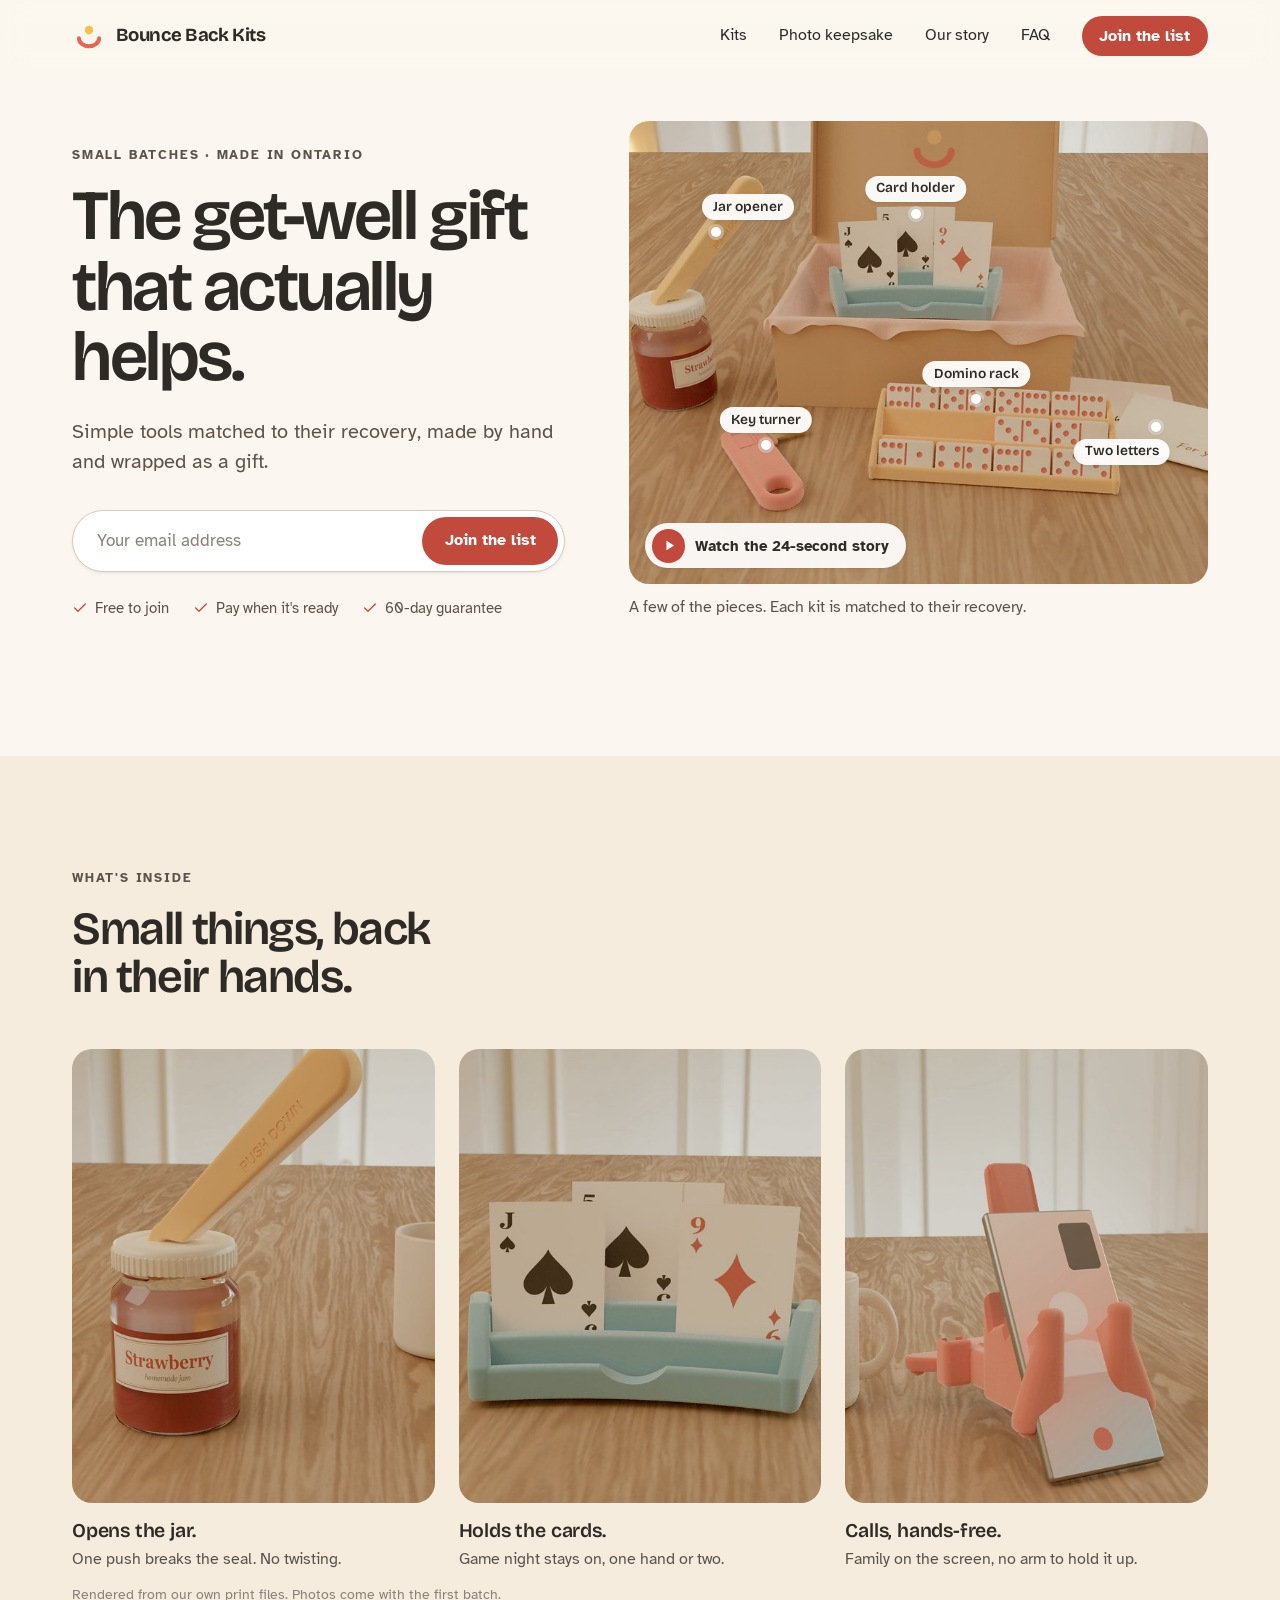
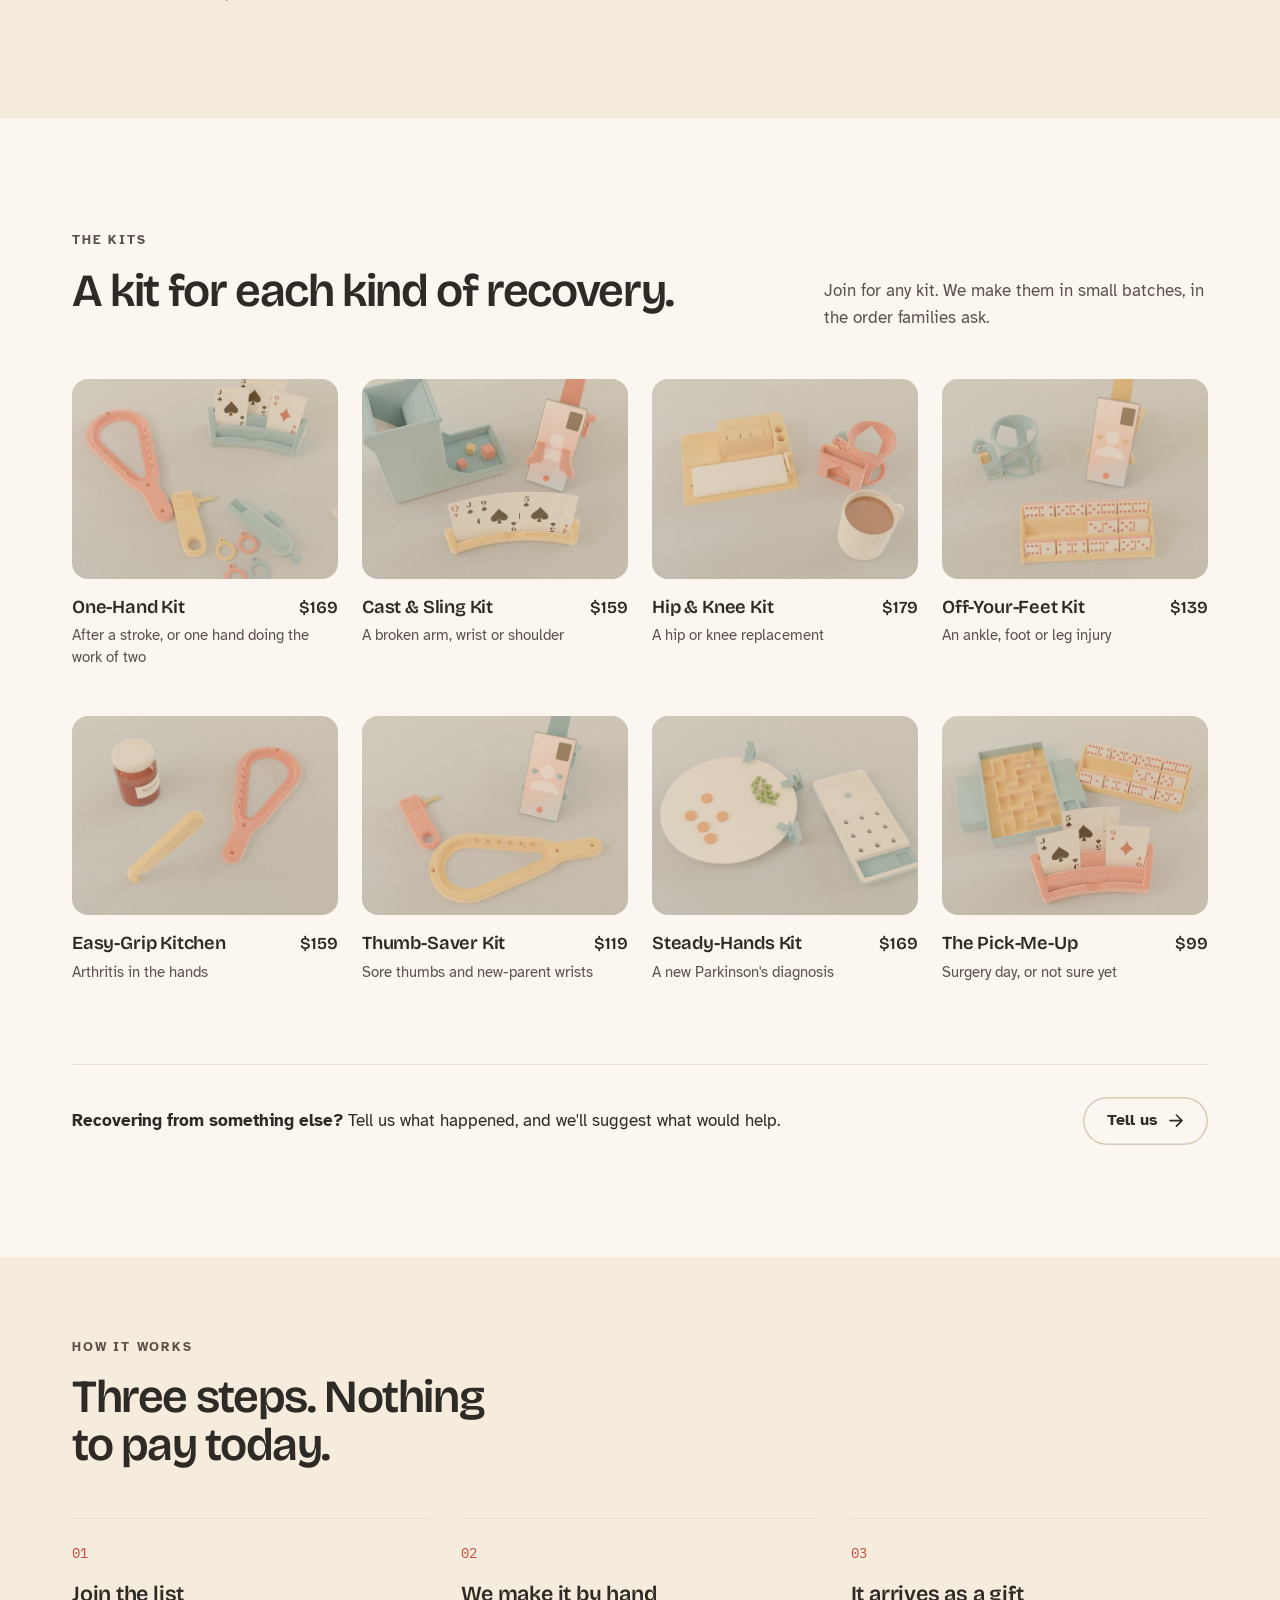
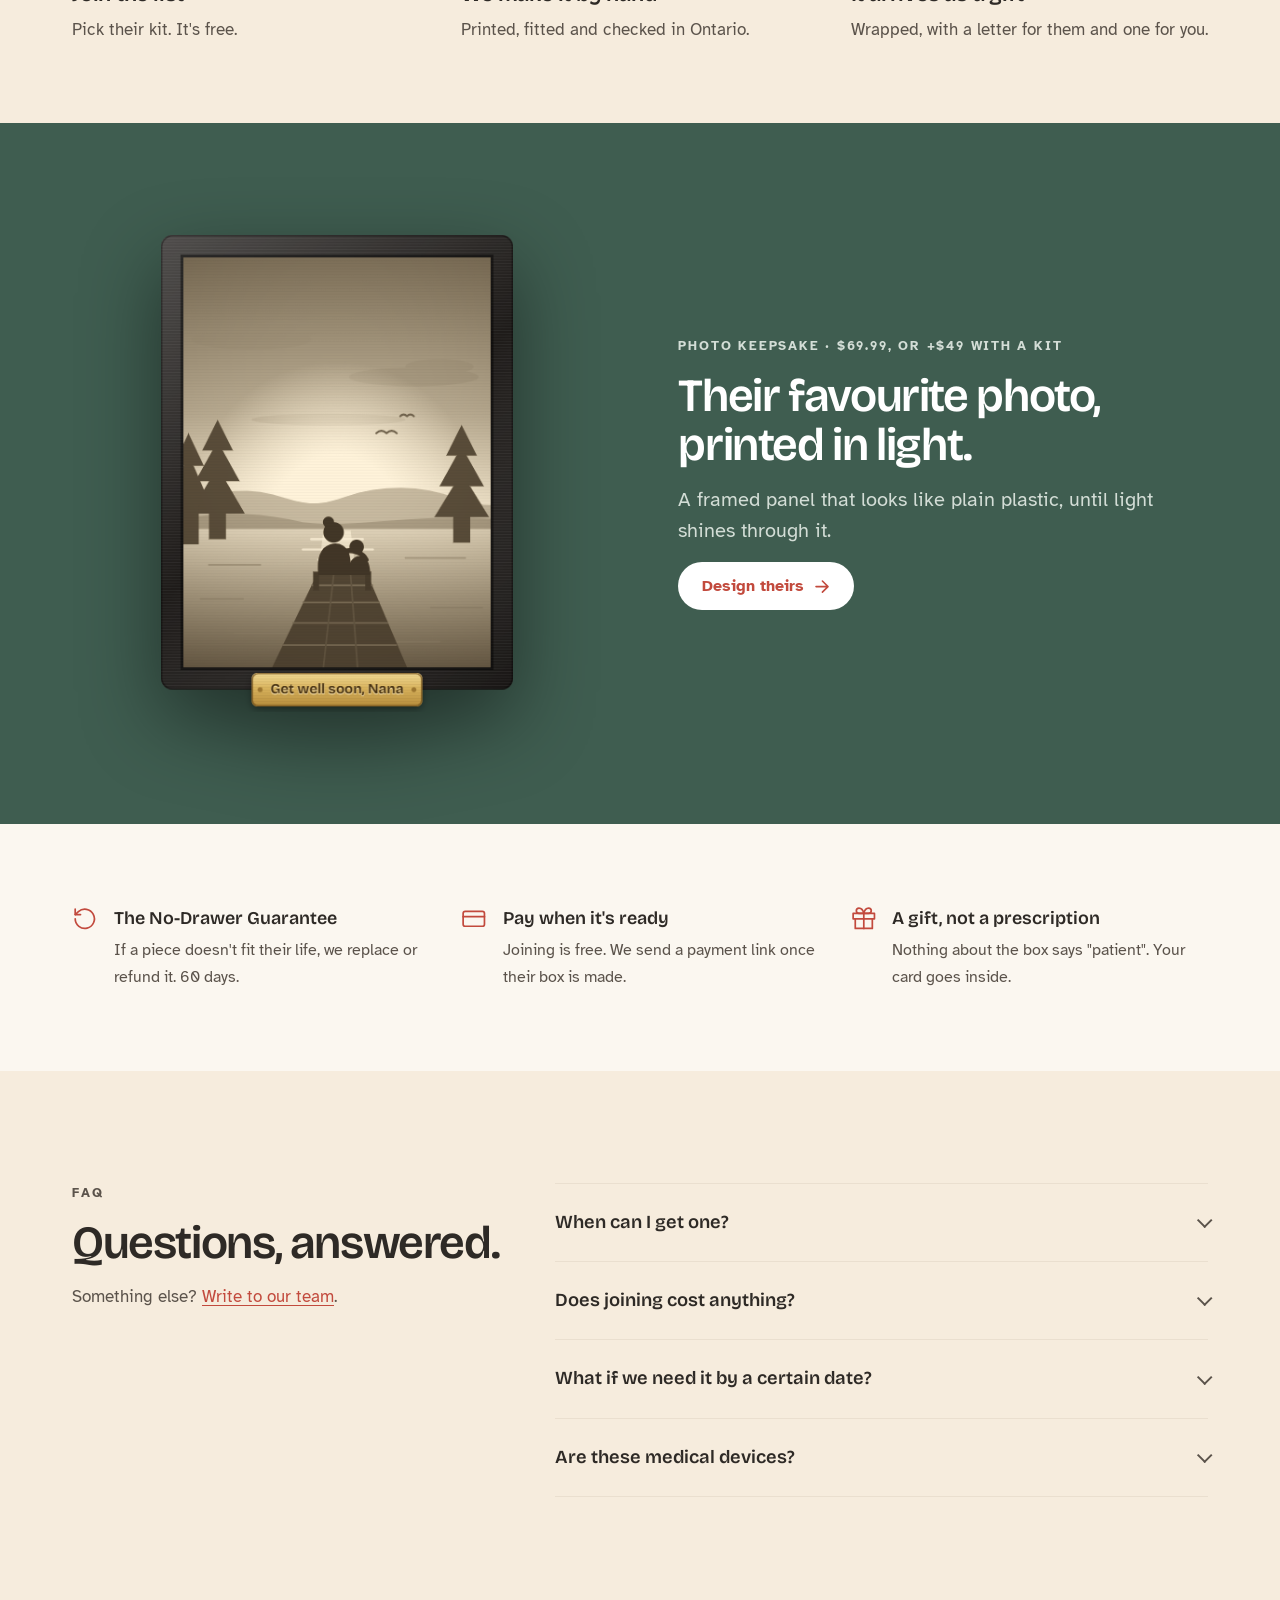
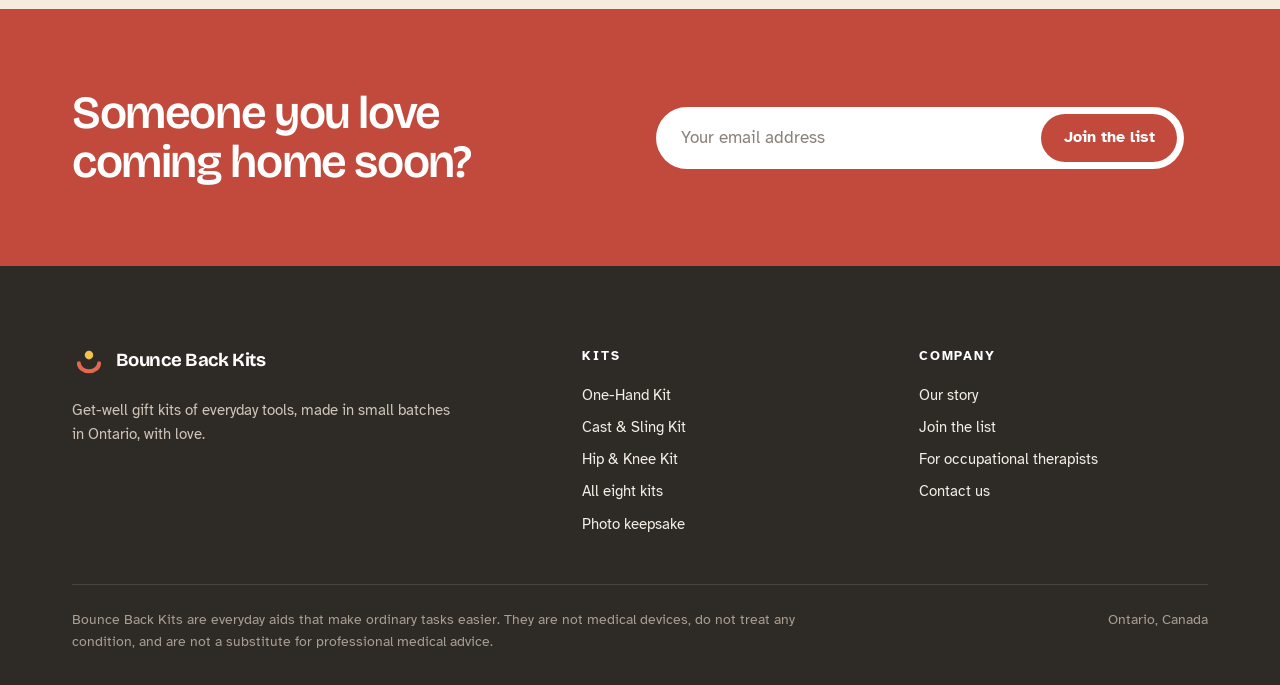
<file: index.html>
<!DOCTYPE html>
<html lang="en">
<head>
<meta charset="utf-8">
<meta name="viewport" content="width=device-width, initial-scale=1">
<title>Bounce Back Kits — the get-well gift that actually helps</title>
<meta name="description" content="Gift boxes of everyday tools matched to their recovery, made by hand in small batches in Ontario. Join the list for the kit they need — free, and you only pay when it's ready.">
<link rel="canonical" href="https://bouncebackkits.com/">
<meta name="theme-color" content="#FBF7F0">
<meta property="og:type" content="website">
<meta property="og:url" content="https://bouncebackkits.com/">
<meta property="og:title" content="Bounce Back Kits — the get-well gift that actually helps">
<meta property="og:description" content="Everyday tools matched to their recovery, made by hand in Ontario and wrapped as a gift.">
<meta property="og:image" content="https://bouncebackkits.com/assets/og-image.jpg">
<meta name="twitter:card" content="summary_large_image">
<link rel="icon" href="assets/logo-mark.svg" type="image/svg+xml">
<link rel="preconnect" href="https://fonts.googleapis.com">
<link rel="preconnect" href="https://fonts.gstatic.com" crossorigin>
<link rel="stylesheet" href="https://fonts.googleapis.com/css2?family=Bricolage+Grotesque:opsz,wght@12..96,600;12..96,700&family=Atkinson+Hyperlegible:ital,wght@0,400;0,700;1,400&family=IBM+Plex+Mono:wght@400&display=swap">
<link rel="stylesheet" href="assets/styles.css">
<link rel="preload" as="image" href="assets/tour/tour-start-800.jpg" imagesrcset="assets/tour/tour-start-800.jpg 800w, assets/tour/tour-start-1200.jpg 1200w" imagesizes="(max-width: 56rem) 100vw, 54vw" media="(prefers-reduced-motion: no-preference)">
<script>document.documentElement.classList.add("js");</script>
</head>
<body>
<a class="skip-link" href="#main">Skip to content</a>

<nav class="nav" aria-label="Main">
  <div class="nav-inner">
    <a class="wordmark" href="./"><img src="assets/logo-mark.svg" alt="" width="34" height="27">Bounce Back Kits</a>
    <button class="nav-toggle" type="button" aria-expanded="false" aria-controls="nav-links">
      <svg class="icon" viewBox="0 0 24 24" aria-hidden="true"><path d="M4 7h16M4 12h16M4 17h16"/></svg>Menu
    </button>
    <div class="nav-links" id="nav-links">
      <a href="#kits">Kits</a>
      <a href="personalize.html">Photo keepsake</a>
      <a href="about.html">Our story</a>
      <a href="#faq">FAQ</a>
      <a class="btn btn-small" href="join.html">Join the list</a>
    </div>
  </div>
</nav>

<main id="main">

<header class="hero">
  <div class="wrap hero-grid">
    <div>
      <p class="eyebrow">Small batches · made in Ontario</p>
      <h1>The <span class="nobr">get-well</span> gift that actually helps.</h1>
      <p class="lede">Simple tools matched to their recovery, made by hand and wrapped as a gift.</p>
      <form class="quick-join" data-join="quick" data-done="hero-done" action="https://formspree.io/f/xyezrllg" method="POST">
        <input type="hidden" name="kits" value="Not sure yet">
        <input type="hidden" name="source" value="Homepage hero">
        <label class="visually-hidden" for="hero-email">Your email</label>
        <div class="quick-join-row" data-main-cta>
          <input type="email" id="hero-email" name="email" autocomplete="email" placeholder="Your email address" required>
          <button class="btn" type="submit">Join the list</button>
        </div>
        <div class="honeypot" aria-hidden="true"><input type="text" name="_gotcha" tabindex="-1" autocomplete="off" aria-label="Leave empty"></div>
        <p class="form-status" role="status" aria-live="polite"></p>
      </form>
      <div class="quick-done" id="hero-done" tabindex="-1" hidden>
        <span class="icon-badge"><svg class="icon" viewBox="0 0 24 24" aria-hidden="true"><path d="M20 6 9 17l-5-5"/></svg></span>
        <div class="quick-done-body">
        <p><strong>You're on the list.</strong> Our team will write to you personally before we make your batch.</p>
        <form class="follow-up" data-join="followup" data-done="hero-more-done" data-subject="More about them" action="https://formspree.io/f/xyezrllg" method="POST">
          <input type="hidden" name="email" value=""><input type="hidden" name="kits" value=""><input type="hidden" name="source" value="">
          <label for="hero-more">What are they recovering from?</label>
          <textarea id="hero-more" name="details" rows="2" maxlength="600" required placeholder="e.g. Dad&#x27;s hip replacement is on 3 March."></textarea>
          <div class="follow-up-row"><span class="follow-up-hint">Optional. It helps us fit their kit.</span><button class="btn btn-small" type="submit">Send</button></div>
          <div class="honeypot" aria-hidden="true"><input type="text" name="_gotcha" tabindex="-1" autocomplete="off" aria-label="Leave empty"></div>
          <p class="form-status" role="status" aria-live="polite"></p>
        </form>
        <p class="follow-done" id="hero-more-done" tabindex="-1" hidden><svg class="icon" viewBox="0 0 24 24" aria-hidden="true"><path d="M20 6 9 17l-5-5"/></svg>Thanks. That helps us fit their kit.</p>
        </div>
      </div>
      <ul class="facts">
        <li><svg class="icon" viewBox="0 0 24 24" aria-hidden="true"><path d="M20 6 9 17l-5-5"/></svg>Free to join</li>
        <li><svg class="icon" viewBox="0 0 24 24" aria-hidden="true"><path d="M20 6 9 17l-5-5"/></svg>Pay when it's ready</li>
        <li><svg class="icon" viewBox="0 0 24 24" aria-hidden="true"><path d="M20 6 9 17l-5-5"/></svg>60-day guarantee</li>
      </ul>
    </div>
    <div class="hero-media">
      <div class="photo tour" data-tour>
        <picture>
          <source media="(prefers-reduced-motion: reduce)" srcset="assets/tour/tour-end-800.jpg 800w, assets/tour/tour-end-1200.jpg 1200w" sizes="(max-width: 56rem) 100vw, 54vw">
          <img class="tour-still" src="assets/tour/tour-start-800.jpg" srcset="assets/tour/tour-start-800.jpg 800w, assets/tour/tour-start-1200.jpg 1200w" data-end="assets/tour/tour-end-800.jpg 800w, assets/tour/tour-end-1200.jpg 1200w" sizes="(max-width: 56rem) 100vw, 54vw" width="1200" height="960" alt="A kraft gift box on a kitchen table, opened, with the pieces inside set out beside it." fetchpriority="high">
        </picture>
        <video class="tour-video" muted playsinline preload="none" disablepictureinpicture aria-hidden="true" tabindex="-1" width="1200" height="960" data-src-large="assets/tour/kit-tour-1200.mp4" data-src-small="assets/tour/kit-tour-800.mp4"></video>
        <ul class="tour-labels" aria-label="In this box">
          <li data-at="3.65" data-say="Holds a full hand, so game night stays on." style="--x:49.5%;--y:20%"><span>Card holder</span></li>
          <li data-at="5.15" data-say="One push breaks the seal. No twisting." style="--x:15%;--y:24%" data-side="start"><span>Jar opener</span></li>
          <li data-at="6.65" data-say="A palm push instead of a finger pinch." style="--x:23.6%;--y:70%"><span>Key turner</span></li>
          <li data-at="8.15" data-say="Tiles stand up, easy to see and pick up." style="--x:60%;--y:60%"><span>Domino rack</span></li>
          <li data-at="9.65" data-say="A letter for them, and one for you." style="--x:91%;--y:66%" data-side="end" data-below><span>Two letters</span></li>
        </ul>
        <button class="play" type="button" data-film>
          <span class="play-dot"><svg class="icon" viewBox="0 0 24 24" aria-hidden="true"><path d="M7 4.5v15l12-7.5z"/></svg></span>Watch the 24-second story
        </button>
        <button class="tour-toggle" type="button" hidden aria-label="Pause the animation">
          <svg class="icon i-pause" viewBox="0 0 24 24" aria-hidden="true"><path d="M8 5v14M16 5v14"/></svg>
          <svg class="icon i-play" viewBox="0 0 24 24" aria-hidden="true"><path d="M7 4.5v15l12-7.5z"/></svg>
          <svg class="icon i-replay" viewBox="0 0 24 24" aria-hidden="true"><path d="M3 12a9 9 0 1 0 3-6.7L3 8"/><path d="M3 3v5h5"/></svg>
        </button>
      </div>
      <p class="tour-caption" aria-hidden="true" data-end="A few of the pieces. Each kit is matched to their recovery."></p>
    </div>
  </div>
</header>

<section class="section bg-linen" aria-labelledby="moments-title">
  <div class="wrap">
    <div class="head">
      <p class="eyebrow">What's inside</p>
      <h2 id="moments-title">Small things, back in their hands.</h2>
    </div>
    <ul class="moments">
      <li class="reveal" style="--i:0">
        <div class="photo"><img src="assets/photos/use-jar-500.jpg" srcset="assets/photos/use-jar-500.jpg 500w, assets/photos/use-jar-900.jpg 900w" sizes="(max-width: 52rem) 74vw, 31vw" width="900" height="1125" alt="A yellow lever hooked under the lid of a strawberry jam jar." loading="lazy"></div>
        <h3>Opens the jar.</h3>
        <p>One push breaks the seal. No twisting.</p>
      </li>
      <li class="reveal" style="--i:1">
        <div class="photo"><img src="assets/photos/use-cards-500.jpg" srcset="assets/photos/use-cards-500.jpg 500w, assets/photos/use-cards-900.jpg 900w" sizes="(max-width: 52rem) 74vw, 31vw" width="900" height="1125" alt="A curved blue holder standing a hand of playing cards upright." loading="lazy"></div>
        <h3>Holds the cards.</h3>
        <p>Game night stays on, one hand or two.</p>
      </li>
      <li class="reveal" style="--i:2">
        <div class="photo"><img src="assets/photos/use-phone-500.jpg" srcset="assets/photos/use-phone-500.jpg 500w, assets/photos/use-phone-900.jpg 900w" sizes="(max-width: 52rem) 74vw, 31vw" width="900" height="1125" alt="A coral stand holding a phone upright on a video call." loading="lazy"></div>
        <h3>Calls, hands-free.</h3>
        <p>Family on the screen, no arm to hold it up.</p>
      </li>
    </ul>
    <p class="photo-note">Rendered from our own print files. Photos come with the first batch.</p>
  </div>
</section>

<section class="section" id="kits" aria-labelledby="kits-title">
  <div class="wrap">
    <div class="head-row">
      <div class="head">
        <p class="eyebrow">The kits</p>
        <h2 id="kits-title">A kit for each kind of recovery.</h2>
      </div>
      <p class="muted" style="max-width:24rem;margin:0">Join for any kit. We make them in small batches, in the order families ask.</p>
    </div>
    <ul class="kits">
      <li class="reveal" style="--i:0"><a class="kit" href="kits/one-hand.html">
        <div class="photo"><img src="assets/photos/kit-one-hand-600.jpg" srcset="assets/photos/kit-one-hand-600.jpg 600w, assets/photos/kit-one-hand-1000.jpg 1000w" sizes="(max-width: 64rem) 46vw, 18rem" width="1000" height="750" alt="" loading="lazy"></div>
        <div class="kit-meta"><h3>One-Hand Kit</h3><span class="price">$169</span></div>
        <p class="for">After a stroke, or one hand doing the work of two</p>
      </a></li>
      <li class="reveal" style="--i:1"><a class="kit" href="kits/cast-sling.html">
        <div class="photo"><img src="assets/photos/kit-cast-sling-600.jpg" srcset="assets/photos/kit-cast-sling-600.jpg 600w, assets/photos/kit-cast-sling-1000.jpg 1000w" sizes="(max-width: 64rem) 46vw, 18rem" width="1000" height="750" alt="" loading="lazy"></div>
        <div class="kit-meta"><h3>Cast &amp; Sling Kit</h3><span class="price">$159</span></div>
        <p class="for">A broken arm, wrist or shoulder</p>
      </a></li>
      <li class="reveal" style="--i:2"><a class="kit" href="kits/hip-knee.html">
        <div class="photo"><img src="assets/photos/kit-hip-knee-600.jpg" srcset="assets/photos/kit-hip-knee-600.jpg 600w, assets/photos/kit-hip-knee-1000.jpg 1000w" sizes="(max-width: 64rem) 46vw, 18rem" width="1000" height="750" alt="" loading="lazy"></div>
        <div class="kit-meta"><h3>Hip &amp; Knee Kit</h3><span class="price">$179</span></div>
        <p class="for">A hip or knee replacement</p>
      </a></li>
      <li class="reveal" style="--i:3"><a class="kit" href="join.html?kit=off-your-feet">
        <div class="photo"><img src="assets/photos/kit-off-your-feet-600.jpg" srcset="assets/photos/kit-off-your-feet-600.jpg 600w, assets/photos/kit-off-your-feet-1000.jpg 1000w" sizes="(max-width: 64rem) 46vw, 18rem" width="1000" height="750" alt="" loading="lazy"></div>
        <div class="kit-meta"><h3>Off-Your-Feet Kit</h3><span class="price">$139</span></div>
        <p class="for">An ankle, foot or leg injury</p>
      </a></li>
      <li class="reveal" style="--i:0"><a class="kit" href="join.html?kit=easy-grip">
        <div class="photo"><img src="assets/photos/kit-easy-grip-600.jpg" srcset="assets/photos/kit-easy-grip-600.jpg 600w, assets/photos/kit-easy-grip-1000.jpg 1000w" sizes="(max-width: 64rem) 46vw, 18rem" width="1000" height="750" alt="" loading="lazy"></div>
        <div class="kit-meta"><h3>Easy-Grip Kitchen</h3><span class="price">$159</span></div>
        <p class="for">Arthritis in the hands</p>
      </a></li>
      <li class="reveal" style="--i:1"><a class="kit" href="join.html?kit=thumb-saver">
        <div class="photo"><img src="assets/photos/kit-thumb-saver-600.jpg" srcset="assets/photos/kit-thumb-saver-600.jpg 600w, assets/photos/kit-thumb-saver-1000.jpg 1000w" sizes="(max-width: 64rem) 46vw, 18rem" width="1000" height="750" alt="" loading="lazy"></div>
        <div class="kit-meta"><h3>Thumb-Saver Kit</h3><span class="price">$119</span></div>
        <p class="for">Sore thumbs and new-parent wrists</p>
      </a></li>
      <li class="reveal" style="--i:2"><a class="kit" href="join.html?kit=steady-hands">
        <div class="photo"><img src="assets/photos/kit-steady-hands-600.jpg" srcset="assets/photos/kit-steady-hands-600.jpg 600w, assets/photos/kit-steady-hands-1000.jpg 1000w" sizes="(max-width: 64rem) 46vw, 18rem" width="1000" height="750" alt="" loading="lazy"></div>
        <div class="kit-meta"><h3>Steady-Hands Kit</h3><span class="price">$169</span></div>
        <p class="for">A new Parkinson's diagnosis</p>
      </a></li>
      <li class="reveal" style="--i:3"><a class="kit" href="join.html?kit=pick-me-up">
        <div class="photo"><img src="assets/photos/kit-pick-me-up-600.jpg" srcset="assets/photos/kit-pick-me-up-600.jpg 600w, assets/photos/kit-pick-me-up-1000.jpg 1000w" sizes="(max-width: 64rem) 46vw, 18rem" width="1000" height="750" alt="" loading="lazy"></div>
        <div class="kit-meta"><h3>The Pick-Me-Up</h3><span class="price">$99</span></div>
        <p class="for">Surgery day, or not sure yet</p>
      </a></li>
    </ul>
    <div class="kits-more">
      <p><strong>Recovering from something else?</strong> Tell us what happened, and we'll suggest what would help.</p>
      <a class="btn btn-quiet" href="join.html?kit=other" role="button" data-opens="else-panel" aria-controls="else-panel" aria-expanded="false">Tell us <svg class="icon icon-arrow" viewBox="0 0 24 24" aria-hidden="true"><path d="M5 12h14M13 5l7 7-7 7"/></svg></a>
    </div>
    <div class="else-panel" id="else-panel" hidden>
      <form class="else-form" data-join="else" data-done="else-done" action="https://formspree.io/f/xyezrllg" method="POST">
        <input type="hidden" name="kits" value="Something else">
        <input type="hidden" name="source" value="Homepage: recovering from something else">
        <div class="jf-field">
          <label for="else-details">What are they recovering from?</label>
          <textarea id="else-details" name="details" rows="3" maxlength="600" required placeholder="e.g. Mum broke her collarbone. She lives alone and is right-handed."></textarea>
        </div>
        <div class="else-row">
          <div class="jf-field">
            <label for="else-email">Your email</label>
            <input type="email" id="else-email" name="email" autocomplete="email" required>
          </div>
          <button class="btn" type="submit">Send</button>
        </div>
        <div class="honeypot" aria-hidden="true"><input type="text" name="_gotcha" tabindex="-1" autocomplete="off" aria-label="Leave empty"></div>
        <p class="form-status" role="status" aria-live="polite"></p>
        <p class="consent">Free, no obligation. We'll write back personally with the pieces that would help.</p>
      </form>
      <div class="quick-done" id="else-done" tabindex="-1" hidden>
        <span class="icon-badge"><svg class="icon" viewBox="0 0 24 24" aria-hidden="true"><path d="M20 6 9 17l-5-5"/></svg></span>
        <p><strong>Thanks, we've got it.</strong> We'll write back personally with the pieces that would help.</p>
      </div>
    </div>
  </div>
</section>

<section class="section-tight bg-linen" aria-labelledby="how-title">
  <div class="wrap">
    <div class="head">
      <p class="eyebrow">How it works</p>
      <h2 id="how-title">Three steps. Nothing to pay today.</h2>
    </div>
    <ol class="steps">
      <li><h3>Join the list</h3><p>Pick their kit. It's free.</p></li>
      <li><h3>We make it by hand</h3><p>Printed, fitted and checked in Ontario.</p></li>
      <li><h3>It arrives as a gift</h3><p>Wrapped, with a letter for them and one for you.</p></li>
    </ol>
  </div>
</section>

<section class="section bg-ink" aria-labelledby="keepsake-title">
  <div class="wrap split">
    <div class="split-media"><img class="keepsake-img reveal" src="assets/art/litho-example-render.png" alt="A black-framed lithophane glowing from behind, showing two people on a dock at sunset, with a gold nameplate reading Get well soon, Nana." width="378" height="512" loading="lazy"></div>
    <div>
      <p class="eyebrow">Photo keepsake · $69.99, or +$49 with a kit</p>
      <h2 id="keepsake-title">Their favourite photo, printed in light.</h2>
      <p class="lede">A framed panel that looks like plain plastic, until light shines through it.</p>
      <a class="btn btn-white" href="personalize.html">Design theirs <svg class="icon icon-arrow" viewBox="0 0 24 24" aria-hidden="true"><path d="M5 12h14M13 5l7 7-7 7"/></svg></a>
    </div>
  </div>
</section>

<section class="section-tight" aria-label="Our promises">
  <div class="wrap">
    <ul class="promises">
      <li><svg class="icon" viewBox="0 0 24 24" aria-hidden="true"><path d="M3 12a9 9 0 1 0 3-6.7L3 8"/><path d="M3 3v5h5"/></svg><div><strong>The No-Drawer Guarantee</strong><span>If a piece doesn't fit their life, we replace or refund it. 60 days.</span></div></li>
      <li><svg class="icon" viewBox="0 0 24 24" aria-hidden="true"><rect x="2" y="5" width="20" height="14" rx="2"/><path d="M2 10h20"/></svg><div><strong>Pay when it's ready</strong><span>Joining is free. We send a payment link once their box is made.</span></div></li>
      <li><svg class="icon" viewBox="0 0 24 24" aria-hidden="true"><path d="M20 12v9H4v-9"/><path d="M2 7h20v5H2z"/><path d="M12 21V7"/><path d="M12 7H7.5a2.5 2.5 0 0 1 0-5C11 2 12 7 12 7z"/><path d="M12 7h4.5a2.5 2.5 0 0 0 0-5C13 2 12 7 12 7z"/></svg><div><strong>A gift, not a prescription</strong><span>Nothing about the box says "patient". Your card goes inside.</span></div></li>
    </ul>
  </div>
</section>

<section class="section bg-linen" id="faq" aria-labelledby="faq-title">
  <div class="wrap faq-grid">
    <div>
      <p class="eyebrow">FAQ</p>
      <h2 id="faq-title">Questions, answered.</h2>
      <p class="muted">Something else? <a href="contact.html">Write to our team</a>.</p>
    </div>
    <div class="faq">
      <details>
        <summary>When can I get one?</summary>
        <p>We make kits in small batches and work through the list in order. We'll write to you personally before we make yours.</p>
      </details>
      <details>
        <summary>Does joining cost anything?</summary>
        <p>No. When their box is ready we send the total and a secure payment link. If the timing no longer works, just say no thanks.</p>
      </details>
      <details>
        <summary>What if we need it by a certain date?</summary>
        <p>Pick "By a date" when you <a href="join.html">join the list</a> and tell us the date. If we can make it in time we will, and if we can't, we'll tell you honestly.</p>
      </details>
      <details>
        <summary>Are these medical devices?</summary>
        <p>No. They're everyday aids that make ordinary tasks easier. If their care team has recommended specific equipment, follow that first.</p>
      </details>
    </div>
  </div>
</section>

<section class="closing" aria-labelledby="closing-title">
  <div class="wrap closing-inner">
    <h2 id="closing-title">Someone you love coming home soon?</h2>
    <div>
      <form class="quick-join" data-join="quick" data-done="band-done" action="https://formspree.io/f/xyezrllg" method="POST">
        <input type="hidden" name="kits" value="Not sure yet">
        <input type="hidden" name="source" value="Homepage closing band">
        <label class="visually-hidden" for="band-email">Your email</label>
        <div class="quick-join-row">
          <input type="email" id="band-email" name="email" autocomplete="email" placeholder="Your email address" required>
          <button class="btn" type="submit">Join the list</button>
        </div>
        <div class="honeypot" aria-hidden="true"><input type="text" name="_gotcha" tabindex="-1" autocomplete="off" aria-label="Leave empty"></div>
        <p class="form-status" role="status" aria-live="polite"></p>
      </form>
      <div class="quick-done" id="band-done" tabindex="-1" hidden>
        <span class="icon-badge"><svg class="icon" viewBox="0 0 24 24" aria-hidden="true"><path d="M20 6 9 17l-5-5"/></svg></span>
        <div class="quick-done-body">
        <p><strong>You're on the list.</strong> Our team will write to you personally before we make your batch.</p>
        <form class="follow-up" data-join="followup" data-done="band-more-done" data-subject="More about them" action="https://formspree.io/f/xyezrllg" method="POST">
          <input type="hidden" name="email" value=""><input type="hidden" name="kits" value=""><input type="hidden" name="source" value="">
          <label for="band-more">What are they recovering from?</label>
          <textarea id="band-more" name="details" rows="2" maxlength="600" required placeholder="e.g. Mum broke her wrist last week."></textarea>
          <div class="follow-up-row"><span class="follow-up-hint">Optional. It helps us fit their kit.</span><button class="btn btn-small" type="submit">Send</button></div>
          <div class="honeypot" aria-hidden="true"><input type="text" name="_gotcha" tabindex="-1" autocomplete="off" aria-label="Leave empty"></div>
          <p class="form-status" role="status" aria-live="polite"></p>
        </form>
        <p class="follow-done" id="band-more-done" tabindex="-1" hidden><svg class="icon" viewBox="0 0 24 24" aria-hidden="true"><path d="M20 6 9 17l-5-5"/></svg>Thanks. That helps us fit their kit.</p>
        </div>
      </div>
    </div>
  </div>
</section>

</main>

<dialog class="film" id="film" aria-label="The Bounce Back Kits story, 24 seconds">
  <video muted playsinline preload="none" poster="assets/film/story-poster.jpg" width="1280" height="720">
    <source src="assets/film/story.mp4" type="video/mp4">
  </video>
  <div class="film-bar">
    <p class="film-caption" aria-live="polite"></p>
    <button class="film-close" type="button" data-film-close>Close</button>
  </div>
</dialog>

<footer>
  <div class="wrap">
    <div class="footer-grid">
      <div>
        <a class="wordmark" href="./"><img src="assets/logo-mark.svg" alt="" width="34" height="27">Bounce Back Kits</a>
        <p class="footer-note">Get-well gift kits of everyday tools, made in small batches in Ontario, with love.</p>
      </div>
      <div>
        <h4>Kits</h4>
        <ul>
          <li><a href="kits/one-hand.html">One-Hand Kit</a></li>
          <li><a href="kits/cast-sling.html">Cast &amp; Sling Kit</a></li>
          <li><a href="kits/hip-knee.html">Hip &amp; Knee Kit</a></li>
          <li><a href="#kits">All eight kits</a></li>
          <li><a href="personalize.html">Photo keepsake</a></li>
        </ul>
      </div>
      <div>
        <h4>Company</h4>
        <ul>
          <li><a href="about.html">Our story</a></li>
          <li><a href="join.html">Join the list</a></li>
          <li><a href="contact.html?topic=ot">For occupational therapists</a></li>
          <li><a href="contact.html">Contact us</a></li>
        </ul>
      </div>
    </div>
    <div class="footer-bottom">
      <p>Bounce Back Kits are everyday aids that make ordinary tasks easier. They are not medical devices, do not treat any condition, and are not a substitute for professional medical advice.</p>
      <p>Ontario, Canada</p>
    </div>
  </div>
</footer>

<script src="assets/site.js"></script>
<script src="assets/join.js"></script>
<script src="assets/film.js"></script>
<script src="assets/tour.js"></script>
</body>
</html>
</file>
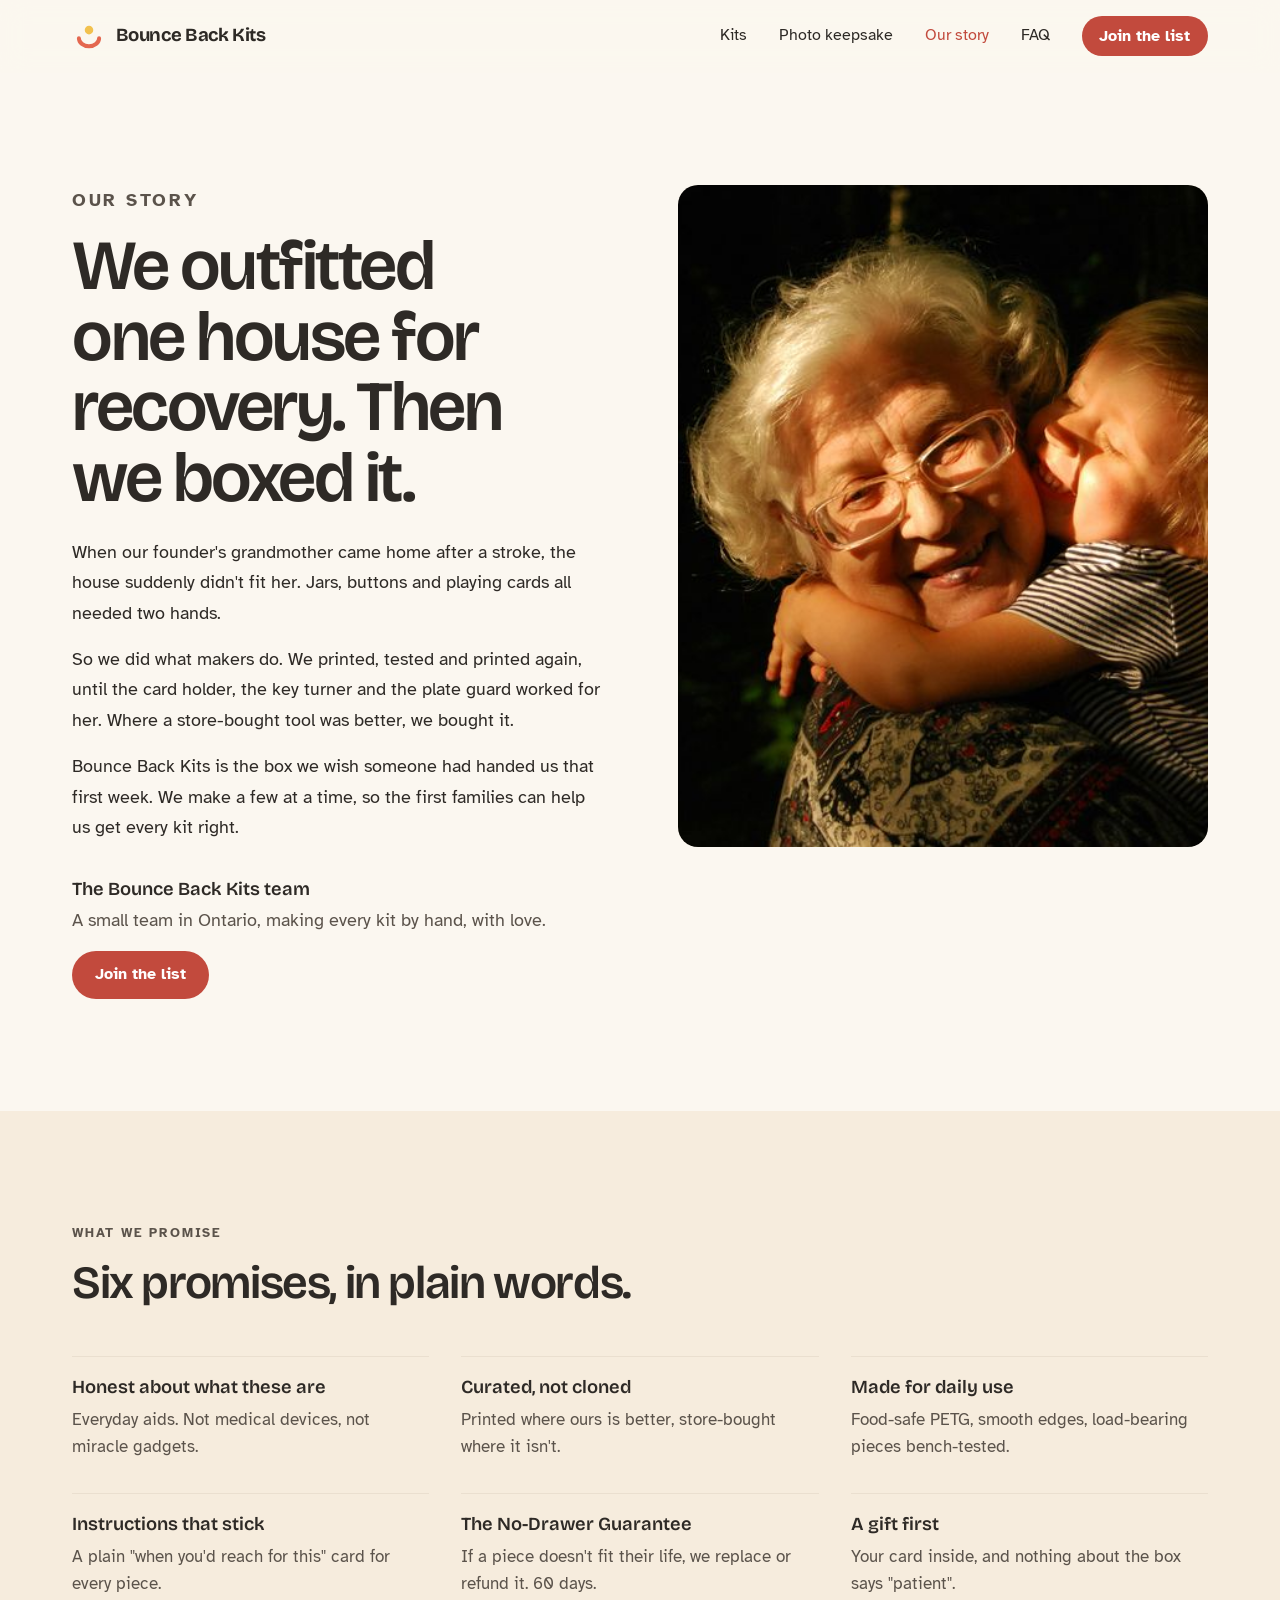
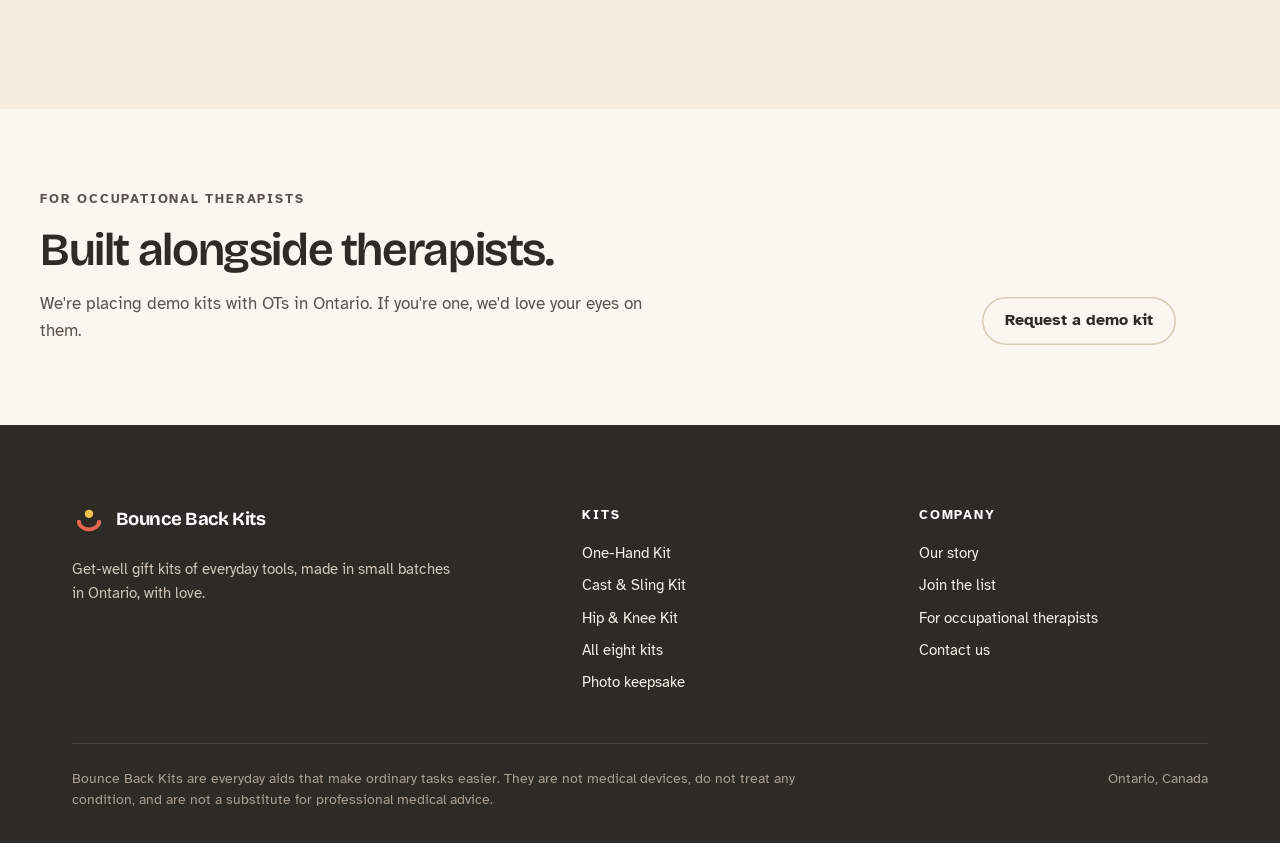
<file: about.html>
<!DOCTYPE html>
<html lang="en">
<head>
<meta charset="utf-8">
<meta name="viewport" content="width=device-width, initial-scale=1">
<title>Our story — Bounce Back Kits</title>
<meta name="description" content="We outfitted one house for recovery, then boxed it: get-well kits of everyday tools, made in small batches in Ontario.">
<link rel="canonical" href="https://bouncebackkits.com/about.html">
<meta name="theme-color" content="#FBF7F0">
<meta property="og:type" content="website">
<meta property="og:url" content="https://bouncebackkits.com/about.html">
<meta property="og:title" content="Our story — Bounce Back Kits">
<meta property="og:description" content="We outfitted one house for recovery, then boxed it: get-well kits of everyday tools, made in small batches in Ontario.">
<meta property="og:image" content="https://bouncebackkits.com/assets/og-image.jpg">
<meta name="twitter:card" content="summary_large_image">
<link rel="icon" href="assets/logo-mark.svg" type="image/svg+xml">
<link rel="preconnect" href="https://fonts.googleapis.com">
<link rel="preconnect" href="https://fonts.gstatic.com" crossorigin>
<link rel="stylesheet" href="https://fonts.googleapis.com/css2?family=Bricolage+Grotesque:opsz,wght@12..96,600;12..96,700&family=Atkinson+Hyperlegible:ital,wght@0,400;0,700;1,400&family=IBM+Plex+Mono:wght@400&display=swap">
<link rel="stylesheet" href="assets/styles.css">
<script>document.documentElement.classList.add("js");</script>
</head>
<body>
<a class="skip-link" href="#main">Skip to content</a>

<nav class="nav" aria-label="Main">
  <div class="nav-inner">
    <a class="wordmark" href="./"><img src="assets/logo-mark.svg" alt="" width="34" height="27">Bounce Back Kits</a>
    <button class="nav-toggle" type="button" aria-expanded="false" aria-controls="nav-links">
      <svg class="icon" viewBox="0 0 24 24" aria-hidden="true"><path d="M4 7h16M4 12h16M4 17h16"/></svg>Menu
    </button>
    <div class="nav-links" id="nav-links">
      <a href="index.html#kits">Kits</a>
      <a href="personalize.html">Photo keepsake</a>
      <a href="about.html" aria-current="page">Our story</a>
      <a href="index.html#faq">FAQ</a>
      <a class="btn btn-small" href="join.html">Join the list</a>
    </div>
  </div>
</nav>

<main id="main">
<section class="section">
  <div class="wrap split" style="align-items:start">
    <div class="story">
      <p class="eyebrow">Our story</p>
      <h1>We outfitted one house for recovery. Then we boxed it.</h1>
      <p>When our founder's grandmother came home after a stroke, the house suddenly didn't fit her. Jars, buttons and playing cards all needed two hands.</p>
      <p>So we did what makers do. We printed, tested and printed again, until the card holder, the key turner and the plate guard worked for her. Where a store-bought tool was better, we bought it.</p>
      <p>Bounce Back Kits is the box we wish someone had handed us that first week. We make a few at a time, so the first families can help us get every kit right.</p>
      <p class="sign">The Bounce Back Kits team<br><span class="muted" style="font-family:var(--font-body);font-weight:400">A small team in Ontario, making every kit by hand, with love.</span></p>
      <a class="btn" href="join.html">Join the list</a>
    </div>
    <div class="photo" style="aspect-ratio:4/5"><img src="assets/photos/p1-together-1600.jpg" srcset="assets/photos/p1-together-800.jpg 800w, assets/photos/p1-together-1600.jpg 1600w" sizes="(max-width: 52rem) 100vw, 45vw" alt="" width="1600" height="1067" style="object-position:40% 50%"></div>
  </div>
</section>

<section class="section bg-linen" aria-labelledby="promise-title">
  <div class="wrap">
    <div class="head"><p class="eyebrow">What we promise</p><h2 id="promise-title">Six promises, in plain words.</h2></div>
    <ul class="promise-grid">
      <li><strong>Honest about what these are</strong><span>Everyday aids. Not medical devices, not miracle gadgets.</span></li>
      <li><strong>Curated, not cloned</strong><span>Printed where ours is better, store-bought where it isn&#x27;t.</span></li>
      <li><strong>Made for daily use</strong><span>Food-safe PETG, smooth edges, load-bearing pieces bench-tested.</span></li>
      <li><strong>Instructions that stick</strong><span>A plain &quot;when you&#x27;d reach for this&quot; card for every piece.</span></li>
      <li><strong>The No-Drawer Guarantee</strong><span>If a piece doesn&#x27;t fit their life, we replace or refund it. 60 days.</span></li>
      <li><strong>A gift first</strong><span>Your card inside, and nothing about the box says &quot;patient&quot;.</span></li>
    </ul>
  </div>
</section>

<section class="section-tight" aria-labelledby="ot-title">
  <div class="wrap head-row" style="margin:0">
    <div class="head">
      <p class="eyebrow">For occupational therapists</p>
      <h2 id="ot-title">Built alongside therapists.</h2>
      <p class="muted">We're placing demo kits with OTs in Ontario. If you're one, we'd love your eyes on them.</p>
    </div>
    <a class="btn btn-quiet" href="contact.html?topic=ot">Request a demo kit</a>
  </div>
</section>
</main>

<footer>
  <div class="wrap">
    <div class="footer-grid">
      <div>
        <a class="wordmark" href="./"><img src="assets/logo-mark.svg" alt="" width="34" height="27">Bounce Back Kits</a>
        <p class="footer-note">Get-well gift kits of everyday tools, made in small batches in Ontario, with love.</p>
      </div>
      <div>
        <h4>Kits</h4>
        <ul>
          <li><a href="kits/one-hand.html">One-Hand Kit</a></li>
          <li><a href="kits/cast-sling.html">Cast &amp; Sling Kit</a></li>
          <li><a href="kits/hip-knee.html">Hip &amp; Knee Kit</a></li>
          <li><a href="index.html#kits">All eight kits</a></li>
          <li><a href="personalize.html">Photo keepsake</a></li>
        </ul>
      </div>
      <div>
        <h4>Company</h4>
        <ul>
          <li><a href="about.html">Our story</a></li>
          <li><a href="join.html">Join the list</a></li>
          <li><a href="contact.html?topic=ot">For occupational therapists</a></li>
          <li><a href="contact.html">Contact us</a></li>
        </ul>
      </div>
    </div>
    <div class="footer-bottom">
      <p>Bounce Back Kits are everyday aids that make ordinary tasks easier. They are not medical devices, do not treat any condition, and are not a substitute for professional medical advice.</p>
      <p>Ontario, Canada</p>
    </div>
  </div>
</footer>

<script src="assets/site.js"></script>
<script src="assets/join.js"></script>
</body>
</html>
</file>
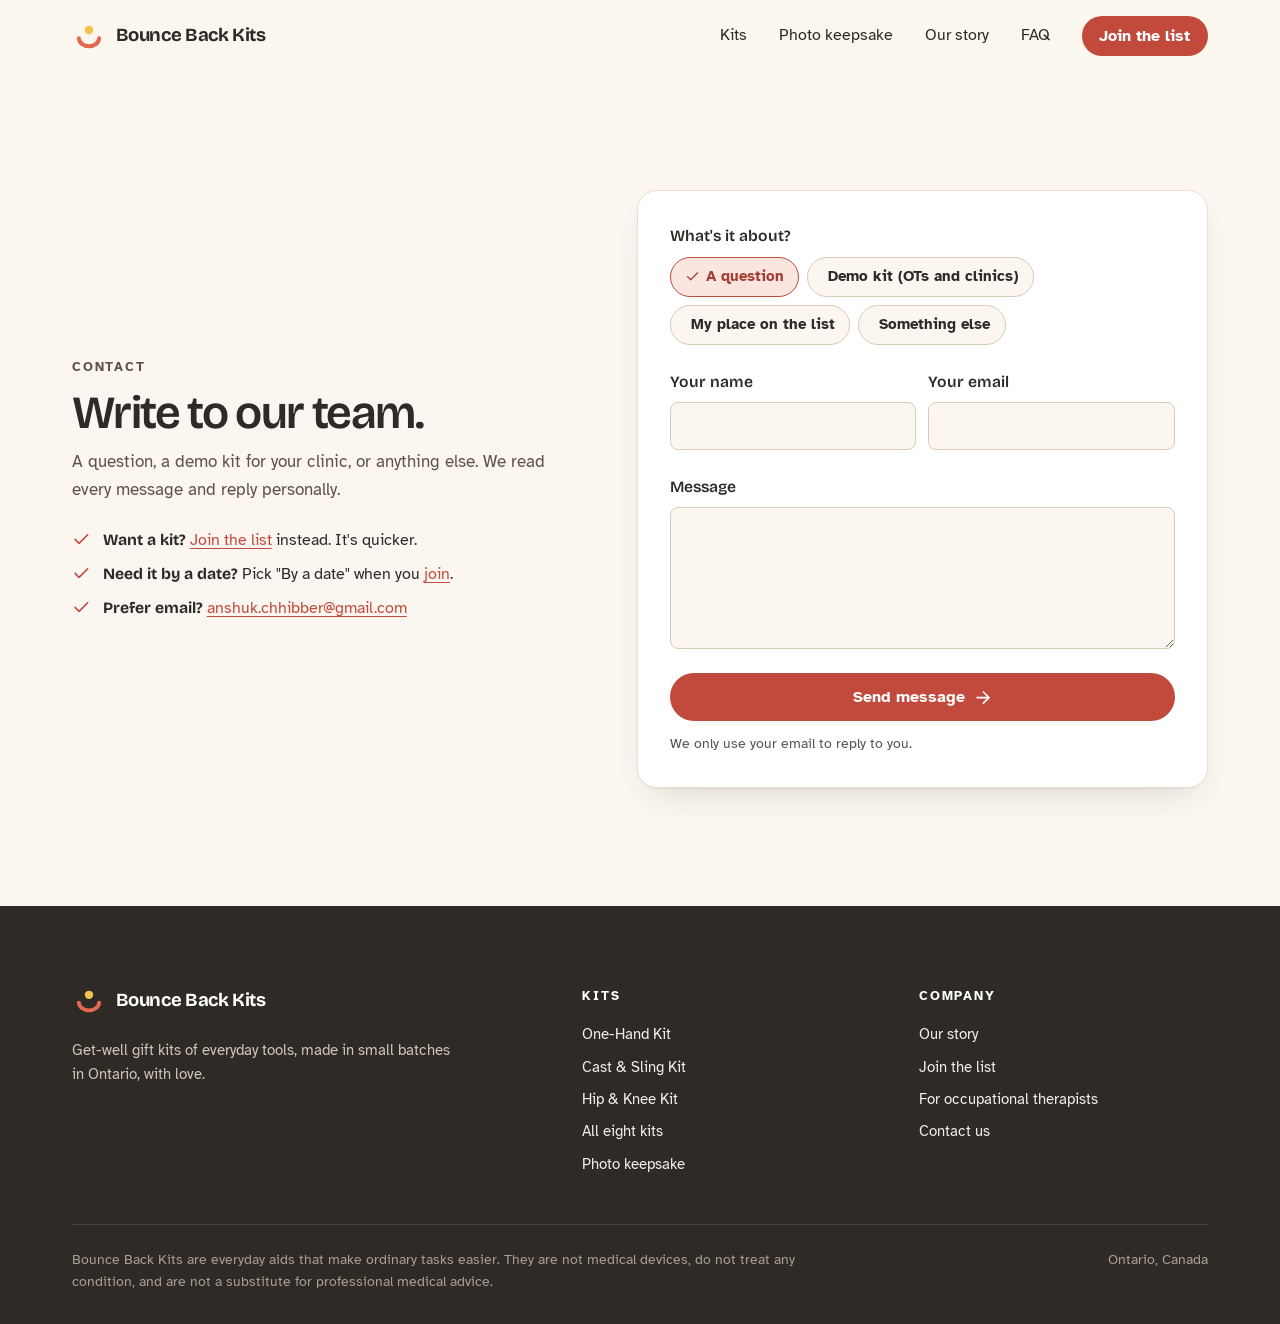
<file: contact.html>
<!DOCTYPE html>
<html lang="en">
<head>
<meta charset="utf-8">
<meta name="viewport" content="width=device-width, initial-scale=1">
<title>Contact — Bounce Back Kits</title>
<meta name="description" content="Write to the Bounce Back Kits team: questions, demo kits for occupational therapists, or anything else.">
<link rel="canonical" href="https://bouncebackkits.com/contact.html">
<meta name="theme-color" content="#FBF7F0">
<meta property="og:type" content="website">
<meta property="og:url" content="https://bouncebackkits.com/contact.html">
<meta property="og:title" content="Contact — Bounce Back Kits">
<meta property="og:description" content="Write to the Bounce Back Kits team: questions, demo kits for occupational therapists, or anything else.">
<meta property="og:image" content="https://bouncebackkits.com/assets/og-image.jpg">
<meta name="twitter:card" content="summary_large_image">
<link rel="icon" href="assets/logo-mark.svg" type="image/svg+xml">
<link rel="preconnect" href="https://fonts.googleapis.com">
<link rel="preconnect" href="https://fonts.gstatic.com" crossorigin>
<link rel="stylesheet" href="https://fonts.googleapis.com/css2?family=Bricolage+Grotesque:opsz,wght@12..96,600;12..96,700&family=Atkinson+Hyperlegible:ital,wght@0,400;0,700;1,400&family=IBM+Plex+Mono:wght@400&display=swap">
<link rel="stylesheet" href="assets/styles.css">
<script>document.documentElement.classList.add("js");</script>
</head>
<body>
<a class="skip-link" href="#main">Skip to content</a>

<nav class="nav" aria-label="Main">
  <div class="nav-inner">
    <a class="wordmark" href="./"><img src="assets/logo-mark.svg" alt="" width="34" height="27">Bounce Back Kits</a>
    <button class="nav-toggle" type="button" aria-expanded="false" aria-controls="nav-links">
      <svg class="icon" viewBox="0 0 24 24" aria-hidden="true"><path d="M4 7h16M4 12h16M4 17h16"/></svg>Menu
    </button>
    <div class="nav-links" id="nav-links">
      <a href="index.html#kits">Kits</a>
      <a href="personalize.html">Photo keepsake</a>
      <a href="about.html">Our story</a>
      <a href="index.html#faq">FAQ</a>
      <a class="btn btn-small" href="join.html">Join the list</a>
    </div>
  </div>
</nav>

<main id="main">
<div class="wrap join-screen">
  <section class="join-pitch" aria-labelledby="contact-title">
    <p class="kicker">Contact</p>
    <h1 id="contact-title">Write to our team.</h1>
    <p class="join-lede">A question, a demo kit for your clinic, or anything else. We read every message and reply personally.</p>
    <ul class="tick-list join-ticks">
      <li><svg class="icon" viewBox="0 0 24 24" aria-hidden="true"><path d="M20 6 9 17l-5-5"/></svg><span><strong>Want a kit?</strong> <a href="join.html">Join the list</a> instead. It's quicker.</span></li>
      <li><svg class="icon" viewBox="0 0 24 24" aria-hidden="true"><path d="M20 6 9 17l-5-5"/></svg><span><strong>Need it by a date?</strong> Pick "By a date" when you <a href="join.html">join</a>.</span></li>
      <li><svg class="icon" viewBox="0 0 24 24" aria-hidden="true"><path d="M20 6 9 17l-5-5"/></svg><span><strong>Prefer email?</strong> <a href="mailto:anshuk.chhibber@gmail.com">anshuk.chhibber@gmail.com</a></span></li>
    </ul>
  </section>

  <div class="join-card">
    <form class="join-form" id="contact-form" data-join="contact" data-done="contact-done" data-subject="Contact" action="https://formspree.io/f/xyezrllg" method="POST">
      <input type="hidden" name="source" value="Contact page">
      <fieldset class="jf-group">
        <legend>What's it about?</legend>
        <div class="chip-set">
            <label class="chip-toggle"><input type="radio" name="topic" value="A question" data-topic="question" checked><span><svg class="icon" viewBox="0 0 24 24" aria-hidden="true"><path d="M20 6 9 17l-5-5"/></svg>A question</span></label>
            <label class="chip-toggle"><input type="radio" name="topic" value="Demo kit for an OT or clinic" data-topic="ot" id="topic-ot"><span><svg class="icon" viewBox="0 0 24 24" aria-hidden="true"><path d="M20 6 9 17l-5-5"/></svg>Demo kit (OTs and clinics)</span></label>
            <label class="chip-toggle"><input type="radio" name="topic" value="About my place on the list" data-topic="list"><span><svg class="icon" viewBox="0 0 24 24" aria-hidden="true"><path d="M20 6 9 17l-5-5"/></svg>My place on the list</span></label>
            <label class="chip-toggle"><input type="radio" name="topic" value="Something else" data-topic="other"><span><svg class="icon" viewBox="0 0 24 24" aria-hidden="true"><path d="M20 6 9 17l-5-5"/></svg>Something else</span></label>
        </div>
      </fieldset>
      <div class="jf-pair">
        <div class="jf-field">
          <label for="contact-name">Your name</label>
          <input type="text" id="contact-name" name="name" autocomplete="name" required>
        </div>
        <div class="jf-field">
          <label for="contact-email">Your email</label>
          <input type="email" id="contact-email" name="email" autocomplete="email" required>
        </div>
      </div>
      <div class="jf-field" data-show-if="#topic-ot">
        <label for="contact-org">Clinic or organisation</label>
        <input type="text" id="contact-org" name="organisation" autocomplete="organization">
      </div>
      <div class="jf-field">
        <label for="contact-message">Message</label>
        <textarea id="contact-message" name="message" rows="5" maxlength="2000" required></textarea>
      </div>
      <div class="honeypot" aria-hidden="true"><input type="text" name="_gotcha" tabindex="-1" autocomplete="off" aria-label="Leave empty"></div>
      <button class="btn join-submit" type="submit">Send message <svg class="icon icon-arrow" viewBox="0 0 24 24" aria-hidden="true"><path d="M5 12h14M13 5l7 7-7 7"/></svg></button>
      <p class="form-status" role="status" aria-live="polite"></p>
      <p class="consent">We only use your email to reply to you.</p>
    </form>
    <div class="join-done" id="contact-done" tabindex="-1" hidden>
      <img src="assets/logo-mark.svg" alt="">
      <h2>Message sent.</h2>
      <p>Thank you. Someone from our team will reply to you by email, personally.</p>
      <div class="btn-row"><a class="btn btn-ghost" href="index.html#kits">Back to the kits</a></div>
    </div>
  </div>
</div>
</main>

<footer>
  <div class="wrap">
    <div class="footer-grid">
      <div>
        <a class="wordmark" href="./"><img src="assets/logo-mark.svg" alt="" width="34" height="27">Bounce Back Kits</a>
        <p class="footer-note">Get-well gift kits of everyday tools, made in small batches in Ontario, with love.</p>
      </div>
      <div>
        <h4>Kits</h4>
        <ul>
          <li><a href="kits/one-hand.html">One-Hand Kit</a></li>
          <li><a href="kits/cast-sling.html">Cast &amp; Sling Kit</a></li>
          <li><a href="kits/hip-knee.html">Hip &amp; Knee Kit</a></li>
          <li><a href="index.html#kits">All eight kits</a></li>
          <li><a href="personalize.html">Photo keepsake</a></li>
        </ul>
      </div>
      <div>
        <h4>Company</h4>
        <ul>
          <li><a href="about.html">Our story</a></li>
          <li><a href="join.html">Join the list</a></li>
          <li><a href="contact.html?topic=ot">For occupational therapists</a></li>
          <li><a href="contact.html">Contact us</a></li>
        </ul>
      </div>
    </div>
    <div class="footer-bottom">
      <p>Bounce Back Kits are everyday aids that make ordinary tasks easier. They are not medical devices, do not treat any condition, and are not a substitute for professional medical advice.</p>
      <p>Ontario, Canada</p>
    </div>
  </div>
</footer>

<script src="assets/site.js"></script>
<script src="assets/join.js"></script>
</body>
</html>
</file>
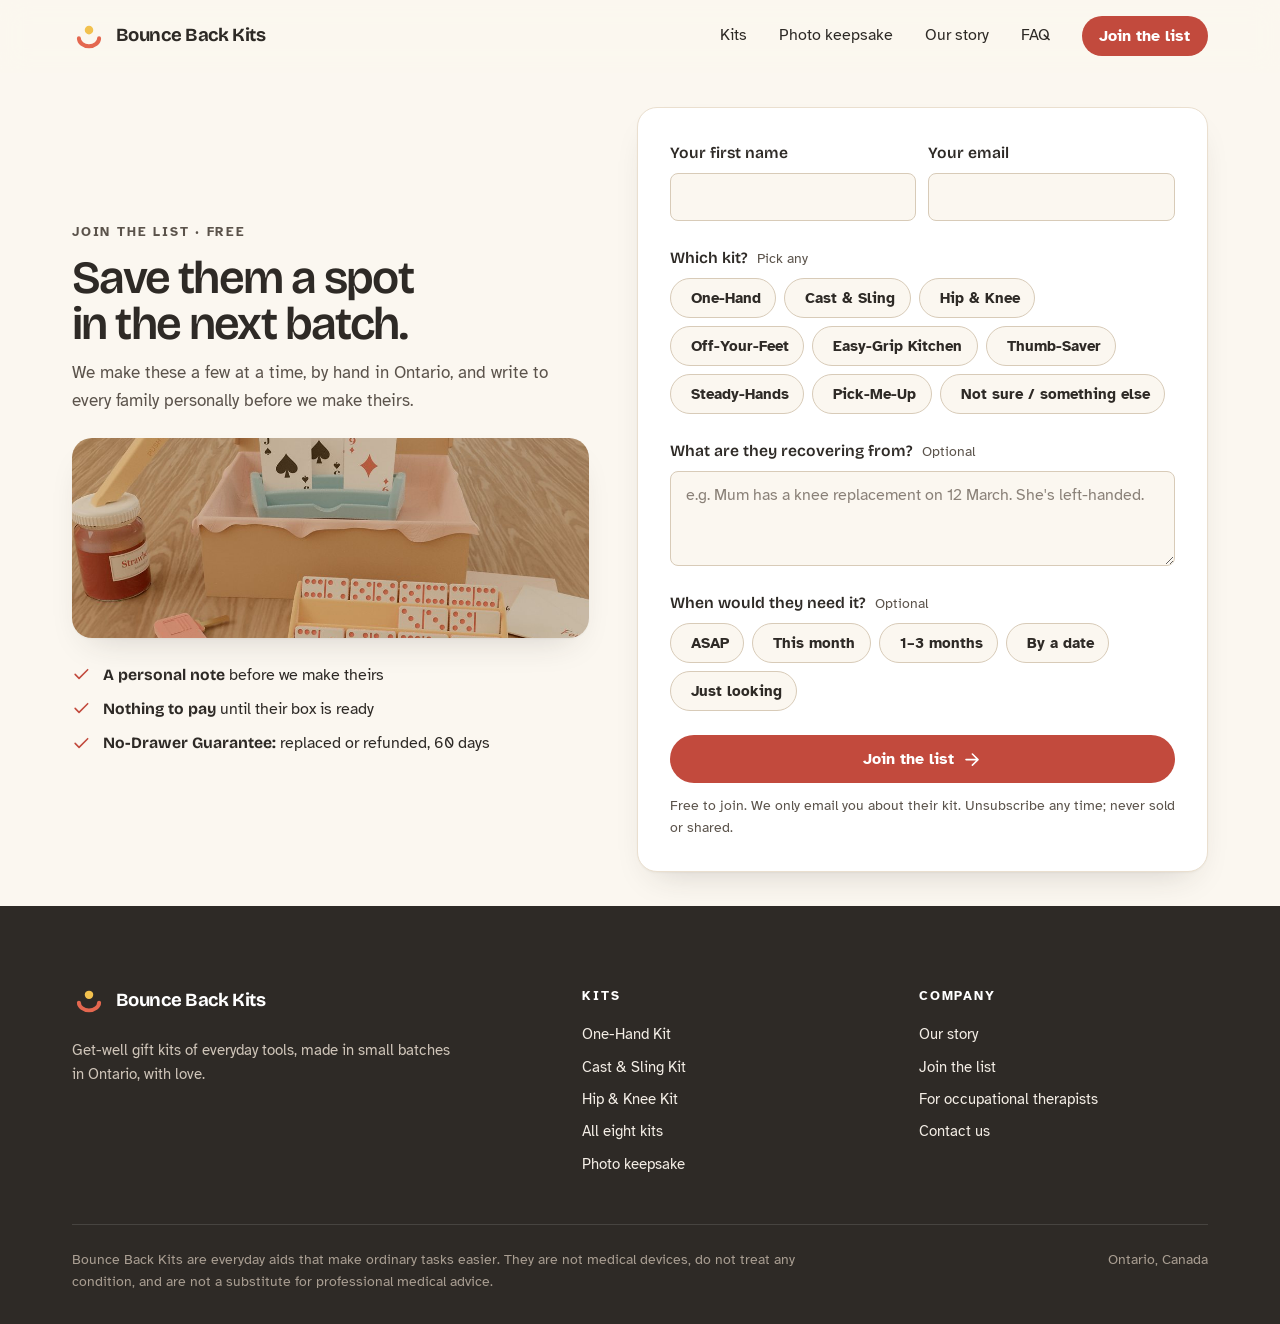
<file: join.html>
<!DOCTYPE html>
<html lang="en">
<head>
<meta charset="utf-8">
<meta name="viewport" content="width=device-width, initial-scale=1">
<title>Join the list — Bounce Back Kits</title>
<meta name="description" content="Save them a spot in the next small batch. Free to join; you only pay when their box is ready.">
<link rel="canonical" href="https://bouncebackkits.com/join.html">
<meta name="theme-color" content="#FBF7F0">
<meta property="og:type" content="website">
<meta property="og:url" content="https://bouncebackkits.com/join.html">
<meta property="og:title" content="Join the list — Bounce Back Kits">
<meta property="og:description" content="Save them a spot in the next small batch. Free to join; you only pay when their box is ready.">
<meta property="og:image" content="https://bouncebackkits.com/assets/og-image.jpg">
<meta name="twitter:card" content="summary_large_image">
<link rel="icon" href="assets/logo-mark.svg" type="image/svg+xml">
<link rel="preconnect" href="https://fonts.googleapis.com">
<link rel="preconnect" href="https://fonts.gstatic.com" crossorigin>
<link rel="stylesheet" href="https://fonts.googleapis.com/css2?family=Bricolage+Grotesque:opsz,wght@12..96,600;12..96,700&family=Atkinson+Hyperlegible:ital,wght@0,400;0,700;1,400&family=IBM+Plex+Mono:wght@400&display=swap">
<link rel="stylesheet" href="assets/styles.css">
<script>document.documentElement.classList.add("js");</script>
</head>
<body>
<a class="skip-link" href="#main">Skip to content</a>

<nav class="nav" aria-label="Main">
  <div class="nav-inner">
    <a class="wordmark" href="./"><img src="assets/logo-mark.svg" alt="" width="34" height="27">Bounce Back Kits</a>
    <button class="nav-toggle" type="button" aria-expanded="false" aria-controls="nav-links">
      <svg class="icon" viewBox="0 0 24 24" aria-hidden="true"><path d="M4 7h16M4 12h16M4 17h16"/></svg>Menu
    </button>
    <div class="nav-links" id="nav-links">
      <a href="index.html#kits">Kits</a>
      <a href="personalize.html">Photo keepsake</a>
      <a href="about.html">Our story</a>
      <a href="index.html#faq">FAQ</a>
      <a class="btn btn-small" href="join.html">Join the list</a>
    </div>
  </div>
</nav>

<main id="main">
<div class="wrap join-screen">
  <section class="join-pitch" aria-labelledby="join-title">
    <p class="kicker">Join the list · free</p>
    <h1 id="join-title"><span data-mode="default">Save them a spot in the next batch.</span><span data-mode="other" hidden>Tell us what they're recovering from.</span></h1>
    <p class="join-lede" data-mode="default">We make these a few at a time, by hand in Ontario, and write to every family personally before we make theirs.</p>
    <p class="join-lede" data-mode="other" hidden>A sentence is plenty. We'll write back with the pieces that would help.</p>
    <img class="join-photo" src="assets/photos/hero-1000.jpg" srcset="assets/photos/hero-1000.jpg 1000w, assets/photos/hero-1600.jpg 1600w" sizes="(max-width: 52rem) 100vw, 40vw" alt="" decoding="async" width="1600" height="1280">
    <ul class="tick-list join-ticks">
      <li><svg class="icon" viewBox="0 0 24 24" aria-hidden="true"><path d="M20 6 9 17l-5-5"/></svg><span><strong>A personal note</strong> before we make theirs</span></li>
      <li><svg class="icon" viewBox="0 0 24 24" aria-hidden="true"><path d="M20 6 9 17l-5-5"/></svg><span><strong>Nothing to pay</strong> until their box is ready</span></li>
      <li><svg class="icon" viewBox="0 0 24 24" aria-hidden="true"><path d="M20 6 9 17l-5-5"/></svg><span><strong>No-Drawer Guarantee:</strong> replaced or refunded, 60 days</span></li>
    </ul>
  </section>

  <div class="join-card">
    <form class="join-form" id="join-form" data-join="full" data-done="join-done" action="https://formspree.io/f/xyezrllg" method="POST">
      <input type="hidden" name="source" value="Join page">

      <div class="jf-pair">
        <div class="jf-field">
          <label for="join-name">Your first name</label>
          <input type="text" id="join-name" name="name" autocomplete="given-name" required>
        </div>
        <div class="jf-field">
          <label for="join-email">Your email</label>
          <input type="email" id="join-email" name="email" autocomplete="email" required>
        </div>
      </div>

      <fieldset class="jf-group">
        <legend>Which kit? <span class="optional">Pick any</span></legend>
        <div class="chip-set">
            <label class="chip-toggle"><input type="checkbox" name="kits" value="One-Hand Kit" data-kit="one-hand"><span><svg class="icon" viewBox="0 0 24 24" aria-hidden="true"><path d="M20 6 9 17l-5-5"/></svg>One-Hand</span></label>
            <label class="chip-toggle"><input type="checkbox" name="kits" value="Cast &amp; Sling Kit" data-kit="cast-sling"><span><svg class="icon" viewBox="0 0 24 24" aria-hidden="true"><path d="M20 6 9 17l-5-5"/></svg>Cast &amp; Sling</span></label>
            <label class="chip-toggle"><input type="checkbox" name="kits" value="Hip &amp; Knee Kit" data-kit="hip-knee"><span><svg class="icon" viewBox="0 0 24 24" aria-hidden="true"><path d="M20 6 9 17l-5-5"/></svg>Hip &amp; Knee</span></label>
            <label class="chip-toggle"><input type="checkbox" name="kits" value="Off-Your-Feet Kit" data-kit="off-your-feet"><span><svg class="icon" viewBox="0 0 24 24" aria-hidden="true"><path d="M20 6 9 17l-5-5"/></svg>Off-Your-Feet</span></label>
            <label class="chip-toggle"><input type="checkbox" name="kits" value="Easy-Grip Kitchen Kit" data-kit="easy-grip"><span><svg class="icon" viewBox="0 0 24 24" aria-hidden="true"><path d="M20 6 9 17l-5-5"/></svg>Easy-Grip Kitchen</span></label>
            <label class="chip-toggle"><input type="checkbox" name="kits" value="Thumb-Saver Kit" data-kit="thumb-saver"><span><svg class="icon" viewBox="0 0 24 24" aria-hidden="true"><path d="M20 6 9 17l-5-5"/></svg>Thumb-Saver</span></label>
            <label class="chip-toggle"><input type="checkbox" name="kits" value="Steady-Hands Kit" data-kit="steady-hands"><span><svg class="icon" viewBox="0 0 24 24" aria-hidden="true"><path d="M20 6 9 17l-5-5"/></svg>Steady-Hands</span></label>
            <label class="chip-toggle"><input type="checkbox" name="kits" value="The Pick-Me-Up" data-kit="pick-me-up"><span><svg class="icon" viewBox="0 0 24 24" aria-hidden="true"><path d="M20 6 9 17l-5-5"/></svg>Pick-Me-Up</span></label>
            <label class="chip-toggle"><input type="checkbox" name="kits" value="Not sure / something else" data-kit="other" id="kit-other"><span><svg class="icon" viewBox="0 0 24 24" aria-hidden="true"><path d="M20 6 9 17l-5-5"/></svg>Not sure / something else</span></label>
        </div>
      </fieldset>

      <div class="jf-field">
        <label for="join-details">What are they recovering from? <span class="optional" data-optional-tag>Optional</span></label>
        <textarea id="join-details" name="details" rows="3" maxlength="600" data-required-if="#kit-other" placeholder="e.g. Mum has a knee replacement on 12 March. She's left-handed."></textarea>
      </div>

      <fieldset class="jf-group">
        <legend>When would they need it? <span class="optional">Optional</span></legend>
        <div class="chip-set">
            <label class="chip-toggle"><input type="radio" name="when" value="As soon as possible"><span><svg class="icon" viewBox="0 0 24 24" aria-hidden="true"><path d="M20 6 9 17l-5-5"/></svg>ASAP</span></label>
            <label class="chip-toggle"><input type="radio" name="when" value="Within a month"><span><svg class="icon" viewBox="0 0 24 24" aria-hidden="true"><path d="M20 6 9 17l-5-5"/></svg>This month</span></label>
            <label class="chip-toggle"><input type="radio" name="when" value="In 1–3 months"><span><svg class="icon" viewBox="0 0 24 24" aria-hidden="true"><path d="M20 6 9 17l-5-5"/></svg>1–3 months</span></label>
            <label class="chip-toggle"><input type="radio" name="when" value="By a set date" id="when-date"><span><svg class="icon" viewBox="0 0 24 24" aria-hidden="true"><path d="M20 6 9 17l-5-5"/></svg>By a date</span></label>
            <label class="chip-toggle"><input type="radio" name="when" value="Just keeping an eye out"><span><svg class="icon" viewBox="0 0 24 24" aria-hidden="true"><path d="M20 6 9 17l-5-5"/></svg>Just looking</span></label>
        </div>
        <div class="jf-field jf-reveal" data-show-if="#when-date">
          <label for="join-date">Needed by</label>
          <input type="date" id="join-date" name="needed_by" required>
        </div>
      </fieldset>

      <div class="honeypot" aria-hidden="true"><input type="text" name="_gotcha" tabindex="-1" autocomplete="off" aria-label="Leave empty"></div>

      <button class="btn join-submit" type="submit">Join the list <svg class="icon icon-arrow" viewBox="0 0 24 24" aria-hidden="true"><path d="M5 12h14M13 5l7 7-7 7"/></svg></button>
      <p class="form-status" id="join-status" role="status" aria-live="polite"></p>
      <p class="consent">Free to join. We only email you about their kit. Unsubscribe any time; never sold or shared.</p>
    </form>

    <div class="join-done" id="join-done" tabindex="-1" hidden>
      <img src="assets/logo-mark.svg" alt="">
      <h2>You're on the list.</h2>
      <p>Our small team will write to you personally before we make your batch. If anything changes, just reply to that email.</p>
      <div class="btn-row">
        <a class="btn btn-ghost" href="index.html#kits">Back to the kits</a>
        <a class="btn btn-light" href="personalize.html">Design a photo keepsake</a>
      </div>
    </div>
  </div>
</div>
</main>

<footer>
  <div class="wrap">
    <div class="footer-grid">
      <div>
        <a class="wordmark" href="./"><img src="assets/logo-mark.svg" alt="" width="34" height="27">Bounce Back Kits</a>
        <p class="footer-note">Get-well gift kits of everyday tools, made in small batches in Ontario, with love.</p>
      </div>
      <div>
        <h4>Kits</h4>
        <ul>
          <li><a href="kits/one-hand.html">One-Hand Kit</a></li>
          <li><a href="kits/cast-sling.html">Cast &amp; Sling Kit</a></li>
          <li><a href="kits/hip-knee.html">Hip &amp; Knee Kit</a></li>
          <li><a href="index.html#kits">All eight kits</a></li>
          <li><a href="personalize.html">Photo keepsake</a></li>
        </ul>
      </div>
      <div>
        <h4>Company</h4>
        <ul>
          <li><a href="about.html">Our story</a></li>
          <li><a href="join.html">Join the list</a></li>
          <li><a href="contact.html?topic=ot">For occupational therapists</a></li>
          <li><a href="contact.html">Contact us</a></li>
        </ul>
      </div>
    </div>
    <div class="footer-bottom">
      <p>Bounce Back Kits are everyday aids that make ordinary tasks easier. They are not medical devices, do not treat any condition, and are not a substitute for professional medical advice.</p>
      <p>Ontario, Canada</p>
    </div>
  </div>
</footer>

<script src="assets/site.js"></script>
<script src="assets/join.js"></script>
</body>
</html>
</file>
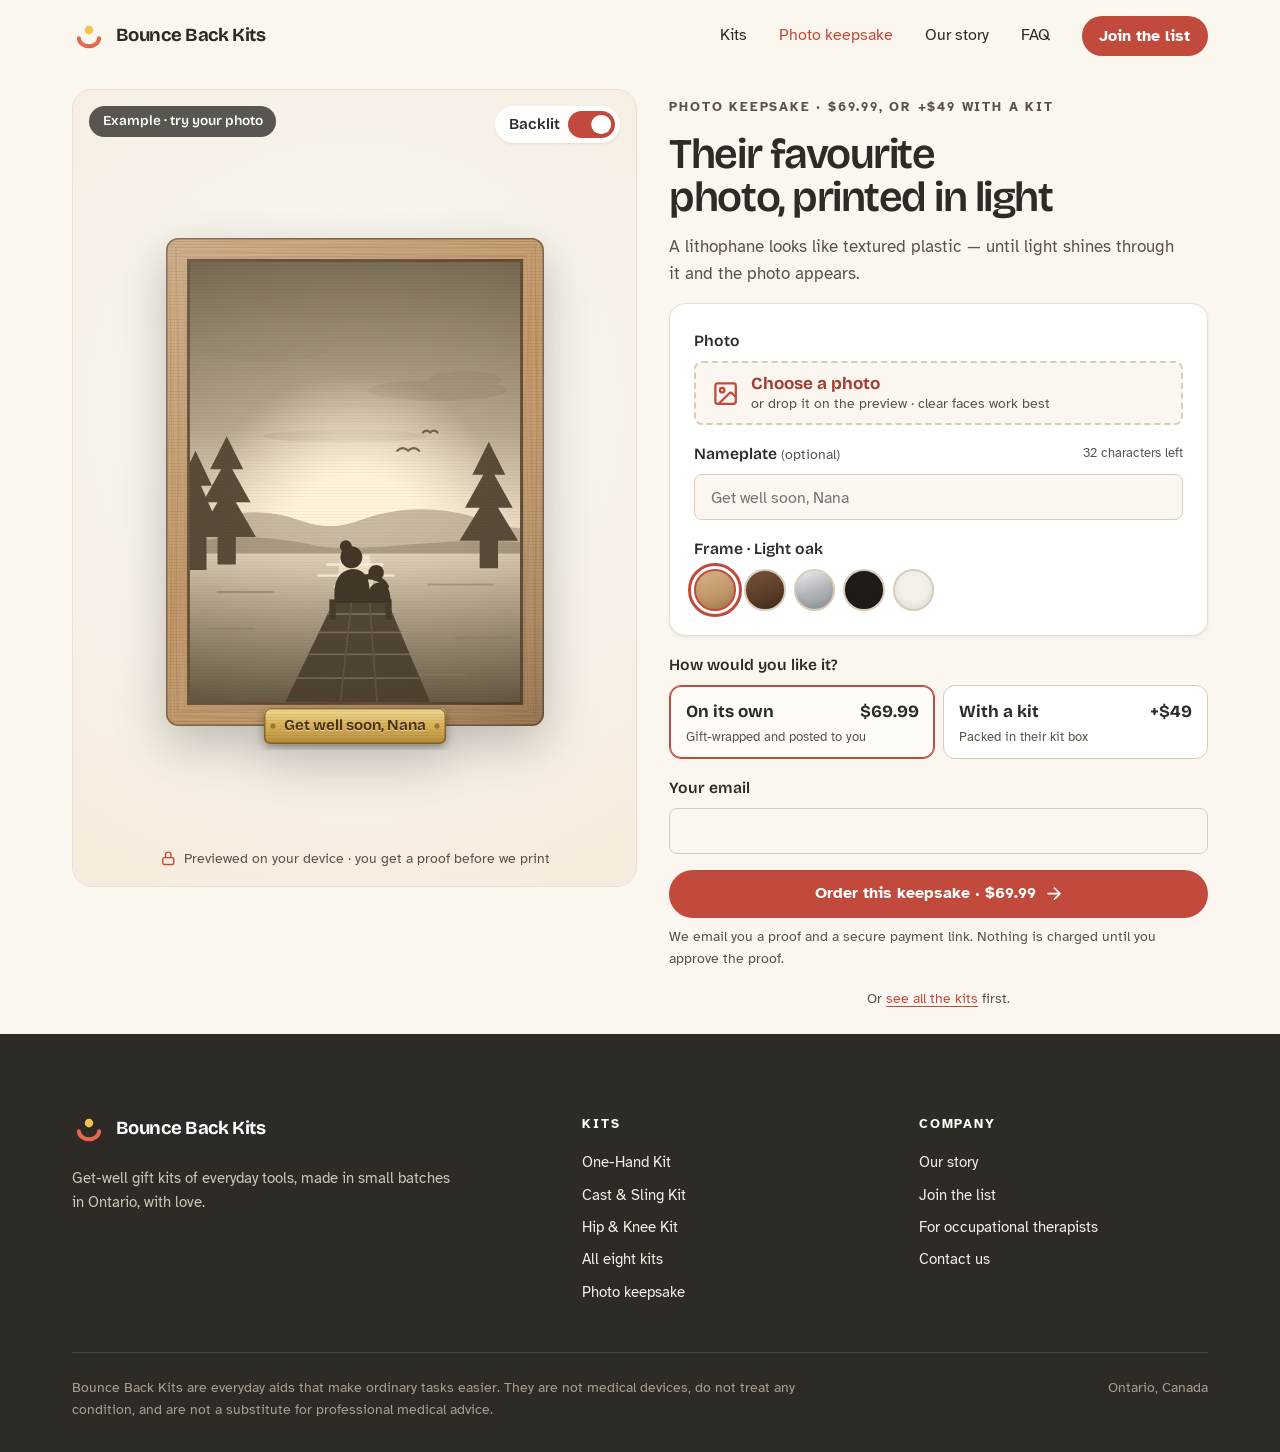
<file: personalize.html>
<!DOCTYPE html>
<html lang="en">
<head>
<meta charset="utf-8">
<meta name="viewport" content="width=device-width, initial-scale=1">
<title>Photo keepsake — Bounce Back Kits</title>
<meta name="description" content="Their favourite photo, printed in light: a framed lithophane keepsake. $69.99 on its own, or +$49 with any kit.">
<link rel="canonical" href="https://bouncebackkits.com/personalize.html">
<meta name="theme-color" content="#FBF7F0">
<meta property="og:type" content="website">
<meta property="og:url" content="https://bouncebackkits.com/personalize.html">
<meta property="og:title" content="Photo keepsake — Bounce Back Kits">
<meta property="og:description" content="Their favourite photo, printed in light: a framed lithophane keepsake. $69.99 on its own, or +$49 with any kit.">
<meta property="og:image" content="https://bouncebackkits.com/assets/og-image.jpg">
<meta name="twitter:card" content="summary_large_image">
<link rel="icon" href="assets/logo-mark.svg" type="image/svg+xml">
<link rel="preconnect" href="https://fonts.googleapis.com">
<link rel="preconnect" href="https://fonts.gstatic.com" crossorigin>
<link rel="stylesheet" href="https://fonts.googleapis.com/css2?family=Bricolage+Grotesque:opsz,wght@12..96,600;12..96,700&family=Atkinson+Hyperlegible:ital,wght@0,400;0,700;1,400&family=IBM+Plex+Mono:wght@400&display=swap">
<link rel="stylesheet" href="assets/styles.css">
<script>document.documentElement.classList.add("js");</script>
</head>
<body>
<a class="skip-link" href="#main">Skip to content</a>

<nav class="nav" aria-label="Main">
  <div class="nav-inner">
    <a class="wordmark" href="./"><img src="assets/logo-mark.svg" alt="" width="34" height="27">Bounce Back Kits</a>
    <button class="nav-toggle" type="button" aria-expanded="false" aria-controls="nav-links">
      <svg class="icon" viewBox="0 0 24 24" aria-hidden="true"><path d="M4 7h16M4 12h16M4 17h16"/></svg>Menu
    </button>
    <div class="nav-links" id="nav-links">
      <a href="index.html#kits">Kits</a>
      <a href="personalize.html" aria-current="page">Photo keepsake</a>
      <a href="about.html">Our story</a>
      <a href="index.html#faq">FAQ</a>
      <a class="btn btn-small" href="join.html">Join the list</a>
    </div>
  </div>
</nav>

<main id="main" class="studio-main">
<div class="wrap studio">

  <div class="studio-stage" id="studio-stage">
    <div class="stage-frame">
      <canvas id="litho-canvas" width="360" height="480" role="img" aria-label="Lithophane preview"></canvas>
    </div>
    <label class="example-chip" id="example-chip" for="photo-input">Example · try your photo</label>
    <label class="lit-toggle"><input type="checkbox" class="switch" id="backlit-toggle" role="switch" checked><span>Backlit</span></label>
    <p class="stage-note"><svg class="icon" viewBox="0 0 24 24" aria-hidden="true"><rect x="4" y="11" width="16" height="10" rx="2"/><path d="M8 11V7a4 4 0 0 1 8 0v4"/></svg>Previewed on your device · you get a proof before we print</p>
  </div>

  <div class="studio-panel">
    <p class="kicker">Photo keepsake · $69.99, or +$49 with a kit</p>
    <h1>Their favourite photo, printed in light</h1>
    <p class="studio-lede">A lithophane looks like textured plastic — until light shines through it and the photo appears.</p>

    <form class="keepsake-form" id="keepsake-form" data-join="keepsake" data-done="keepsake-done" data-subject="Photo keepsake"
      data-backend="forminit" data-form-id="9nzqbd1gu3b" data-require-file="fi-file-photo"
      action="https://formspree.io/f/xyezrllg" method="POST">
      <input type="hidden" name="fi-text-source" value="Personalize page">
      <input type="hidden" name="fi-text-frame" id="ks-frame" value="Light oak">

      <div class="studio-controls">
        <div class="ctl">
          <span class="ctl-label" id="photo-label">Photo</span>
          <label class="photo-pick" for="photo-input">
            <svg class="icon" viewBox="0 0 24 24" aria-hidden="true"><rect x="3" y="3" width="18" height="18" rx="2"/><circle cx="9" cy="9" r="2"/><path d="m21 15-3.1-3.1a2 2 0 0 0-2.8 0L6 21"/></svg>
            <span class="photo-pick-text"><strong id="photo-name">Choose a photo</strong><span id="photo-hint">or drop it on the preview · clear faces work best</span></span>
          </label>
          <input type="file" id="photo-input" name="fi-file-photo" class="visually-hidden" accept="image/*" aria-labelledby="photo-label">
        </div>

        <div class="ctl">
          <label class="ctl-label" for="caption-input">Nameplate <span class="optional">(optional)</span></label>
          <input type="text" id="caption-input" name="fi-text-nameplate" maxlength="32" placeholder="Get well soon, Nana" aria-describedby="caption-count">
          <span class="ctl-count" id="caption-count" aria-live="polite">32 characters left</span>
        </div>

        <fieldset class="ctl">
          <legend class="ctl-label">Frame · <span id="frame-name">Light oak</span></legend>
          <div class="swatches">
              <button class="swatch" type="button" data-color="#C49A6C" data-grain="#9A6E43" data-finish="wood" data-name="Light oak" style="background:linear-gradient(160deg,#D6B088,#C49A6C 55%,#A97F52)" aria-pressed="true" aria-label="Light oak frame" title="Light oak"></button>
              <button class="swatch" type="button" data-color="#5E3F2B" data-grain="#3A2517" data-finish="wood" data-name="Walnut" style="background:linear-gradient(160deg,#76513A,#5E3F2B 55%,#432B1C)" aria-pressed="false" aria-label="Walnut frame" title="Walnut"></button>
              <button class="swatch" type="button" data-color="#B4B8BC" data-finish="metal" data-name="Silver" style="background:linear-gradient(160deg,#EEF0F2,#B4B8BC 50%,#8F959B)" aria-pressed="false" aria-label="Silver frame" title="Silver"></button>
              <button class="swatch" type="button" data-color="#1E1B19" data-name="Black" style="background:#1E1B19" aria-pressed="false" aria-label="Black frame" title="Black"></button>
              <button class="swatch" type="button" data-color="#F3F0E9" data-name="White" style="background:#F3F0E9" aria-pressed="false" aria-label="White frame" title="White"></button>
          </div>
        </fieldset>
      </div>

      <fieldset class="ctl buy-choice">
        <legend class="ctl-label">How would you like it?</legend>
        <div class="buy-options">
          <label class="buy-opt"><input type="radio" name="fi-text-order" value="Keepsake on its own" id="order-solo" checked><span class="buy-opt-in"><strong>On its own</strong><b>$69.99</b><small>Gift-wrapped and posted to you</small></span></label>
          <label class="buy-opt"><input type="radio" name="fi-text-order" value="Keepsake with a kit" id="order-kit" data-kit-any><span class="buy-opt-in"><strong>With a kit</strong><b>+$49</b><small>Packed in their kit box</small></span></label>
        </div>
      </fieldset>

      <fieldset class="ctl kit-pick" data-show-if="#order-kit">
        <legend class="ctl-label">Which kit?</legend>
        <div class="kit-tiles">
          <label class="kit-tile"><input type="radio" name="fi-text-kit" value="One-Hand Kit" data-kit="one-hand" required><span class="kit-tile-in"><img src="assets/photos/kit-one-hand-600.jpg" alt="" width="600" height="450" loading="lazy"><span class="kit-tile-text"><strong>One-Hand</strong><small>$169</small></span></span></label>
          <label class="kit-tile"><input type="radio" name="fi-text-kit" value="Cast &amp; Sling Kit" data-kit="cast-sling" required><span class="kit-tile-in"><img src="assets/photos/kit-cast-sling-600.jpg" alt="" width="600" height="450" loading="lazy"><span class="kit-tile-text"><strong>Cast &amp; Sling</strong><small>$159</small></span></span></label>
          <label class="kit-tile"><input type="radio" name="fi-text-kit" value="Hip &amp; Knee Kit" data-kit="hip-knee" required><span class="kit-tile-in"><img src="assets/photos/kit-hip-knee-600.jpg" alt="" width="600" height="450" loading="lazy"><span class="kit-tile-text"><strong>Hip &amp; Knee</strong><small>$179</small></span></span></label>
          <label class="kit-tile"><input type="radio" name="fi-text-kit" value="Off-Your-Feet Kit" data-kit="off-your-feet" required><span class="kit-tile-in"><img src="assets/photos/kit-off-your-feet-600.jpg" alt="" width="600" height="450" loading="lazy"><span class="kit-tile-text"><strong>Off-Your-Feet</strong><small>$139</small></span></span></label>
          <label class="kit-tile"><input type="radio" name="fi-text-kit" value="Easy-Grip Kitchen Kit" data-kit="easy-grip" required><span class="kit-tile-in"><img src="assets/photos/kit-easy-grip-600.jpg" alt="" width="600" height="450" loading="lazy"><span class="kit-tile-text"><strong>Easy-Grip Kitchen</strong><small>$159</small></span></span></label>
          <label class="kit-tile"><input type="radio" name="fi-text-kit" value="Thumb-Saver Kit" data-kit="thumb-saver" required><span class="kit-tile-in"><img src="assets/photos/kit-thumb-saver-600.jpg" alt="" width="600" height="450" loading="lazy"><span class="kit-tile-text"><strong>Thumb-Saver</strong><small>$119</small></span></span></label>
          <label class="kit-tile"><input type="radio" name="fi-text-kit" value="Steady-Hands Kit" data-kit="steady-hands" required><span class="kit-tile-in"><img src="assets/photos/kit-steady-hands-600.jpg" alt="" width="600" height="450" loading="lazy"><span class="kit-tile-text"><strong>Steady-Hands</strong><small>$169</small></span></span></label>
          <label class="kit-tile"><input type="radio" name="fi-text-kit" value="The Pick-Me-Up" data-kit="pick-me-up" required><span class="kit-tile-in"><img src="assets/photos/kit-pick-me-up-600.jpg" alt="" width="600" height="450" loading="lazy"><span class="kit-tile-text"><strong>Pick-Me-Up</strong><small>$99</small></span></span></label>
        </div>
        <p class="kit-pick-more">Not sure which? <a href="index.html#kits">See all the kits</a></p>
      </fieldset>

      <div class="ctl">
        <label class="ctl-label" for="ks-email">Your email</label>
        <input type="email" id="ks-email" name="fi-sender-email" autocomplete="email" required>
      </div>
      <div class="honeypot" aria-hidden="true"><input type="text" name="_gotcha" tabindex="-1" autocomplete="off" aria-label="Leave empty"></div>

      <div class="studio-cta">
        <button class="btn" type="submit"><span data-show-if="#order-solo">Order this keepsake · $69.99</span><span data-show-if="#order-kit" hidden>Add it to their kit · +$49</span> <svg class="icon icon-arrow" viewBox="0 0 24 24" aria-hidden="true"><path d="M5 12h14M13 5l7 7-7 7"/></svg></button>
        <p class="form-status" role="status" aria-live="polite"></p>
        <p class="studio-fine"><span data-show-if="#order-solo">We email you a proof and a secure payment link. Nothing is charged until you approve the proof.</span><span data-show-if="#order-kit" hidden>Saves their spot for the kit too. One payment link when the box is ready, after you approve the proof.</span></p>
      </div>
      <p class="studio-browse" data-show-if="#order-solo">Or <a href="index.html#kits">see all the kits</a> first.</p>
    </form>

    <div class="quick-done studio-done" id="keepsake-done" tabindex="-1" hidden>
      <span class="icon-badge"><svg class="icon" viewBox="0 0 24 24" aria-hidden="true"><path d="M20 6 9 17l-5-5"/></svg></span>
      <p><strong>Order received.</strong> We'll email you a proof before anything is printed, and nothing is charged until you approve it.<span data-if-no-upload hidden> We'll reply to collect the full-size photo.</span> <a href="index.html#kits">See all the kits</a></p>
    </div>
  </div>
</div>
</main>


<footer>
  <div class="wrap">
    <div class="footer-grid">
      <div>
        <a class="wordmark" href="./"><img src="assets/logo-mark.svg" alt="" width="34" height="27">Bounce Back Kits</a>
        <p class="footer-note">Get-well gift kits of everyday tools, made in small batches in Ontario, with love.</p>
      </div>
      <div>
        <h4>Kits</h4>
        <ul>
          <li><a href="kits/one-hand.html">One-Hand Kit</a></li>
          <li><a href="kits/cast-sling.html">Cast &amp; Sling Kit</a></li>
          <li><a href="kits/hip-knee.html">Hip &amp; Knee Kit</a></li>
          <li><a href="index.html#kits">All eight kits</a></li>
          <li><a href="personalize.html">Photo keepsake</a></li>
        </ul>
      </div>
      <div>
        <h4>Company</h4>
        <ul>
          <li><a href="about.html">Our story</a></li>
          <li><a href="join.html">Join the list</a></li>
          <li><a href="contact.html?topic=ot">For occupational therapists</a></li>
          <li><a href="contact.html">Contact us</a></li>
        </ul>
      </div>
    </div>
    <div class="footer-bottom">
      <p>Bounce Back Kits are everyday aids that make ordinary tasks easier. They are not medical devices, do not treat any condition, and are not a substitute for professional medical advice.</p>
      <p>Ontario, Canada</p>
    </div>
  </div>
</footer>

<script src="assets/site.js"></script>
<script src="assets/join.js"></script>
<script src="assets/personalize.js"></script>
</body>
</html>
</file>
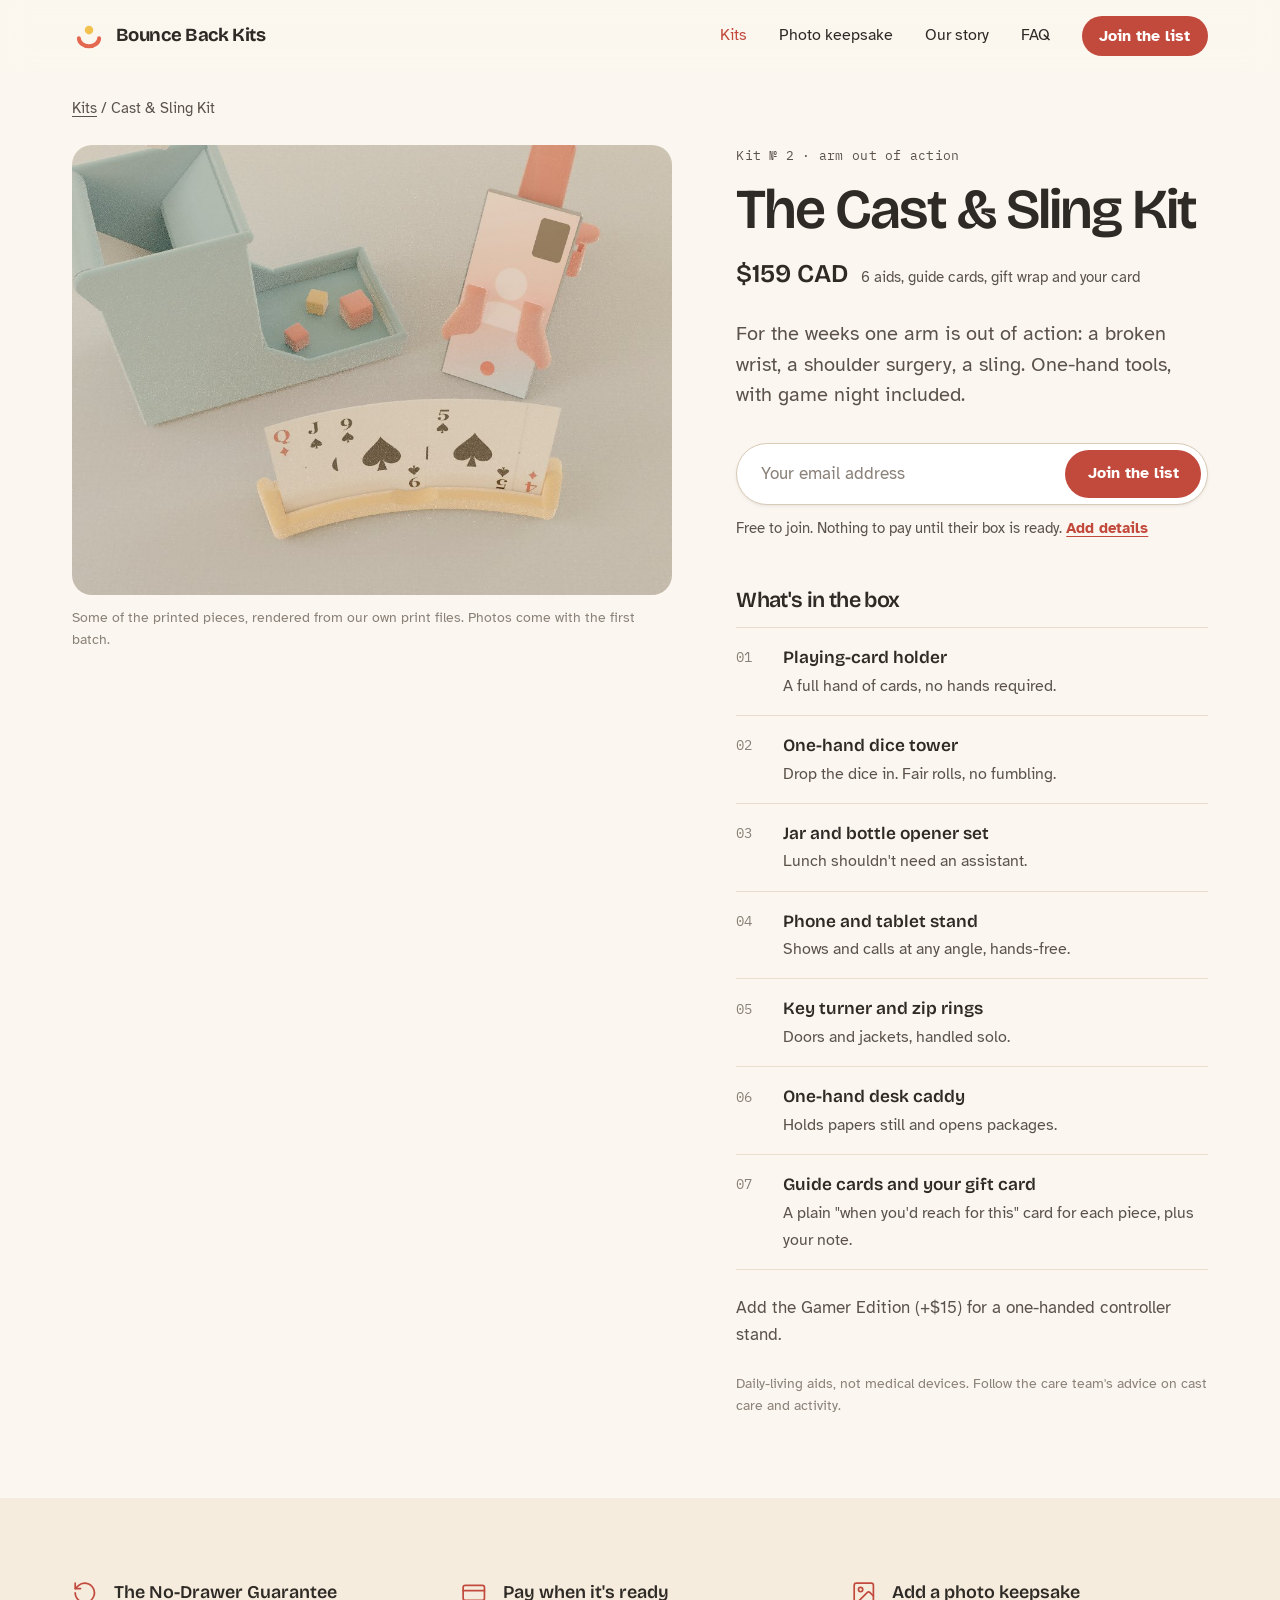
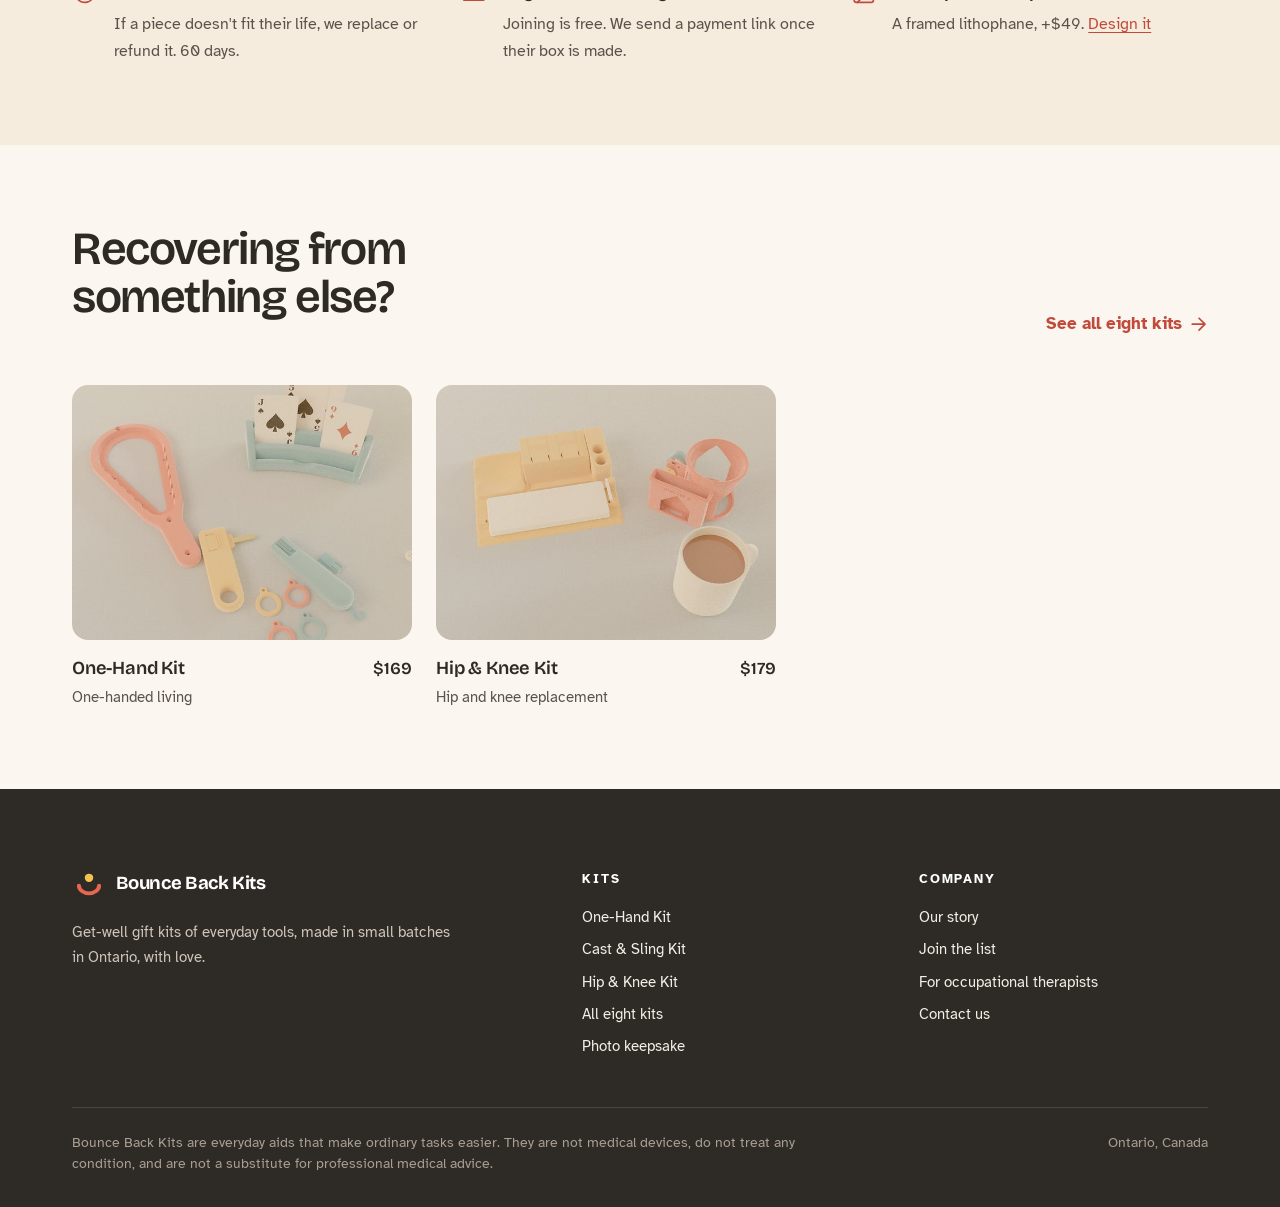
<file: kits/cast-sling.html>
<!DOCTYPE html>
<html lang="en">
<head>
<meta charset="utf-8">
<meta name="viewport" content="width=device-width, initial-scale=1">
<title>The Cast &amp; Sling Kit — Bounce Back Kits</title>
<meta name="description" content="The Cast &amp; Sling Kit: For the weeks one arm is out of action: a broken wrist, a shoulder surgery, a sling. One-hand tools, with game night included. $159 CAD, made by hand in Ontario.">
<link rel="canonical" href="https://bouncebackkits.com/kits/cast-sling.html">
<meta name="theme-color" content="#FBF7F0">
<meta property="og:type" content="website">
<meta property="og:url" content="https://bouncebackkits.com/kits/cast-sling.html">
<meta property="og:title" content="The Cast &amp; Sling Kit — Bounce Back Kits">
<meta property="og:description" content="The Cast &amp; Sling Kit: For the weeks one arm is out of action: a broken wrist, a shoulder surgery, a sling. One-hand tools, with game night included. $159 CAD, made by hand in Ontario.">
<meta property="og:image" content="https://bouncebackkits.com/assets/og-image.jpg">
<meta name="twitter:card" content="summary_large_image">
<link rel="icon" href="../assets/logo-mark.svg" type="image/svg+xml">
<link rel="preconnect" href="https://fonts.googleapis.com">
<link rel="preconnect" href="https://fonts.gstatic.com" crossorigin>
<link rel="stylesheet" href="https://fonts.googleapis.com/css2?family=Bricolage+Grotesque:opsz,wght@12..96,600;12..96,700&family=Atkinson+Hyperlegible:ital,wght@0,400;0,700;1,400&family=IBM+Plex+Mono:wght@400&display=swap">
<link rel="stylesheet" href="../assets/styles.css">
<script>document.documentElement.classList.add("js");</script>
</head>
<body>
<a class="skip-link" href="#main">Skip to content</a>

<nav class="nav" aria-label="Main">
  <div class="nav-inner">
    <a class="wordmark" href="../"><img src="../assets/logo-mark.svg" alt="" width="34" height="27">Bounce Back Kits</a>
    <button class="nav-toggle" type="button" aria-expanded="false" aria-controls="nav-links">
      <svg class="icon" viewBox="0 0 24 24" aria-hidden="true"><path d="M4 7h16M4 12h16M4 17h16"/></svg>Menu
    </button>
    <div class="nav-links" id="nav-links">
      <a href="../index.html#kits" aria-current="page">Kits</a>
      <a href="../personalize.html">Photo keepsake</a>
      <a href="../about.html">Our story</a>
      <a href="../index.html#faq">FAQ</a>
      <a class="btn btn-small" href="../join.html">Join the list</a>
    </div>
  </div>
</nav>

<main id="main">
<div class="wrap">
  <p class="crumbs"><a href="../index.html#kits">Kits</a> / Cast &amp; Sling Kit</p>

  <div class="product">
    <div class="product-media">
      <div class="photo"><img src="../assets/photos/kit-cast-sling-1000.jpg" srcset="../assets/photos/kit-cast-sling-600.jpg 600w, ../assets/photos/kit-cast-sling-1000.jpg 1000w" sizes="(max-width: 56rem) 100vw, 55vw" width="1000" height="750" alt="A blue dice tower with dice in its tray, a coral phone stand holding a phone, and a yellow card holder with a hand of playing cards on linen." fetchpriority="high"></div>
      <p class="photo-note">Some of the printed pieces, rendered from our own print files. Photos come with the first batch.</p>
    </div>

    <div>
      <p class="kit-no">Kit № 2 · arm out of action</p>
      <h1>The Cast &amp; Sling Kit</h1>
      <p class="price-line">$159 CAD <small>6 aids, guide cards, gift wrap and your card</small></p>
      <p class="lede">For the weeks one arm is out of action: a broken wrist, a shoulder surgery, a sling. One-hand tools, with game night included.</p>
      <form class="quick-join" data-join="quick" data-done="kit-done" action="https://formspree.io/f/xyezrllg" method="POST">
        <input type="hidden" name="kits" value="Cast &amp; Sling Kit">
        <input type="hidden" name="source" value="Cast &amp; Sling Kit page">
        <label class="visually-hidden" for="kit-email">Your email</label>
        <div class="quick-join-row" data-main-cta>
          <input type="email" id="kit-email" name="email" autocomplete="email" placeholder="Your email address" required>
          <button class="btn" type="submit">Join the list</button>
        </div>
        <div class="honeypot" aria-hidden="true"><input type="text" name="_gotcha" tabindex="-1" autocomplete="off" aria-label="Leave empty"></div>
        <p class="form-status" role="status" aria-live="polite"></p>
        <p class="quick-join-note">Free to join. Nothing to pay until their box is ready. <a href="../join.html?kit=cast-sling">Add details</a></p>
      </form>
      <div class="quick-done" id="kit-done" tabindex="-1" hidden>
        <span class="icon-badge"><svg class="icon" viewBox="0 0 24 24" aria-hidden="true"><path d="M20 6 9 17l-5-5"/></svg></span>
        <div class="quick-done-body">
        <p><strong>You're on the list for the Cast &amp; Sling Kit.</strong> Our team will write to you personally before we make your batch.</p>
        <form class="follow-up" data-join="followup" data-done="kit-more-done" data-subject="More about them" action="https://formspree.io/f/xyezrllg" method="POST">
          <input type="hidden" name="email" value=""><input type="hidden" name="kits" value=""><input type="hidden" name="source" value="">
          <label for="kit-more">Anything we should know?</label>
          <textarea id="kit-more" name="details" rows="2" maxlength="600" required placeholder="e.g. Surgery is on 3 March. She&#x27;s left-handed."></textarea>
          <div class="follow-up-row"><span class="follow-up-hint">Optional. It helps us fit their kit.</span><button class="btn btn-small" type="submit">Send</button></div>
          <div class="honeypot" aria-hidden="true"><input type="text" name="_gotcha" tabindex="-1" autocomplete="off" aria-label="Leave empty"></div>
          <p class="form-status" role="status" aria-live="polite"></p>
        </form>
        <p class="follow-done" id="kit-more-done" tabindex="-1" hidden><svg class="icon" viewBox="0 0 24 24" aria-hidden="true"><path d="M20 6 9 17l-5-5"/></svg>Thanks. That helps us fit their kit.</p>
        </div>
      </div>

      <h2 class="contents-title">What's in the box</h2>
      <ol class="contents">
        <li><div><strong>Playing-card holder</strong><span>A full hand of cards, no hands required.</span></div></li>
        <li><div><strong>One-hand dice tower</strong><span>Drop the dice in. Fair rolls, no fumbling.</span></div></li>
        <li><div><strong>Jar and bottle opener set</strong><span>Lunch shouldn&#x27;t need an assistant.</span></div></li>
        <li><div><strong>Phone and tablet stand</strong><span>Shows and calls at any angle, hands-free.</span></div></li>
        <li><div><strong>Key turner and zip rings</strong><span>Doors and jackets, handled solo.</span></div></li>
        <li><div><strong>One-hand desk caddy</strong><span>Holds papers still and opens packages.</span></div></li>
        <li><div><strong>Guide cards and your gift card</strong><span>A plain &quot;when you&#x27;d reach for this&quot; card for each piece, plus your note.</span></div></li>
      </ol>
      <p class="muted" style="margin-top:var(--space-5)">Add the Gamer Edition (+$15) for a one-handed controller stand.</p>
      <p class="fine-print">Daily-living aids, not medical devices. Follow the care team&#x27;s advice on cast care and activity.</p>
    </div>
  </div>
</div>

<section class="section-tight bg-linen" aria-label="Our promises">
  <div class="wrap">
    <ul class="promises">
      <li><svg class="icon" viewBox="0 0 24 24" aria-hidden="true"><path d="M3 12a9 9 0 1 0 3-6.7L3 8"/><path d="M3 3v5h5"/></svg><div><strong>The No-Drawer Guarantee</strong><span>If a piece doesn't fit their life, we replace or refund it. 60 days.</span></div></li>
      <li><svg class="icon" viewBox="0 0 24 24" aria-hidden="true"><rect x="2" y="5" width="20" height="14" rx="2"/><path d="M2 10h20"/></svg><div><strong>Pay when it's ready</strong><span>Joining is free. We send a payment link once their box is made.</span></div></li>
      <li><svg class="icon" viewBox="0 0 24 24" aria-hidden="true"><rect x="3" y="3" width="18" height="18" rx="2"/><circle cx="9" cy="9" r="2"/><path d="m21 15-3.1-3.1a2 2 0 0 0-2.8 0L6 21"/></svg><div><strong>Add a photo keepsake</strong><span>A framed lithophane, +$49. <a href="../personalize.html?kit=cast-sling">Design it</a></span></div></li>
    </ul>
  </div>
</section>

<section class="section-tight" aria-labelledby="more-title">
  <div class="wrap">
    <div class="head-row">
      <div class="head"><h2 id="more-title">Recovering from something else?</h2></div>
      <a class="text-link" href="../index.html#kits">See all eight kits <svg class="icon" viewBox="0 0 24 24" aria-hidden="true"><path d="M5 12h14M13 5l7 7-7 7"/></svg></a>
    </div>
    <ul class="kits kits-two">
      <li><a class="kit" href="../kits/one-hand.html">
        <div class="photo"><img src="../assets/photos/kit-one-hand-600.jpg" srcset="../assets/photos/kit-one-hand-600.jpg 600w, ../assets/photos/kit-one-hand-1000.jpg 1000w" sizes="(max-width: 64rem) 46vw, 18rem" width="1000" height="750" alt="" loading="lazy"></div>
        <div class="kit-meta"><h3>One-Hand Kit</h3><span class="price">$169</span></div>
        <p class="for">One-handed living</p>
      </a></li>
      <li><a class="kit" href="../kits/hip-knee.html">
        <div class="photo"><img src="../assets/photos/kit-hip-knee-600.jpg" srcset="../assets/photos/kit-hip-knee-600.jpg 600w, ../assets/photos/kit-hip-knee-1000.jpg 1000w" sizes="(max-width: 64rem) 46vw, 18rem" width="1000" height="750" alt="" loading="lazy"></div>
        <div class="kit-meta"><h3>Hip &amp; Knee Kit</h3><span class="price">$179</span></div>
        <p class="for">Hip and knee replacement</p>
      </a></li>
    </ul>
  </div>
</section>
</main>

<footer>
  <div class="wrap">
    <div class="footer-grid">
      <div>
        <a class="wordmark" href="../"><img src="../assets/logo-mark.svg" alt="" width="34" height="27">Bounce Back Kits</a>
        <p class="footer-note">Get-well gift kits of everyday tools, made in small batches in Ontario, with love.</p>
      </div>
      <div>
        <h4>Kits</h4>
        <ul>
          <li><a href="../kits/one-hand.html">One-Hand Kit</a></li>
          <li><a href="../kits/cast-sling.html">Cast &amp; Sling Kit</a></li>
          <li><a href="../kits/hip-knee.html">Hip &amp; Knee Kit</a></li>
          <li><a href="../index.html#kits">All eight kits</a></li>
          <li><a href="../personalize.html">Photo keepsake</a></li>
        </ul>
      </div>
      <div>
        <h4>Company</h4>
        <ul>
          <li><a href="../about.html">Our story</a></li>
          <li><a href="../join.html">Join the list</a></li>
          <li><a href="../contact.html?topic=ot">For occupational therapists</a></li>
          <li><a href="../contact.html">Contact us</a></li>
        </ul>
      </div>
    </div>
    <div class="footer-bottom">
      <p>Bounce Back Kits are everyday aids that make ordinary tasks easier. They are not medical devices, do not treat any condition, and are not a substitute for professional medical advice.</p>
      <p>Ontario, Canada</p>
    </div>
  </div>
</footer>

<script src="../assets/site.js"></script>
<script src="../assets/join.js"></script>
</body>
</html>
</file>
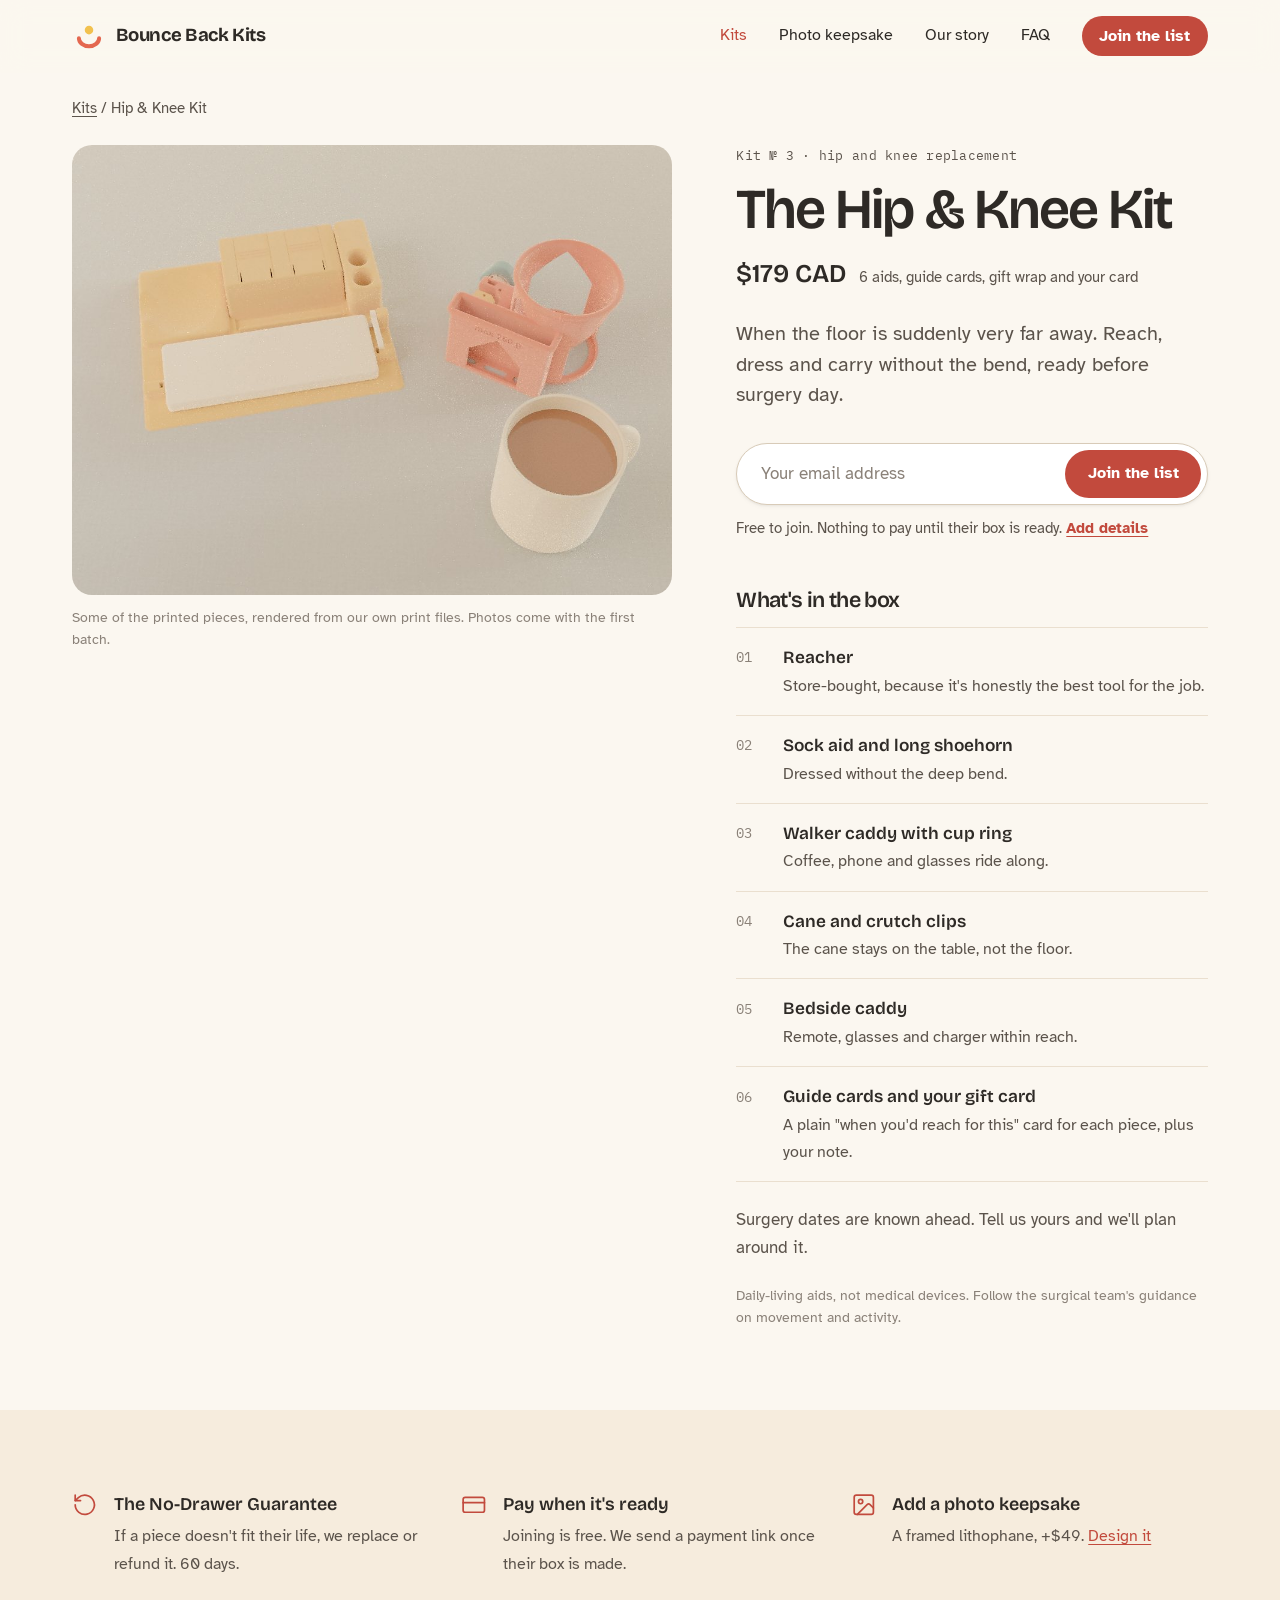
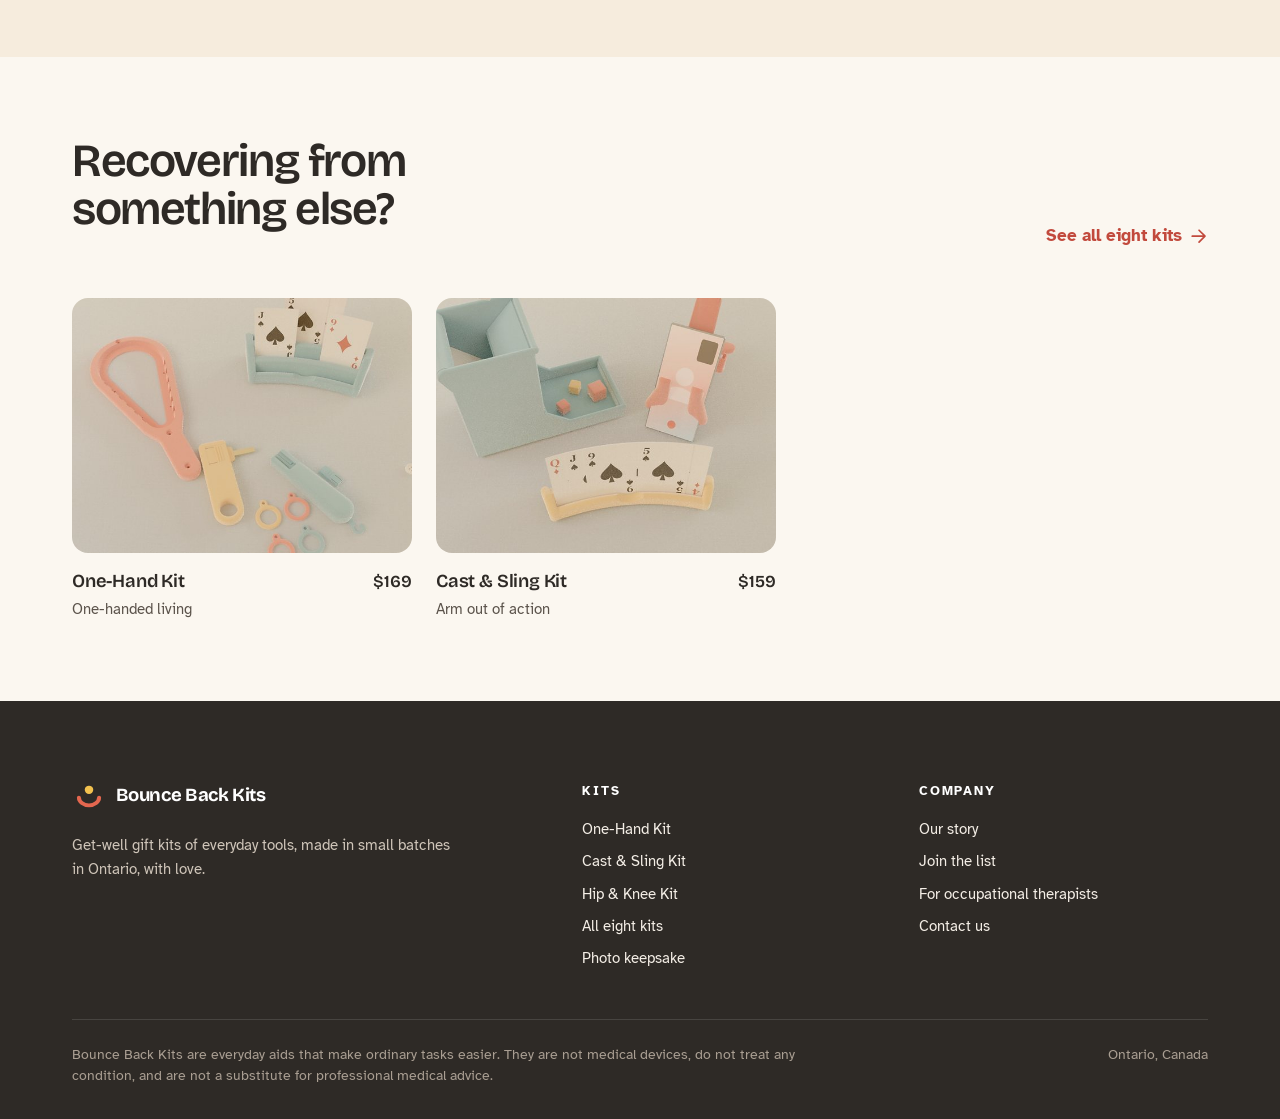
<file: kits/hip-knee.html>
<!DOCTYPE html>
<html lang="en">
<head>
<meta charset="utf-8">
<meta name="viewport" content="width=device-width, initial-scale=1">
<title>The Hip &amp; Knee Kit — Bounce Back Kits</title>
<meta name="description" content="The Hip &amp; Knee Kit: When the floor is suddenly very far away. Reach, dress and carry without the bend, ready before surgery day. $179 CAD, made by hand in Ontario.">
<link rel="canonical" href="https://bouncebackkits.com/kits/hip-knee.html">
<meta name="theme-color" content="#FBF7F0">
<meta property="og:type" content="website">
<meta property="og:url" content="https://bouncebackkits.com/kits/hip-knee.html">
<meta property="og:title" content="The Hip &amp; Knee Kit — Bounce Back Kits">
<meta property="og:description" content="The Hip &amp; Knee Kit: When the floor is suddenly very far away. Reach, dress and carry without the bend, ready before surgery day. $179 CAD, made by hand in Ontario.">
<meta property="og:image" content="https://bouncebackkits.com/assets/og-image.jpg">
<meta name="twitter:card" content="summary_large_image">
<link rel="icon" href="../assets/logo-mark.svg" type="image/svg+xml">
<link rel="preconnect" href="https://fonts.googleapis.com">
<link rel="preconnect" href="https://fonts.gstatic.com" crossorigin>
<link rel="stylesheet" href="https://fonts.googleapis.com/css2?family=Bricolage+Grotesque:opsz,wght@12..96,600;12..96,700&family=Atkinson+Hyperlegible:ital,wght@0,400;0,700;1,400&family=IBM+Plex+Mono:wght@400&display=swap">
<link rel="stylesheet" href="../assets/styles.css">
<script>document.documentElement.classList.add("js");</script>
</head>
<body>
<a class="skip-link" href="#main">Skip to content</a>

<nav class="nav" aria-label="Main">
  <div class="nav-inner">
    <a class="wordmark" href="../"><img src="../assets/logo-mark.svg" alt="" width="34" height="27">Bounce Back Kits</a>
    <button class="nav-toggle" type="button" aria-expanded="false" aria-controls="nav-links">
      <svg class="icon" viewBox="0 0 24 24" aria-hidden="true"><path d="M4 7h16M4 12h16M4 17h16"/></svg>Menu
    </button>
    <div class="nav-links" id="nav-links">
      <a href="../index.html#kits" aria-current="page">Kits</a>
      <a href="../personalize.html">Photo keepsake</a>
      <a href="../about.html">Our story</a>
      <a href="../index.html#faq">FAQ</a>
      <a class="btn btn-small" href="../join.html">Join the list</a>
    </div>
  </div>
</nav>

<main id="main">
<div class="wrap">
  <p class="crumbs"><a href="../index.html#kits">Kits</a> / Hip &amp; Knee Kit</p>

  <div class="product">
    <div class="product-media">
      <div class="photo"><img src="../assets/photos/kit-hip-knee-1000.jpg" srcset="../assets/photos/kit-hip-knee-600.jpg 600w, ../assets/photos/kit-hip-knee-1000.jpg 1000w" sizes="(max-width: 56rem) 100vw, 55vw" width="1000" height="750" alt="A yellow bedside caddy, a coral walker caddy with a cup ring and phone pocket, and a mug of tea on linen." fetchpriority="high"></div>
      <p class="photo-note">Some of the printed pieces, rendered from our own print files. Photos come with the first batch.</p>
    </div>

    <div>
      <p class="kit-no">Kit № 3 · hip and knee replacement</p>
      <h1>The Hip &amp; Knee Kit</h1>
      <p class="price-line">$179 CAD <small>6 aids, guide cards, gift wrap and your card</small></p>
      <p class="lede">When the floor is suddenly very far away. Reach, dress and carry without the bend, ready before surgery day.</p>
      <form class="quick-join" data-join="quick" data-done="kit-done" action="https://formspree.io/f/xyezrllg" method="POST">
        <input type="hidden" name="kits" value="Hip &amp; Knee Kit">
        <input type="hidden" name="source" value="Hip &amp; Knee Kit page">
        <label class="visually-hidden" for="kit-email">Your email</label>
        <div class="quick-join-row" data-main-cta>
          <input type="email" id="kit-email" name="email" autocomplete="email" placeholder="Your email address" required>
          <button class="btn" type="submit">Join the list</button>
        </div>
        <div class="honeypot" aria-hidden="true"><input type="text" name="_gotcha" tabindex="-1" autocomplete="off" aria-label="Leave empty"></div>
        <p class="form-status" role="status" aria-live="polite"></p>
        <p class="quick-join-note">Free to join. Nothing to pay until their box is ready. <a href="../join.html?kit=hip-knee">Add details</a></p>
      </form>
      <div class="quick-done" id="kit-done" tabindex="-1" hidden>
        <span class="icon-badge"><svg class="icon" viewBox="0 0 24 24" aria-hidden="true"><path d="M20 6 9 17l-5-5"/></svg></span>
        <div class="quick-done-body">
        <p><strong>You're on the list for the Hip &amp; Knee Kit.</strong> Our team will write to you personally before we make your batch.</p>
        <form class="follow-up" data-join="followup" data-done="kit-more-done" data-subject="More about them" action="https://formspree.io/f/xyezrllg" method="POST">
          <input type="hidden" name="email" value=""><input type="hidden" name="kits" value=""><input type="hidden" name="source" value="">
          <label for="kit-more">Anything we should know?</label>
          <textarea id="kit-more" name="details" rows="2" maxlength="600" required placeholder="e.g. Surgery is on 3 March. She&#x27;s left-handed."></textarea>
          <div class="follow-up-row"><span class="follow-up-hint">Optional. It helps us fit their kit.</span><button class="btn btn-small" type="submit">Send</button></div>
          <div class="honeypot" aria-hidden="true"><input type="text" name="_gotcha" tabindex="-1" autocomplete="off" aria-label="Leave empty"></div>
          <p class="form-status" role="status" aria-live="polite"></p>
        </form>
        <p class="follow-done" id="kit-more-done" tabindex="-1" hidden><svg class="icon" viewBox="0 0 24 24" aria-hidden="true"><path d="M20 6 9 17l-5-5"/></svg>Thanks. That helps us fit their kit.</p>
        </div>
      </div>

      <h2 class="contents-title">What's in the box</h2>
      <ol class="contents">
        <li><div><strong>Reacher</strong><span>Store-bought, because it&#x27;s honestly the best tool for the job.</span></div></li>
        <li><div><strong>Sock aid and long shoehorn</strong><span>Dressed without the deep bend.</span></div></li>
        <li><div><strong>Walker caddy with cup ring</strong><span>Coffee, phone and glasses ride along.</span></div></li>
        <li><div><strong>Cane and crutch clips</strong><span>The cane stays on the table, not the floor.</span></div></li>
        <li><div><strong>Bedside caddy</strong><span>Remote, glasses and charger within reach.</span></div></li>
        <li><div><strong>Guide cards and your gift card</strong><span>A plain &quot;when you&#x27;d reach for this&quot; card for each piece, plus your note.</span></div></li>
      </ol>
      <p class="muted" style="margin-top:var(--space-5)">Surgery dates are known ahead. Tell us yours and we&#x27;ll plan around it.</p>
      <p class="fine-print">Daily-living aids, not medical devices. Follow the surgical team&#x27;s guidance on movement and activity.</p>
    </div>
  </div>
</div>

<section class="section-tight bg-linen" aria-label="Our promises">
  <div class="wrap">
    <ul class="promises">
      <li><svg class="icon" viewBox="0 0 24 24" aria-hidden="true"><path d="M3 12a9 9 0 1 0 3-6.7L3 8"/><path d="M3 3v5h5"/></svg><div><strong>The No-Drawer Guarantee</strong><span>If a piece doesn't fit their life, we replace or refund it. 60 days.</span></div></li>
      <li><svg class="icon" viewBox="0 0 24 24" aria-hidden="true"><rect x="2" y="5" width="20" height="14" rx="2"/><path d="M2 10h20"/></svg><div><strong>Pay when it's ready</strong><span>Joining is free. We send a payment link once their box is made.</span></div></li>
      <li><svg class="icon" viewBox="0 0 24 24" aria-hidden="true"><rect x="3" y="3" width="18" height="18" rx="2"/><circle cx="9" cy="9" r="2"/><path d="m21 15-3.1-3.1a2 2 0 0 0-2.8 0L6 21"/></svg><div><strong>Add a photo keepsake</strong><span>A framed lithophane, +$49. <a href="../personalize.html?kit=hip-knee">Design it</a></span></div></li>
    </ul>
  </div>
</section>

<section class="section-tight" aria-labelledby="more-title">
  <div class="wrap">
    <div class="head-row">
      <div class="head"><h2 id="more-title">Recovering from something else?</h2></div>
      <a class="text-link" href="../index.html#kits">See all eight kits <svg class="icon" viewBox="0 0 24 24" aria-hidden="true"><path d="M5 12h14M13 5l7 7-7 7"/></svg></a>
    </div>
    <ul class="kits kits-two">
      <li><a class="kit" href="../kits/one-hand.html">
        <div class="photo"><img src="../assets/photos/kit-one-hand-600.jpg" srcset="../assets/photos/kit-one-hand-600.jpg 600w, ../assets/photos/kit-one-hand-1000.jpg 1000w" sizes="(max-width: 64rem) 46vw, 18rem" width="1000" height="750" alt="" loading="lazy"></div>
        <div class="kit-meta"><h3>One-Hand Kit</h3><span class="price">$169</span></div>
        <p class="for">One-handed living</p>
      </a></li>
      <li><a class="kit" href="../kits/cast-sling.html">
        <div class="photo"><img src="../assets/photos/kit-cast-sling-600.jpg" srcset="../assets/photos/kit-cast-sling-600.jpg 600w, ../assets/photos/kit-cast-sling-1000.jpg 1000w" sizes="(max-width: 64rem) 46vw, 18rem" width="1000" height="750" alt="" loading="lazy"></div>
        <div class="kit-meta"><h3>Cast &amp; Sling Kit</h3><span class="price">$159</span></div>
        <p class="for">Arm out of action</p>
      </a></li>
    </ul>
  </div>
</section>
</main>

<footer>
  <div class="wrap">
    <div class="footer-grid">
      <div>
        <a class="wordmark" href="../"><img src="../assets/logo-mark.svg" alt="" width="34" height="27">Bounce Back Kits</a>
        <p class="footer-note">Get-well gift kits of everyday tools, made in small batches in Ontario, with love.</p>
      </div>
      <div>
        <h4>Kits</h4>
        <ul>
          <li><a href="../kits/one-hand.html">One-Hand Kit</a></li>
          <li><a href="../kits/cast-sling.html">Cast &amp; Sling Kit</a></li>
          <li><a href="../kits/hip-knee.html">Hip &amp; Knee Kit</a></li>
          <li><a href="../index.html#kits">All eight kits</a></li>
          <li><a href="../personalize.html">Photo keepsake</a></li>
        </ul>
      </div>
      <div>
        <h4>Company</h4>
        <ul>
          <li><a href="../about.html">Our story</a></li>
          <li><a href="../join.html">Join the list</a></li>
          <li><a href="../contact.html?topic=ot">For occupational therapists</a></li>
          <li><a href="../contact.html">Contact us</a></li>
        </ul>
      </div>
    </div>
    <div class="footer-bottom">
      <p>Bounce Back Kits are everyday aids that make ordinary tasks easier. They are not medical devices, do not treat any condition, and are not a substitute for professional medical advice.</p>
      <p>Ontario, Canada</p>
    </div>
  </div>
</footer>

<script src="../assets/site.js"></script>
<script src="../assets/join.js"></script>
</body>
</html>
</file>
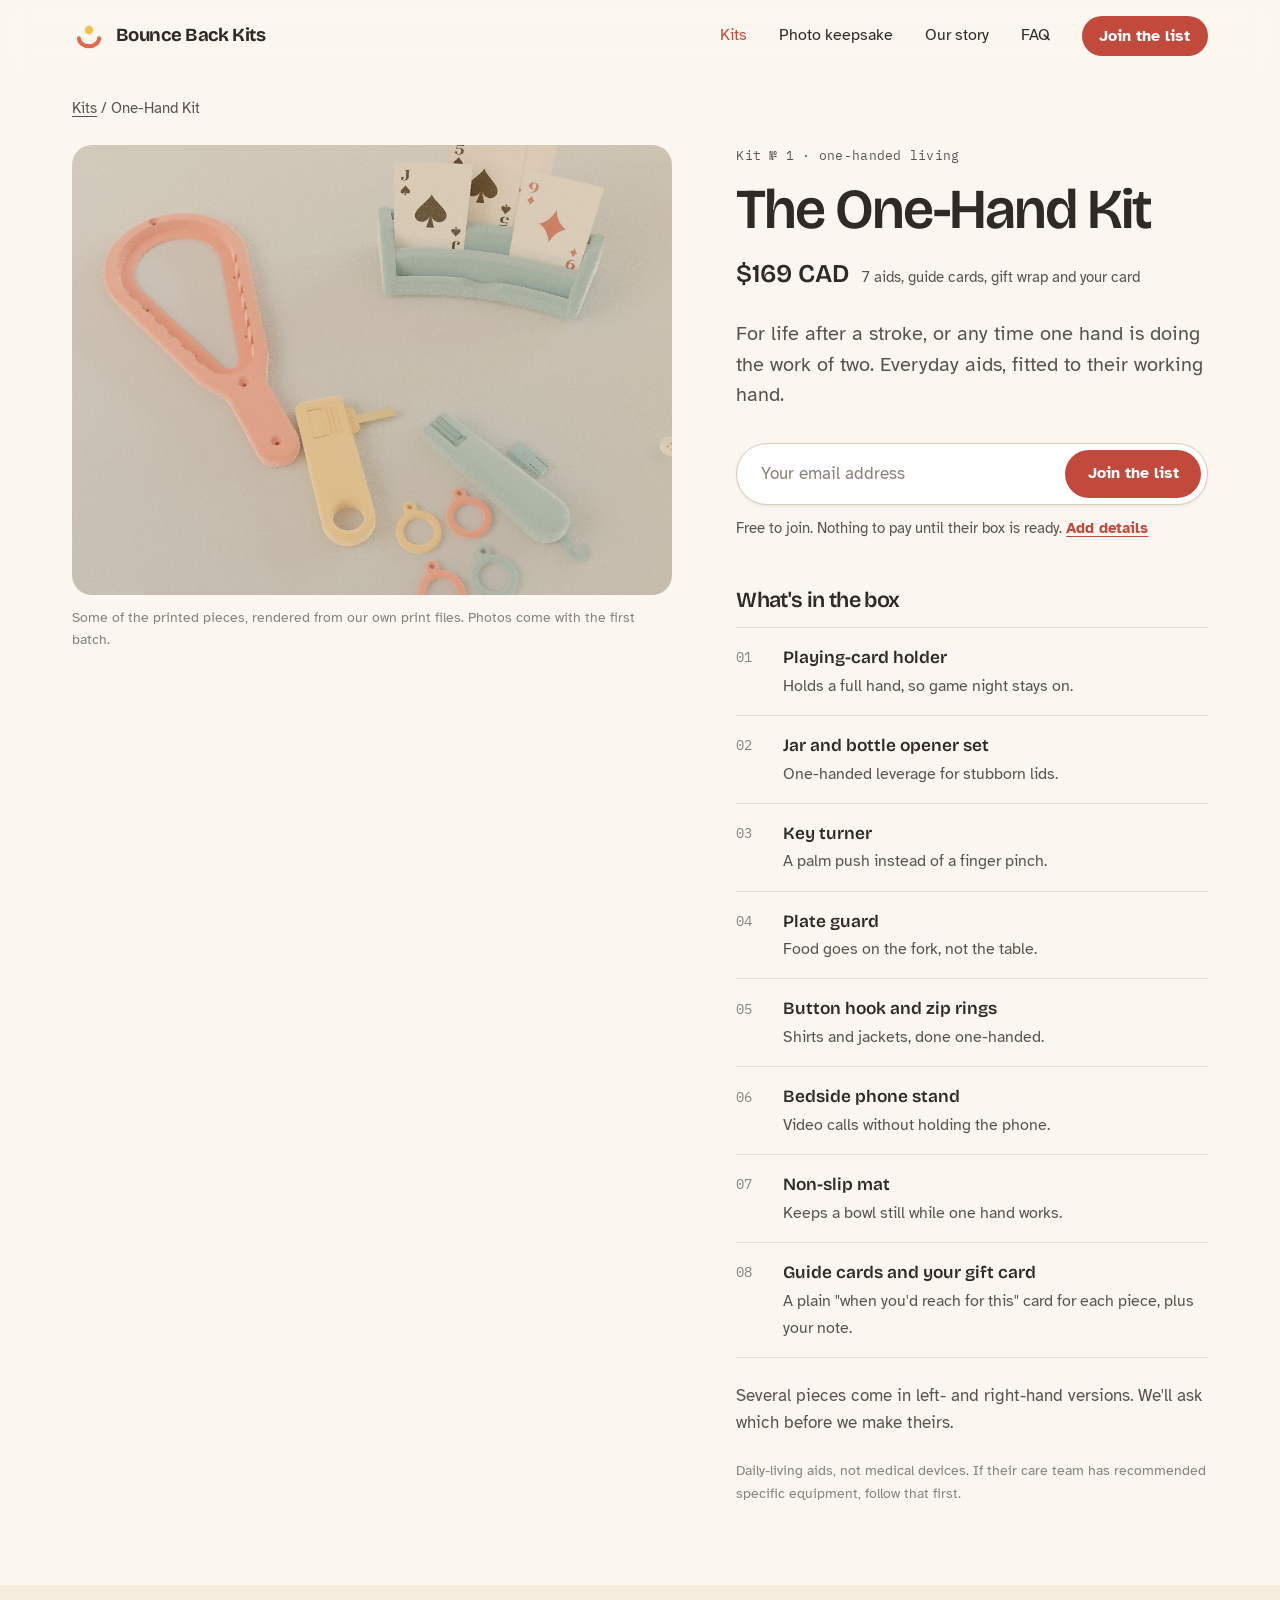
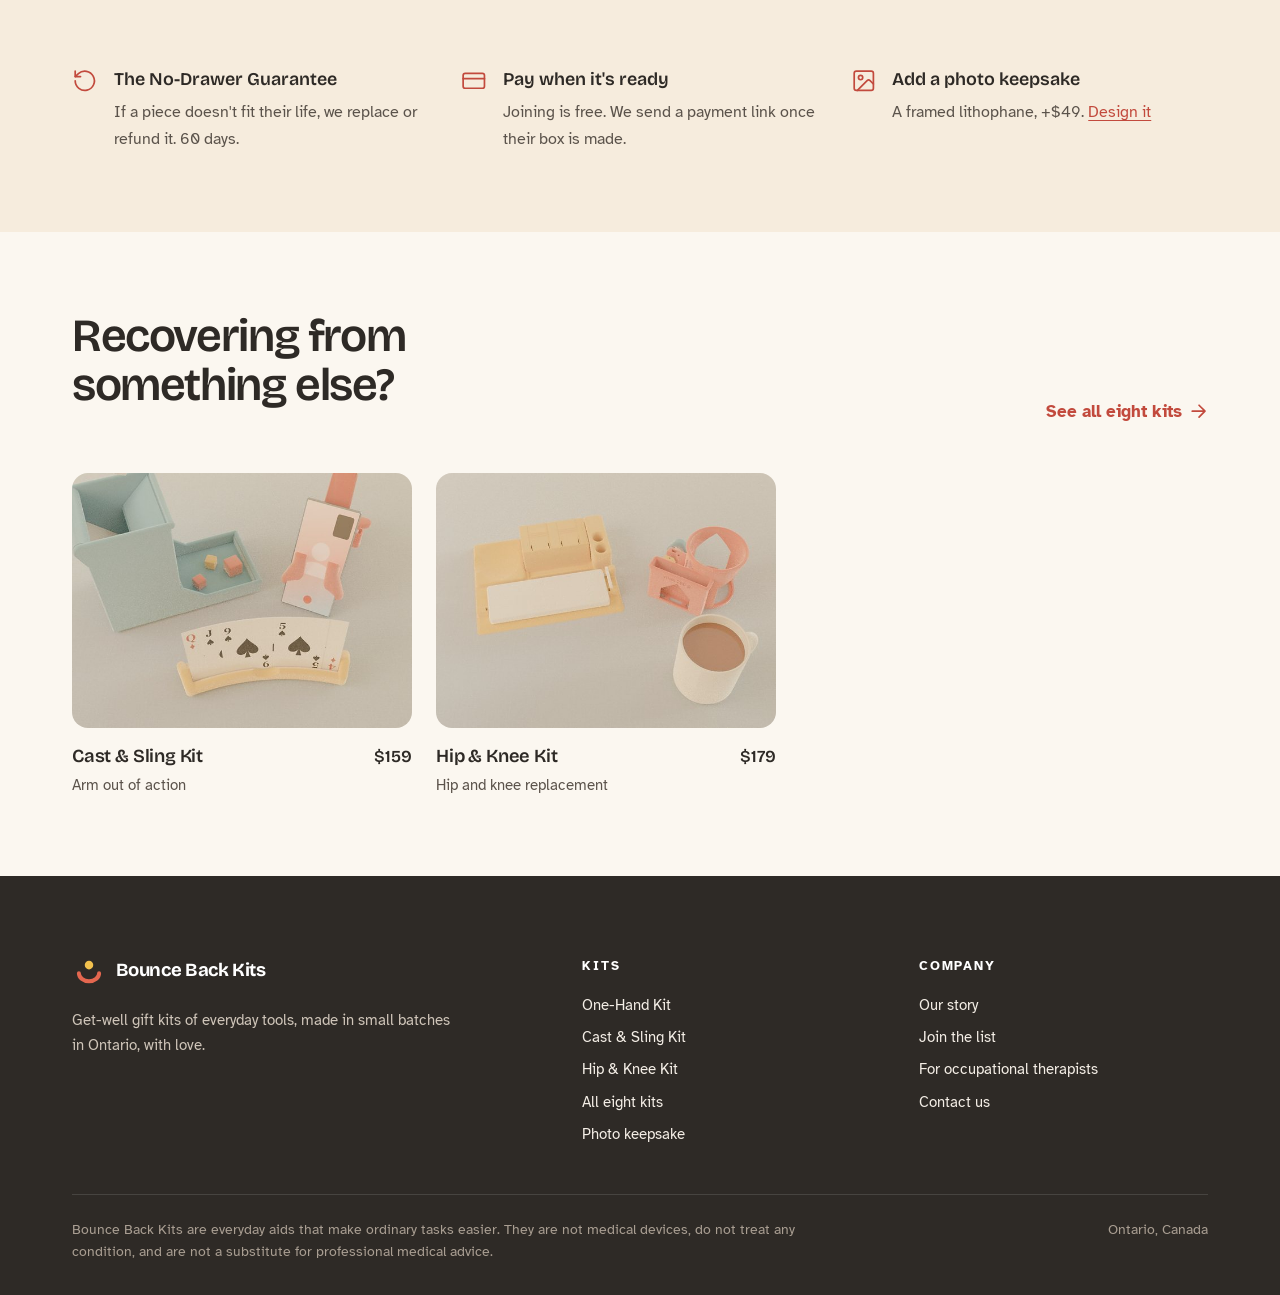
<file: kits/one-hand.html>
<!DOCTYPE html>
<html lang="en">
<head>
<meta charset="utf-8">
<meta name="viewport" content="width=device-width, initial-scale=1">
<title>The One-Hand Kit — Bounce Back Kits</title>
<meta name="description" content="The One-Hand Kit: For life after a stroke, or any time one hand is doing the work of two. Everyday aids, fitted to their working hand. $169 CAD, made by hand in Ontario.">
<link rel="canonical" href="https://bouncebackkits.com/kits/one-hand.html">
<meta name="theme-color" content="#FBF7F0">
<meta property="og:type" content="website">
<meta property="og:url" content="https://bouncebackkits.com/kits/one-hand.html">
<meta property="og:title" content="The One-Hand Kit — Bounce Back Kits">
<meta property="og:description" content="The One-Hand Kit: For life after a stroke, or any time one hand is doing the work of two. Everyday aids, fitted to their working hand. $169 CAD, made by hand in Ontario.">
<meta property="og:image" content="https://bouncebackkits.com/assets/og-image.jpg">
<meta name="twitter:card" content="summary_large_image">
<link rel="icon" href="../assets/logo-mark.svg" type="image/svg+xml">
<link rel="preconnect" href="https://fonts.googleapis.com">
<link rel="preconnect" href="https://fonts.gstatic.com" crossorigin>
<link rel="stylesheet" href="https://fonts.googleapis.com/css2?family=Bricolage+Grotesque:opsz,wght@12..96,600;12..96,700&family=Atkinson+Hyperlegible:ital,wght@0,400;0,700;1,400&family=IBM+Plex+Mono:wght@400&display=swap">
<link rel="stylesheet" href="../assets/styles.css">
<script>document.documentElement.classList.add("js");</script>
</head>
<body>
<a class="skip-link" href="#main">Skip to content</a>

<nav class="nav" aria-label="Main">
  <div class="nav-inner">
    <a class="wordmark" href="../"><img src="../assets/logo-mark.svg" alt="" width="34" height="27">Bounce Back Kits</a>
    <button class="nav-toggle" type="button" aria-expanded="false" aria-controls="nav-links">
      <svg class="icon" viewBox="0 0 24 24" aria-hidden="true"><path d="M4 7h16M4 12h16M4 17h16"/></svg>Menu
    </button>
    <div class="nav-links" id="nav-links">
      <a href="../index.html#kits" aria-current="page">Kits</a>
      <a href="../personalize.html">Photo keepsake</a>
      <a href="../about.html">Our story</a>
      <a href="../index.html#faq">FAQ</a>
      <a class="btn btn-small" href="../join.html">Join the list</a>
    </div>
  </div>
</nav>

<main id="main">
<div class="wrap">
  <p class="crumbs"><a href="../index.html#kits">Kits</a> / One-Hand Kit</p>

  <div class="product">
    <div class="product-media">
      <div class="photo"><img src="../assets/photos/kit-one-hand-1000.jpg" srcset="../assets/photos/kit-one-hand-600.jpg 600w, ../assets/photos/kit-one-hand-1000.jpg 1000w" sizes="(max-width: 56rem) 100vw, 55vw" width="1000" height="750" alt="A coral jar wrench, a yellow key turner with a brass key, a blue card holder with playing cards, a blue button hook and four zip rings on linen." fetchpriority="high"></div>
      <p class="photo-note">Some of the printed pieces, rendered from our own print files. Photos come with the first batch.</p>
    </div>

    <div>
      <p class="kit-no">Kit № 1 · one-handed living</p>
      <h1>The One-Hand Kit</h1>
      <p class="price-line">$169 CAD <small>7 aids, guide cards, gift wrap and your card</small></p>
      <p class="lede">For life after a stroke, or any time one hand is doing the work of two. Everyday aids, fitted to their working hand.</p>
      <form class="quick-join" data-join="quick" data-done="kit-done" action="https://formspree.io/f/xyezrllg" method="POST">
        <input type="hidden" name="kits" value="One-Hand Kit">
        <input type="hidden" name="source" value="One-Hand Kit page">
        <label class="visually-hidden" for="kit-email">Your email</label>
        <div class="quick-join-row" data-main-cta>
          <input type="email" id="kit-email" name="email" autocomplete="email" placeholder="Your email address" required>
          <button class="btn" type="submit">Join the list</button>
        </div>
        <div class="honeypot" aria-hidden="true"><input type="text" name="_gotcha" tabindex="-1" autocomplete="off" aria-label="Leave empty"></div>
        <p class="form-status" role="status" aria-live="polite"></p>
        <p class="quick-join-note">Free to join. Nothing to pay until their box is ready. <a href="../join.html?kit=one-hand">Add details</a></p>
      </form>
      <div class="quick-done" id="kit-done" tabindex="-1" hidden>
        <span class="icon-badge"><svg class="icon" viewBox="0 0 24 24" aria-hidden="true"><path d="M20 6 9 17l-5-5"/></svg></span>
        <div class="quick-done-body">
        <p><strong>You're on the list for the One-Hand Kit.</strong> Our team will write to you personally before we make your batch.</p>
        <form class="follow-up" data-join="followup" data-done="kit-more-done" data-subject="More about them" action="https://formspree.io/f/xyezrllg" method="POST">
          <input type="hidden" name="email" value=""><input type="hidden" name="kits" value=""><input type="hidden" name="source" value="">
          <label for="kit-more">Anything we should know?</label>
          <textarea id="kit-more" name="details" rows="2" maxlength="600" required placeholder="e.g. Surgery is on 3 March. She&#x27;s left-handed."></textarea>
          <div class="follow-up-row"><span class="follow-up-hint">Optional. It helps us fit their kit.</span><button class="btn btn-small" type="submit">Send</button></div>
          <div class="honeypot" aria-hidden="true"><input type="text" name="_gotcha" tabindex="-1" autocomplete="off" aria-label="Leave empty"></div>
          <p class="form-status" role="status" aria-live="polite"></p>
        </form>
        <p class="follow-done" id="kit-more-done" tabindex="-1" hidden><svg class="icon" viewBox="0 0 24 24" aria-hidden="true"><path d="M20 6 9 17l-5-5"/></svg>Thanks. That helps us fit their kit.</p>
        </div>
      </div>

      <h2 class="contents-title">What's in the box</h2>
      <ol class="contents">
        <li><div><strong>Playing-card holder</strong><span>Holds a full hand, so game night stays on.</span></div></li>
        <li><div><strong>Jar and bottle opener set</strong><span>One-handed leverage for stubborn lids.</span></div></li>
        <li><div><strong>Key turner</strong><span>A palm push instead of a finger pinch.</span></div></li>
        <li><div><strong>Plate guard</strong><span>Food goes on the fork, not the table.</span></div></li>
        <li><div><strong>Button hook and zip rings</strong><span>Shirts and jackets, done one-handed.</span></div></li>
        <li><div><strong>Bedside phone stand</strong><span>Video calls without holding the phone.</span></div></li>
        <li><div><strong>Non-slip mat</strong><span>Keeps a bowl still while one hand works.</span></div></li>
        <li><div><strong>Guide cards and your gift card</strong><span>A plain &quot;when you&#x27;d reach for this&quot; card for each piece, plus your note.</span></div></li>
      </ol>
      <p class="muted" style="margin-top:var(--space-5)">Several pieces come in left- and right-hand versions. We&#x27;ll ask which before we make theirs.</p>
      <p class="fine-print">Daily-living aids, not medical devices. If their care team has recommended specific equipment, follow that first.</p>
    </div>
  </div>
</div>

<section class="section-tight bg-linen" aria-label="Our promises">
  <div class="wrap">
    <ul class="promises">
      <li><svg class="icon" viewBox="0 0 24 24" aria-hidden="true"><path d="M3 12a9 9 0 1 0 3-6.7L3 8"/><path d="M3 3v5h5"/></svg><div><strong>The No-Drawer Guarantee</strong><span>If a piece doesn't fit their life, we replace or refund it. 60 days.</span></div></li>
      <li><svg class="icon" viewBox="0 0 24 24" aria-hidden="true"><rect x="2" y="5" width="20" height="14" rx="2"/><path d="M2 10h20"/></svg><div><strong>Pay when it's ready</strong><span>Joining is free. We send a payment link once their box is made.</span></div></li>
      <li><svg class="icon" viewBox="0 0 24 24" aria-hidden="true"><rect x="3" y="3" width="18" height="18" rx="2"/><circle cx="9" cy="9" r="2"/><path d="m21 15-3.1-3.1a2 2 0 0 0-2.8 0L6 21"/></svg><div><strong>Add a photo keepsake</strong><span>A framed lithophane, +$49. <a href="../personalize.html?kit=one-hand">Design it</a></span></div></li>
    </ul>
  </div>
</section>

<section class="section-tight" aria-labelledby="more-title">
  <div class="wrap">
    <div class="head-row">
      <div class="head"><h2 id="more-title">Recovering from something else?</h2></div>
      <a class="text-link" href="../index.html#kits">See all eight kits <svg class="icon" viewBox="0 0 24 24" aria-hidden="true"><path d="M5 12h14M13 5l7 7-7 7"/></svg></a>
    </div>
    <ul class="kits kits-two">
      <li><a class="kit" href="../kits/cast-sling.html">
        <div class="photo"><img src="../assets/photos/kit-cast-sling-600.jpg" srcset="../assets/photos/kit-cast-sling-600.jpg 600w, ../assets/photos/kit-cast-sling-1000.jpg 1000w" sizes="(max-width: 64rem) 46vw, 18rem" width="1000" height="750" alt="" loading="lazy"></div>
        <div class="kit-meta"><h3>Cast &amp; Sling Kit</h3><span class="price">$159</span></div>
        <p class="for">Arm out of action</p>
      </a></li>
      <li><a class="kit" href="../kits/hip-knee.html">
        <div class="photo"><img src="../assets/photos/kit-hip-knee-600.jpg" srcset="../assets/photos/kit-hip-knee-600.jpg 600w, ../assets/photos/kit-hip-knee-1000.jpg 1000w" sizes="(max-width: 64rem) 46vw, 18rem" width="1000" height="750" alt="" loading="lazy"></div>
        <div class="kit-meta"><h3>Hip &amp; Knee Kit</h3><span class="price">$179</span></div>
        <p class="for">Hip and knee replacement</p>
      </a></li>
    </ul>
  </div>
</section>
</main>

<footer>
  <div class="wrap">
    <div class="footer-grid">
      <div>
        <a class="wordmark" href="../"><img src="../assets/logo-mark.svg" alt="" width="34" height="27">Bounce Back Kits</a>
        <p class="footer-note">Get-well gift kits of everyday tools, made in small batches in Ontario, with love.</p>
      </div>
      <div>
        <h4>Kits</h4>
        <ul>
          <li><a href="../kits/one-hand.html">One-Hand Kit</a></li>
          <li><a href="../kits/cast-sling.html">Cast &amp; Sling Kit</a></li>
          <li><a href="../kits/hip-knee.html">Hip &amp; Knee Kit</a></li>
          <li><a href="../index.html#kits">All eight kits</a></li>
          <li><a href="../personalize.html">Photo keepsake</a></li>
        </ul>
      </div>
      <div>
        <h4>Company</h4>
        <ul>
          <li><a href="../about.html">Our story</a></li>
          <li><a href="../join.html">Join the list</a></li>
          <li><a href="../contact.html?topic=ot">For occupational therapists</a></li>
          <li><a href="../contact.html">Contact us</a></li>
        </ul>
      </div>
    </div>
    <div class="footer-bottom">
      <p>Bounce Back Kits are everyday aids that make ordinary tasks easier. They are not medical devices, do not treat any condition, and are not a substitute for professional medical advice.</p>
      <p>Ontario, Canada</p>
    </div>
  </div>
</footer>

<script src="../assets/site.js"></script>
<script src="../assets/join.js"></script>
</body>
</html>
</file>
<file: assets/styles.css>
/* Bounce Back Kits — site stylesheet v7 (2026-11 redesign: simpler, crisper, photo-led).
   Brand rules live in site/styleguide.html: coral-deep is the only action colour; coral/butter/sky are for the products
   and small accents; Bricolage Grotesque for display, Atkinson Hyperlegible for reading, IBM Plex Mono only for "Kit № N".
   The pictures carry the colour. The page itself is warm white, linen and ink, with hairlines instead of boxes. */

/* ---------- 1. Tokens ---------- */
:root {
  /* Palette A, "Kitchen garden": Sanzo Wada combination no. 137 (Etruscan Red, Cinnamon Buff, Pistachio Green), chosen 2026-11-27.
     Page grounds are light tints of Cinnamon Buff; see research/palette-options.html. */
  --paper: #FBF7F0;       /* page ground: a warm white */
  --linen: #F6ECDD;       /* alternate band: a pale Cinnamon Buff */
  --card: #FFFFFF;
  --ink: #2E2A26;
  --muted: #5B534B;       /* ~6.5:1 on paper and linen */
  --soft: #8A8178;        /* placeholders and fine print on paper only */
  --coral: #D9604F;       /* decorative only */
  --coral-deep: #C24A3D;  /* THE action colour: Etruscan Red, deepened 5% so white text passes 4.5:1 */
  --coral-dark: #A33E33;
  --coral-wash: #FBE5DF;
  --butter: #FDC57E;      /* Cinnamon Buff */
  --butter-wash: #FEF1DE;
  --sage: #648F7B;        /* Pistachio Green */
  --sage-deep: #3F5D50;   /* Pistachio Green, deepened: the dark band */
  --sage-wash: #E8EFEA;
  --sky: #7FB4C7;
  --sky-wash: #E9F2F5;
  --oat: #F6ECDD;
  --line: #EADFCF;        /* hairlines */
  --border: #EADFCF;
  --border-strong: #D8CBB8;

  --color-text-muted: var(--muted);
  --color-focus: var(--coral-deep);

  --font-display: "Bricolage Grotesque", "Arial Narrow", Arial, sans-serif;
  --font-body: "Atkinson Hyperlegible", Verdana, Arial, sans-serif;
  --font-mono: "IBM Plex Mono", ui-monospace, Consolas, monospace;

  --space-1: 0.25rem; --space-2: 0.5rem; --space-3: 0.75rem; --space-4: 1rem;
  --space-5: 1.5rem;  --space-6: 2rem;   --space-7: 3rem;    --space-8: 5rem; --space-9: 7rem;

  --radius-sm: 8px; --radius-md: 12px; --radius-lg: 16px; --radius-xl: 20px; --radius-pill: 999px;
  --shadow-sm: 0 1px 2px rgba(46, 42, 38, 0.05), 0 2px 6px -2px rgba(46, 42, 38, 0.07);
  --shadow-md: 0 1px 2px rgba(46, 42, 38, 0.04), 0 16px 36px -18px rgba(46, 42, 38, 0.22);

  --ease-out: cubic-bezier(0.22, 1, 0.36, 1);
  --dur-fast: 150ms; --dur: 220ms; --dur-slow: 700ms;
  --wrap: 76rem;
  --gutter: clamp(1.25rem, 4vw, 2.5rem);
}

/* ---------- 2. Base ---------- */
*, *::before, *::after { box-sizing: border-box; }
html { scroll-behavior: smooth; -webkit-text-size-adjust: 100%; }
body { margin: 0; background: var(--paper); color: var(--ink); font-family: var(--font-body); font-size: 1.0625rem; line-height: 1.6; overflow-x: hidden; -webkit-font-smoothing: antialiased; }
h1, h2, h3, h4 { font-family: var(--font-display); color: var(--ink); text-wrap: balance; font-weight: 600; }
h1 { font-size: clamp(2.6rem, 5.6vw, 4.4rem); line-height: 1; letter-spacing: -0.035em; margin: 0 0 var(--space-5); }
h2 { font-size: clamp(2rem, 3.6vw, 2.9rem); line-height: 1.05; letter-spacing: -0.03em; margin: 0 0 var(--space-4); }
h3 { font-size: 1.22rem; line-height: 1.25; letter-spacing: -0.01em; margin: 0 0 var(--space-2); }
p { margin: 0 0 var(--space-4); }
a { color: var(--coral-deep); text-decoration-thickness: 1px; text-underline-offset: 3px; }
a:hover { color: var(--coral-dark); }
img { max-width: 100%; height: auto; display: block; }
:focus-visible { outline: 3px solid var(--color-focus); outline-offset: 3px; border-radius: 4px; }
.skip-link { position: absolute; left: var(--space-4); top: -4rem; z-index: 200; background: var(--ink); color: #fff; padding: var(--space-3) var(--space-4); border-radius: var(--radius-sm); }
.skip-link:focus { top: var(--space-4); }
[hidden] { display: none !important; }
.visually-hidden { position: absolute !important; width: 1px; height: 1px; overflow: hidden; clip: rect(0 0 0 0); white-space: nowrap; }
.icon { width: 1.2em; height: 1.2em; flex: none; fill: none; stroke: currentColor; stroke-width: 2; stroke-linecap: round; stroke-linejoin: round; vertical-align: -0.2em; }
.nobr { white-space: nowrap; }
.wrap { max-width: var(--wrap); margin: 0 auto; padding: 0 var(--gutter); }
.muted { color: var(--muted); }

/* ---------- 3. Small type ---------- */
.eyebrow { display: block; margin: 0 0 var(--space-4); font-size: 0.8rem; font-weight: 700; letter-spacing: 0.14em; text-transform: uppercase; color: var(--muted); }
.kit-no { font-family: var(--font-mono); font-size: 0.82rem; letter-spacing: 0.02em; color: var(--muted); }
.lede { font-size: clamp(1.12rem, 1.6vw, 1.3rem); line-height: 1.5; color: var(--muted); max-width: 34rem; }

/* ---------- 4. Nav ---------- */
.nav { position: sticky; top: 0; z-index: 50; background: rgba(251, 247, 240, 0.88); -webkit-backdrop-filter: saturate(1.4) blur(14px); backdrop-filter: saturate(1.4) blur(14px); border-bottom: 1px solid transparent; transition: border-color var(--dur); }
.nav.is-scrolled { border-bottom-color: var(--line); }
.nav-inner { max-width: var(--wrap); margin: 0 auto; padding: 0 var(--gutter); height: 4.5rem; display: flex; align-items: center; gap: var(--space-6); }
.wordmark { display: inline-flex; align-items: center; gap: 0.6rem; font-family: var(--font-display); font-weight: 700; font-size: 1.16rem; letter-spacing: -0.02em; color: var(--ink); text-decoration: none; white-space: nowrap; }
.wordmark img { width: 34px; height: auto; }
.nav-links { display: flex; align-items: center; gap: var(--space-6); margin-left: auto; }
.nav-links a { color: var(--ink); text-decoration: none; font-size: 0.98rem; }
.nav-links a:hover { color: var(--coral-deep); }
.nav-links a[aria-current="page"] { color: var(--coral-deep); }
.nav-links .btn { color: #fff; }
.nav-toggle { display: none; margin-left: auto; align-items: center; gap: 0.4rem; min-height: 44px; padding: 0 0.9rem; background: transparent; border: 1px solid var(--border-strong); border-radius: var(--radius-pill); font: inherit; font-size: 0.95rem; color: var(--ink); cursor: pointer; }
@media (max-width: 52rem) {
  .nav-toggle { display: inline-flex; }
  .nav-links { display: none; position: absolute; left: 0; right: 0; top: 100%; flex-direction: column; align-items: stretch; gap: 0; padding: var(--space-2) var(--gutter) var(--space-5); background: var(--paper); border-bottom: 1px solid var(--line); }
  .nav-links a { padding: var(--space-3) 0; border-bottom: 1px solid var(--line); font-size: 1.08rem; }
  .nav-links .btn { margin-top: var(--space-4); border-bottom: 0; justify-content: center; }
  .nav.is-open .nav-links { display: flex; }
}

/* ---------- 5. Buttons & links ---------- */
.btn { display: inline-flex; align-items: center; justify-content: center; gap: 0.5rem; min-height: 48px; padding: 0.75rem 1.45rem; border: 0; border-radius: var(--radius-pill); background: var(--coral-deep); color: #fff; font-family: var(--font-body); font-weight: 700; font-size: 1rem; line-height: 1.2; text-decoration: none; cursor: pointer; transition: background-color var(--dur-fast), transform var(--dur-fast); }
.btn:hover { background: var(--coral-dark); color: #fff; }
.btn:active { transform: translateY(1px); }
.btn .icon { transition: transform var(--dur) var(--ease-out); }
.btn:hover .icon-arrow { transform: translateX(3px); }
.btn-small { min-height: 40px; padding: 0.5rem 1.1rem; font-size: 0.95rem; }
.btn-quiet { background: transparent; color: var(--ink); box-shadow: inset 0 0 0 1.5px var(--border-strong); }
.btn-quiet:hover { background: var(--card); color: var(--ink); box-shadow: inset 0 0 0 1.5px var(--ink); }
.btn-white { background: #fff; color: var(--coral-deep); }
.btn-white:hover { background: var(--coral-wash); color: var(--coral-dark); }
.btn-ghost { background: transparent; color: var(--ink); box-shadow: inset 0 0 0 1.5px var(--border-strong); }
.btn-ghost:hover { background: var(--card); color: var(--ink); }
.btn-light { background: var(--card); color: var(--coral-deep); box-shadow: inset 0 0 0 1.5px var(--border-strong); }
.btn-light:hover { color: var(--coral-dark); }
.btn-row { display: flex; flex-wrap: wrap; gap: var(--space-3); }
.text-link { display: inline-flex; align-items: center; gap: 0.35rem; font-weight: 700; text-decoration: none; }
.text-link .icon { transition: transform var(--dur) var(--ease-out); }
.text-link:hover .icon { transform: translateX(3px); }

/* ---------- 6. Sections ---------- */
.section { padding: var(--space-9) 0; }
.section-tight { padding: var(--space-8) 0; }
.bg-linen { background: var(--linen); }
.bg-ink { background: var(--sage-deep); color: #F3F1EA; }
.bg-ink h2, .bg-ink h3 { color: #fff; }
.bg-ink .eyebrow, .bg-ink .muted, .bg-ink .lede { color: #D3DDD6; }
.bg-ink a:not(.btn) { color: var(--butter); }
.head { max-width: 40rem; margin-bottom: var(--space-7); }
.head p:last-child { margin-bottom: 0; }
.head-row { display: flex; align-items: flex-end; justify-content: space-between; gap: var(--space-6); flex-wrap: wrap; margin-bottom: var(--space-7); }
.head-row .head { margin-bottom: 0; }

/* ---------- 7. Photos ---------- */
.photo { position: relative; overflow: hidden; border-radius: var(--radius-xl); background: var(--linen); }
.photo img { width: 100%; height: 100%; object-fit: cover; }
.photo-note { margin: var(--space-3) 0 0; font-size: 0.86rem; color: var(--soft); }

/* ---------- 8. Hero ---------- */
.hero { padding: var(--space-7) 0 var(--space-9); }
.hero-grid { display: grid; grid-template-columns: minmax(0, 0.92fr) minmax(0, 1.08fr); gap: clamp(2rem, 5vw, 4.5rem); align-items: center; }
.hero h1 { margin-bottom: var(--space-5); }
.hero .lede { margin-bottom: var(--space-6); }
.hero-media { aspect-ratio: 5 / 4; }
.hero-media .photo { height: 100%; }
.facts { display: flex; flex-wrap: wrap; gap: var(--space-2) var(--space-5); margin: var(--space-5) 0 0; padding: 0; list-style: none; font-size: 0.95rem; color: var(--muted); }
.facts li { display: inline-flex; align-items: center; gap: 0.45rem; }
.facts .icon { color: var(--coral-deep); width: 1.05em; height: 1.05em; }
.play { position: absolute; left: var(--space-4); bottom: var(--space-4); display: inline-flex; align-items: center; gap: 0.6rem; min-height: 44px; padding: 0.35rem 1.1rem 0.35rem 0.4rem; border: 0; border-radius: var(--radius-pill); background: rgba(255, 255, 255, 0.92); -webkit-backdrop-filter: blur(8px); backdrop-filter: blur(8px); color: var(--ink); font: inherit; font-weight: 700; font-size: 0.95rem; cursor: pointer; box-shadow: var(--shadow-sm); transition: background-color var(--dur-fast); }
.play:hover { background: #fff; }
.play-dot { display: grid; place-items: center; width: 2.1rem; height: 2.1rem; border-radius: 50%; background: var(--coral-deep); color: #fff; }
.play-dot .icon { width: 0.95rem; height: 0.95rem; fill: currentColor; stroke: none; margin-left: 2px; }
@media (max-width: 56rem) {
  .hero { padding-top: var(--space-5); padding-bottom: var(--space-8); }
  .hero-grid { grid-template-columns: minmax(0, 1fr); }
  .hero-media { order: -1; aspect-ratio: 4 / 3; }
}

/* ---------- 9. Film dialog ---------- */
.film { width: min(64rem, calc(100vw - 2rem)); padding: 0; border: 0; border-radius: var(--radius-lg); background: #111; color: #fff; box-shadow: 0 30px 80px -20px rgba(0, 0, 0, 0.6); }
.film::backdrop { background: rgba(28, 25, 22, 0.72); -webkit-backdrop-filter: blur(4px); backdrop-filter: blur(4px); }
.film video { display: block; width: 100%; height: auto; aspect-ratio: 16 / 9; background: #000; }
.film-bar { display: flex; align-items: center; justify-content: space-between; gap: var(--space-4); padding: var(--space-3) var(--space-4); }
.film-caption { margin: 0; font-size: 1.05rem; min-height: 1.6em; }
.film-close { flex: none; min-height: 40px; padding: 0 1rem; border: 1px solid rgba(255, 255, 255, 0.3); border-radius: var(--radius-pill); background: transparent; color: #fff; font: inherit; cursor: pointer; }
.film-close:hover { background: rgba(255, 255, 255, 0.1); }

/* ---------- 10. Moments: three close-ups ---------- */
.moments { display: grid; grid-template-columns: repeat(3, minmax(0, 1fr)); gap: var(--space-5); margin: 0; padding: 0; list-style: none; }
.moments .photo { aspect-ratio: 4 / 5; }
.moments h3 { margin: var(--space-4) 0 var(--space-1); }
.moments p { margin: 0; color: var(--muted); font-size: 0.98rem; }
@media (max-width: 52rem) {
  .moments { grid-template-columns: none; grid-auto-flow: column; grid-auto-columns: 74%; overflow-x: auto; scroll-snap-type: x mandatory; margin: 0 calc(-1 * var(--gutter)); padding: 0 var(--gutter) var(--space-2); scrollbar-width: none; }
  .moments li { scroll-snap-align: start; }
}

/* ---------- 11. Kit grid ---------- */
.kits { display: grid; grid-template-columns: repeat(4, minmax(0, 1fr)); gap: var(--space-7) var(--space-5); margin: 0; padding: 0; list-style: none; }
.kit { display: block; color: var(--ink); text-decoration: none; }
.kit .photo { aspect-ratio: 4 / 3; border-radius: var(--radius-lg); }
.kit .photo img { transition: transform var(--dur-slow) var(--ease-out); }
.kit:hover .photo img { transform: scale(1.035); }
.kit-meta { display: flex; justify-content: space-between; align-items: baseline; gap: var(--space-3); margin-top: var(--space-4); }
.kit h3 { margin: 0; font-size: 1.15rem; }
.kit:hover h3 { color: var(--coral-deep); }
.kit .price { font-family: var(--font-display); font-weight: 600; font-size: 1.05rem; white-space: nowrap; }
.kit .for { margin: var(--space-1) 0 0; color: var(--muted); font-size: 0.95rem; line-height: 1.4; }
.kit .kit-no { display: block; margin-top: var(--space-1); }
.kits-more { display: flex; flex-wrap: wrap; align-items: center; justify-content: space-between; gap: var(--space-4); margin-top: var(--space-8); padding-top: var(--space-6); border-top: 1px solid var(--line); }
.kits-more p { margin: 0; font-size: 1.08rem; }
@media (max-width: 64rem) { .kits { grid-template-columns: repeat(2, minmax(0, 1fr)); } }
@media (max-width: 30rem) { .kits { gap: var(--space-6) var(--space-3); } .kit h3 { font-size: 1rem; } .kit .for { font-size: 0.88rem; } .kit-meta { flex-direction: column; gap: 0; } }

/* ---------- 12. Steps ---------- */
.steps { display: grid; grid-template-columns: repeat(3, minmax(0, 1fr)); gap: var(--space-6); margin: 0; padding: 0; list-style: none; counter-reset: step; }
.steps li { padding-top: var(--space-5); border-top: 1px solid var(--line); counter-increment: step; }
.steps li::before { content: "0" counter(step); display: block; margin-bottom: var(--space-4); font-family: var(--font-mono); font-size: 0.85rem; color: var(--coral-deep); }
.steps h3 { font-size: 1.35rem; margin-bottom: var(--space-2); }
.steps p { margin: 0; color: var(--muted); }
@media (max-width: 48rem) { .steps { grid-template-columns: minmax(0, 1fr); gap: var(--space-5); } }

/* ---------- 13. Split feature (keepsake, story) ---------- */
.split { display: grid; grid-template-columns: minmax(0, 1fr) minmax(0, 1fr); gap: clamp(2rem, 6vw, 6rem); align-items: center; }
.split-media { display: grid; place-items: center; }
.keepsake-img { width: min(100%, 22rem); filter: drop-shadow(0 30px 40px rgba(0, 0, 0, 0.45)); }
@media (max-width: 52rem) { .split { grid-template-columns: minmax(0, 1fr); } .split-media { order: -1; } }

/* ---------- 14. Promise row ---------- */
.promises { display: grid; grid-template-columns: repeat(3, minmax(0, 1fr)); gap: var(--space-6); margin: 0; padding: 0; list-style: none; }
.promises li { display: flex; gap: var(--space-4); align-items: flex-start; }
.promises .icon { flex: none; width: 1.6rem; height: 1.6rem; margin-top: 0.15rem; color: var(--coral-deep); stroke-width: 1.6; }
.promises strong { display: block; font-family: var(--font-display); font-weight: 600; font-size: 1.12rem; margin-bottom: var(--space-1); }
.promises span { color: var(--muted); font-size: 0.98rem; }
@media (max-width: 52rem) { .promises { grid-template-columns: minmax(0, 1fr); gap: var(--space-5); } }

/* ---------- 15. FAQ ---------- */
.faq-grid { display: grid; grid-template-columns: minmax(0, 0.8fr) minmax(0, 1.2fr); gap: var(--space-7); }
.faq { border-top: 1px solid var(--line); }
.faq details { border-bottom: 1px solid var(--line); }
.faq summary { display: flex; justify-content: space-between; align-items: center; gap: var(--space-4); padding: var(--space-5) 0; cursor: pointer; list-style: none; font-family: var(--font-display); font-weight: 600; font-size: 1.15rem; }
.faq summary::-webkit-details-marker { display: none; }
.faq summary::after { content: ""; flex: none; width: 0.7rem; height: 0.7rem; border-right: 2px solid var(--muted); border-bottom: 2px solid var(--muted); transform: rotate(45deg) translateY(-3px); transition: transform var(--dur); }
.faq details[open] summary::after { transform: rotate(-135deg) translateY(-3px); }
.faq details p { margin: 0 0 var(--space-5); color: var(--muted); max-width: 40rem; }
@media (max-width: 52rem) { .faq-grid { grid-template-columns: minmax(0, 1fr); gap: var(--space-5); } }

/* ---------- 16. Closing band ---------- */
.closing { background: var(--coral-deep); color: #fff; padding: var(--space-8) 0; }
.closing h2 { color: #fff; margin: 0; max-width: 28rem; }
.closing-inner { display: grid; grid-template-columns: minmax(0, 1fr) minmax(0, 1fr); gap: var(--space-6); align-items: center; }
.closing .quick-join-row { border-color: transparent; box-shadow: none; }
.closing .quick-done { color: var(--ink); }
.closing .form-status { background: #fff; }
@media (max-width: 52rem) { .closing-inner { grid-template-columns: minmax(0, 1fr); } }

/* ---------- 17. Kit page ---------- */
.crumbs { margin: var(--space-5) 0 0; font-size: 0.92rem; color: var(--muted); }
.crumbs a { color: var(--muted); }
.product { display: grid; grid-template-columns: minmax(0, 1.12fr) minmax(0, 0.88fr); gap: clamp(2rem, 5vw, 4.5rem); align-items: start; padding: var(--space-5) 0 var(--space-8); }
.product-media { position: sticky; top: 5.5rem; }
.product-media .photo { aspect-ratio: 4 / 3; }
.product h1 { font-size: clamp(2.4rem, 4.4vw, 3.6rem); margin: var(--space-2) 0 var(--space-4); }
.price-line { display: flex; align-items: baseline; gap: var(--space-3); flex-wrap: wrap; margin: 0 0 var(--space-5); font-family: var(--font-display); font-weight: 600; font-size: 1.6rem; }
.price-line small { font-family: var(--font-body); font-weight: 400; font-size: 0.95rem; color: var(--muted); }
.product .lede { margin-bottom: var(--space-6); }
.contents { margin: var(--space-7) 0 0; padding: 0; list-style: none; border-top: 1px solid var(--line); counter-reset: item; }
.contents li { display: grid; grid-template-columns: 2.4rem minmax(0, 1fr); gap: var(--space-2); padding: var(--space-4) 0; border-bottom: 1px solid var(--line); counter-increment: item; }
.contents li::before { content: counter(item, decimal-leading-zero); font-family: var(--font-mono); font-size: 0.85rem; color: var(--soft); padding-top: 0.2rem; }
.contents strong { display: block; font-family: var(--font-display); font-weight: 600; font-size: 1.08rem; }
.contents span { color: var(--muted); font-size: 0.97rem; }
.contents-title { margin: var(--space-7) 0 0; font-size: 1.35rem; }
.contents-title + .contents { margin-top: var(--space-4); }
.fine-print { margin: var(--space-5) 0 0; font-size: 0.88rem; color: var(--soft); }
@media (max-width: 56rem) {
  .product { grid-template-columns: minmax(0, 1fr); padding-top: var(--space-3); }
  .product-media { position: static; }
}

/* ---------- 18. About ---------- */
.story { max-width: 44rem; }
.story p { font-size: 1.15rem; line-height: 1.65; }
.story .sign { font-family: var(--font-display); font-weight: 600; color: var(--ink); margin-top: var(--space-6); }
.promise-grid { display: grid; grid-template-columns: repeat(3, minmax(0, 1fr)); gap: var(--space-6) var(--space-6); margin: 0; padding: 0; list-style: none; }
.promise-grid li { padding-top: var(--space-4); border-top: 1px solid var(--line); }
.promise-grid strong { display: block; font-family: var(--font-display); font-weight: 600; font-size: 1.15rem; margin-bottom: var(--space-1); }
.promise-grid span { color: var(--muted); }
@media (max-width: 52rem) { .promise-grid { grid-template-columns: minmax(0, 1fr); gap: var(--space-4); } }

/* ---------- 19. Footer ---------- */
footer { background: var(--ink); color: #CFC5B9; padding: var(--space-8) 0 var(--space-6); font-size: 0.95rem; }
footer .wordmark { color: #fff; }
footer a { color: #F4EEE6; text-decoration: none; }
footer a:hover { color: #fff; text-decoration: underline; }
.footer-grid { display: grid; grid-template-columns: minmax(0, 1.6fr) repeat(2, minmax(0, 1fr)); gap: var(--space-7); }
.footer-grid h4 { margin: 0 0 var(--space-4); color: #fff; font-size: 0.8rem; font-family: var(--font-body); font-weight: 700; letter-spacing: 0.14em; text-transform: uppercase; }
.footer-grid ul { margin: 0; padding: 0; list-style: none; display: grid; gap: var(--space-2); }
.footer-note { max-width: 24rem; margin-top: var(--space-4); }
.footer-bottom { margin-top: var(--space-7); padding-top: var(--space-5); border-top: 1px solid rgba(255, 255, 255, 0.12); display: flex; justify-content: space-between; gap: var(--space-5); flex-wrap: wrap; font-size: 0.85rem; color: #A99E92; }
.footer-bottom p { margin: 0; max-width: 46rem; }
@media (max-width: 52rem) { .footer-grid { grid-template-columns: minmax(0, 1fr) minmax(0, 1fr); } .footer-grid > :first-child { grid-column: 1 / -1; } }

/* ---------- 20. Reveal (progressive; JS adds .js to <html>) ---------- */
.js .reveal { opacity: 0; transform: translateY(14px); transition: opacity var(--dur-slow) var(--ease-out), transform var(--dur-slow) var(--ease-out); transition-delay: calc(var(--i, 0) * 70ms); }
.js .reveal.is-in { opacity: 1; transform: none; }
@media (prefers-reduced-motion: reduce) {
  html { scroll-behavior: auto; }
  .js .reveal { opacity: 1; transform: none; transition: none; }
  .kit .photo img, .btn .icon, .text-link .icon { transition: none; }
}

/* ---------- 21. 404 ---------- */
.lost { min-height: 60vh; display: grid; place-content: center; text-align: center; padding: var(--space-8) 0; }
.lost img { width: 4.5rem; margin: 0 auto var(--space-5); }

/* ---------- 22. Forms, join page and the keepsake studio (carried over from v6, on the new tokens) ---------- */
.kicker { display: block; margin: 0 0 var(--space-3); font-size: 0.8rem; font-weight: 700; letter-spacing: 0.14em; text-transform: uppercase; color: var(--muted); }
.optional { font-family: var(--font-body); font-weight: 400; font-size: 0.85rem; color: var(--muted); }
.icon-badge { display: grid; place-items: center; flex: none; width: 2.2rem; height: 2.2rem; border-radius: 50%; background: var(--coral-wash); color: var(--coral-deep); }
.tick-list { display: grid; gap: var(--space-2); margin: 0; padding: 0; list-style: none; }
.tick-list li { display: flex; gap: var(--space-3); align-items: flex-start; }
.tick-list .icon { color: var(--coral-deep); margin-top: 0.2em; }



#litho-canvas {
  border-radius: 6px; max-width: 100%; height: auto; border: 12px solid var(--frame-color, #FFFFFF);
  box-shadow: 0 2px 4px rgba(46, 42, 38, 0.08), 0 24px 44px -16px rgba(46, 42, 38, 0.35); background: #DDD;
  transition: border-color var(--dur);
}

.swatches { display: flex; gap: var(--space-3); flex-wrap: wrap; }

.swatch {
  width: 3rem; height: 3rem; border-radius: 50%; border: 2px solid var(--border-strong); cursor: pointer; padding: 0;
  box-shadow: inset 0 -3px 6px rgba(0, 0, 0, 0.08); transition: transform var(--dur-fast);
}
.swatch:hover { transform: scale(1.06); }
.swatch[aria-pressed="true"] { border-color: var(--coral-deep); outline: 3px solid var(--coral-deep); outline-offset: 3px; }

.switch { appearance: none; -webkit-appearance: none; flex: none; width: 3.4rem; height: 2rem; border-radius: var(--radius-pill); background: var(--border-strong); position: relative; cursor: pointer; margin: 0; transition: background-color var(--dur); }
.switch::after { content: ""; position: absolute; top: 0.25rem; left: 0.25rem; width: 1.5rem; height: 1.5rem; border-radius: 50%; background: #fff; box-shadow: var(--shadow-sm); transition: transform var(--dur) var(--ease-out); }
.switch:checked { background: var(--coral-deep); }
.switch:checked::after { transform: translateX(1.4rem); }

/* Join the list (waitlist form) — reuses the builder fields above */
.honeypot { position: absolute !important; left: -9999px; width: 1px; height: 1px; overflow: hidden; }
.form-status { margin: var(--space-3) 0 0; padding: var(--space-3) var(--space-4); border-radius: var(--radius-sm); background: var(--coral-wash); color: var(--coral-dark); font-size: 0.97rem; }
.form-status:empty { display: none; }
.form-status.is-info { background: var(--butter-wash); color: var(--ink); }
.consent { font-size: 0.9rem; color: var(--color-text-muted); margin: var(--space-3) 0 0; }
.join-done { text-align: center; padding: var(--space-5) 0; }
.join-done img { width: 5rem; margin: 0 auto var(--space-4); display: block; }
.join-done p { color: var(--color-text-muted); max-width: 30rem; margin-left: auto; margin-right: auto; }
.join-done .btn-row { justify-content: center; margin-top: var(--space-5); }
.join-done:focus, .quick-done:focus { outline: none; }

/* Join page — one screen: pitch + illustration left, compact form card right */
.join-screen { display: grid; grid-template-columns: minmax(0, 0.95fr) minmax(0, 1.05fr); gap: var(--space-7); align-items: center; padding-top: var(--space-5); padding-bottom: var(--space-5); }
@media (min-width: 52.01rem) {
  .join-screen { min-height: calc(100svh - 4.2rem); }
}
.join-pitch { padding: 0; }
.join-pitch .kicker { margin-bottom: var(--space-3); }
.join-pitch h1 { font-size: clamp(2.1rem, 3.6vw, 3rem); margin-bottom: var(--space-3); }
.join-lede { color: var(--color-text-muted); font-size: 1.08rem; margin: 0 0 var(--space-5); max-width: 30rem; }
.join-photo { display: block; width: 100%; height: 12.5rem; margin-bottom: var(--space-5); object-fit: cover; object-position: 50% 45%; border-radius: var(--radius-xl); box-shadow: var(--shadow-md); }
.join-ticks { margin: 0; gap: var(--space-2); font-size: 0.98rem; }
.join-ticks strong { font-family: var(--font-display); }
.join-card { background: var(--card); border: 1px solid var(--border); border-radius: var(--radius-xl); box-shadow: var(--shadow-md); padding: var(--space-6); }
.join-form { display: grid; gap: var(--space-5); }
.jf-pair { display: grid; grid-template-columns: 1fr 1fr; gap: var(--space-3); }
.jf-field label, .jf-group legend { display: block; padding: 0; margin-bottom: var(--space-2); font-family: var(--font-display); font-weight: 600; font-size: 0.98rem; }
.jf-group legend .optional { font-size: 0.85rem; margin-left: 0.3rem; }
.jf-field input {
  width: 100%; min-height: 48px; padding: 0.7rem 0.95rem; border: 1.5px solid var(--border-strong); border-radius: var(--radius-sm);
  font-family: inherit; font-size: 1.04rem; background: var(--paper); color: var(--ink); transition: border-color var(--dur-fast), box-shadow var(--dur-fast);
}
.jf-field input:focus { outline: none; border-color: var(--coral-deep); box-shadow: 0 0 0 4px var(--coral-wash); }
.jf-group { margin: 0; padding: 0; border: 0; min-width: 0; }
.chip-set { display: flex; flex-wrap: wrap; gap: var(--space-2); }
.chip-toggle { position: relative; cursor: pointer; }
.chip-toggle input { position: absolute; inset: 0; opacity: 0; margin: 0; cursor: pointer; }
.chip-toggle span {
  display: inline-flex; align-items: center; gap: 0.35rem; min-height: 40px; padding: 0.4rem 0.9rem; border-radius: var(--radius-pill);
  border: 1.5px solid var(--border-strong); background: var(--paper); font-size: 0.95rem; font-weight: 700; line-height: 1.2; color: var(--ink);
  transition: background-color var(--dur-fast), border-color var(--dur-fast), color var(--dur-fast);
}
.chip-toggle .icon { width: 0; height: 1em; opacity: 0; transition: width var(--dur-fast), opacity var(--dur-fast); }
.chip-toggle:hover span { border-color: var(--coral); }
.chip-toggle input:checked + span { background: var(--coral-wash); border-color: var(--coral-deep); color: var(--coral-dark); }
.chip-toggle input:checked + span .icon { width: 1em; opacity: 1; }
.chip-toggle input:focus-visible + span { outline: 3px solid var(--color-focus); outline-offset: 2px; }
.join-submit { width: 100%; }
.join-form .form-status { margin: calc(-1 * var(--space-3)) 0 0; }
.join-form .consent { margin: calc(-1 * var(--space-3)) 0 0; font-size: 0.86rem; }

@media (min-width: 52.01rem) and (max-height: 50rem) {
  .join-screen { gap: var(--space-6); padding-top: var(--space-3); padding-bottom: var(--space-3); }
  .join-pitch h1 { font-size: clamp(1.9rem, 3vw, 2.5rem); }
  .join-photo { height: 10rem; margin-bottom: var(--space-4); }
  .join-card { padding: var(--space-5); }
  .join-form { gap: var(--space-4); }
}
@media (max-width: 52rem) {
  /* Phones: headline, then the form straight away; the illustration and lede step aside. */
  .join-screen { grid-template-columns: minmax(0, 1fr); gap: var(--space-4); padding-top: var(--space-3); }
  .join-pitch h1 { font-size: 1.8rem; margin-bottom: 0; }
  .join-pitch .kicker { margin-bottom: var(--space-2); }
  .join-lede, .join-photo, .join-ticks { display: none; }
  .join-card { padding: var(--space-4); border-radius: var(--radius-lg); }
  .join-form { gap: var(--space-4); }
  .chip-toggle span { min-height: 36px; padding: 0.3rem 0.7rem; font-size: 0.88rem; }
  .jf-field label, .jf-group legend { margin-bottom: var(--space-1); }
  /* Short phones: the button stays pinned to the bottom of the screen until the form ends. */
  .join-submit { position: sticky; bottom: calc(var(--space-3) + env(safe-area-inset-bottom)); z-index: 5; box-shadow: 0 12px 30px -8px rgba(46, 42, 38, 0.45); }
}
@media (max-width: 21rem) {
  .jf-pair { grid-template-columns: 1fr; }
}

/* Quick join — one email field, used in the hero, kit pages and CTA band */
.quick-join { max-width: 33rem; }
.quick-join-row {
  display: flex; gap: var(--space-2); padding: 6px; background: var(--card); border: 1.5px solid var(--border-strong);
  border-radius: var(--radius-pill); box-shadow: var(--shadow-sm); transition: border-color var(--dur-fast), box-shadow var(--dur-fast);
}
.quick-join-row:focus-within { border-color: var(--coral-deep); box-shadow: 0 0 0 4px var(--coral-wash); }
.quick-join input[type="email"] {
  flex: 1; min-width: 0; min-height: 48px; padding: 0 0 0 1.1rem; border: 0; background: transparent;
  font-family: inherit; font-size: 1.05rem; color: var(--ink);
}
.quick-join input[type="email"]:focus { outline: none; }
.quick-join input[type="email"]::placeholder { color: #8A8178; }
.quick-join .btn { flex: none; padding: 0.8rem 1.4rem; }
.quick-join-note { margin: var(--space-3) 0 0; font-size: 0.92rem; color: var(--color-text-muted); }
.quick-join .form-status { margin-top: var(--space-3); }
.quick-done {
  max-width: 33rem; display: flex; gap: var(--space-3); align-items: flex-start; padding: var(--space-4) var(--space-5);
  background: var(--card); border: 1px solid var(--border); border-radius: var(--radius-md); box-shadow: var(--shadow-sm);
}
.quick-done p { margin: 0; }
.quick-done strong { font-family: var(--font-display); }
@media (max-width: 30rem) {
  .quick-join-row { flex-direction: column; border-radius: var(--radius-md); }
  .quick-join input[type="email"] { padding: 0 0.75rem; }
  .quick-join .btn { width: 100%; }
}

/* ---------- 17b. Personalize studio — one screen: preview left, controls + CTA right ---------- */
.studio { display: grid; grid-template-columns: minmax(0, 1.05fr) minmax(0, 1fr); gap: var(--space-6); padding-top: var(--space-4); padding-bottom: var(--space-5); }
@media (min-width: 52.01rem) {
  .studio { height: calc(100svh - 4.2rem); min-height: 36rem; }
}
.studio-stage {
  position: relative; min-height: 0; display: grid; grid-template-rows: minmax(0, 1fr) auto; place-items: center;
  padding: 3.9rem var(--space-5) var(--space-4); border-radius: var(--radius-xl); border: 1px solid var(--border);
  background: radial-gradient(circle at 50% 40%, #FFFDF9 0%, #F7F2EA 45%, var(--linen) 100%); box-shadow: none;
  transition: outline-color var(--dur);
  outline: 3px dashed transparent; outline-offset: -10px;
}
.studio-stage.is-dragging { outline-color: var(--coral-deep); }
.stage-frame { position: relative; min-height: 0; height: 100%; width: 100%; }
/* Absolutely centred so max-height resolves against the frame: the canvas always fits the stage. */
.studio #litho-canvas { position: absolute; inset: 0; margin: auto; width: auto; height: auto; max-width: 100%; max-height: 100%;
  border: 0; border-radius: 0; background: transparent; box-shadow: none; filter: drop-shadow(0 18px 24px rgba(46, 42, 38, 0.28)); }
.lit-toggle {
  position: absolute; top: var(--space-4); right: var(--space-4); display: inline-flex; flex-direction: row-reverse; align-items: center; gap: 0.55rem;
  background: rgba(255, 255, 255, 0.9); padding: 0.3rem 0.35rem 0.3rem 0.85rem; border-radius: var(--radius-pill); box-shadow: var(--shadow-sm);
  font-family: var(--font-display); font-weight: 600; font-size: 0.95rem; cursor: pointer;
}
.example-chip {
  position: absolute; top: var(--space-4); left: var(--space-4); z-index: 2; cursor: pointer;
  padding: 0.45rem 0.85rem; border-radius: var(--radius-pill); background: rgba(46, 42, 38, 0.78); color: #fff;
  font-family: var(--font-display); font-weight: 600; font-size: 0.85rem; line-height: 1.2;
}
.example-chip:hover { background: var(--ink); }
.lit-toggle .switch { width: 2.9rem; height: 1.7rem; }
.lit-toggle .switch::after { width: 1.2rem; height: 1.2rem; }
.lit-toggle .switch:checked::after { transform: translateX(1.2rem); }
.stage-note { margin: var(--space-3) 0 0; font-size: 0.86rem; color: var(--color-text-muted); display: flex; align-items: center; justify-content: center; gap: 0.45rem; text-align: center; }
.stage-note .icon { color: var(--coral-deep); }

.studio-panel { min-height: 0; display: flex; flex-direction: column; justify-content: safe center; gap: var(--space-4); }
.studio-panel .kicker { margin: 0; }
.studio-panel h1 { font-size: clamp(1.9rem, 3.3vw, 2.75rem); margin: 0; }
.studio-lede { margin: 0; color: var(--color-text-muted); font-size: 1.04rem; max-width: 32rem; }
.studio-controls { display: grid; gap: var(--space-4); padding: var(--space-5); background: var(--card); border: 1px solid var(--border); border-radius: var(--radius-lg); box-shadow: var(--shadow-sm); }
.ctl { position: relative; margin: 0; padding: 0; border: 0; min-width: 0; }
.ctl-label { display: block; padding: 0; margin-bottom: var(--space-2); font-family: var(--font-display); font-weight: 600; font-size: 0.98rem; }
.ctl-count { position: absolute; top: 0.1rem; right: 0; font-size: 0.82rem; color: var(--color-text-muted); }
.ctl input[type="text"], .ctl input[type="email"], .ctl select {
  width: 100%; padding: 0.7rem 0.95rem; min-height: 46px; border: 1.5px solid var(--border-strong); border-radius: var(--radius-sm);
  font-family: inherit; font-size: 1.02rem; background: var(--paper); color: var(--ink); transition: border-color var(--dur-fast), box-shadow var(--dur-fast);
}
.ctl input[type="text"]:focus, .ctl input[type="email"]:focus, .ctl select:focus { outline: none; border-color: var(--coral-deep); box-shadow: 0 0 0 4px var(--coral-wash); }
.photo-pick {
  display: flex; align-items: center; gap: var(--space-3); min-height: 56px; padding: 0.6rem 0.95rem; cursor: pointer;
  border: 2px dashed var(--border-strong); border-radius: var(--radius-sm); background: var(--paper); transition: border-color var(--dur-fast), background-color var(--dur-fast);
}
.photo-pick:hover, .ctl:focus-within .photo-pick { border-color: var(--coral-deep); background: var(--coral-wash); }
.ctl:focus-within .photo-pick { outline: 3px solid var(--color-focus); outline-offset: 2px; }
.photo-pick .icon { width: 1.7rem; height: 1.7rem; color: var(--coral-deep); }
.photo-pick-text strong { display: block; font-family: var(--font-display); color: var(--coral-dark); overflow-wrap: anywhere; line-height: 1.3; }
.photo-pick-text span { display: block; font-size: 0.86rem; color: var(--color-text-muted); line-height: 1.35; }
.ctl-pair { display: grid; grid-template-columns: minmax(0, 1.2fr) minmax(0, 1fr); gap: var(--space-3); }
.keepsake-form { display: grid; gap: var(--space-4); }
.studio .swatches { gap: var(--space-2); flex-wrap: nowrap; }
.studio .swatch { width: 2.6rem; height: 2.6rem; }
.studio-cta .btn { width: 100%; }
.studio-fine { margin: var(--space-2) 0 0; font-size: 0.88rem; color: var(--color-text-muted); }
.studio-cta .form-status { margin: var(--space-2) 0 0; }
@media (min-width: 52.01rem) and (max-height: 50rem) {
  /* Short laptop screens: tighten so everything still fits without scrolling. */
  .studio { gap: var(--space-5); padding-top: var(--space-3); padding-bottom: var(--space-4); }
  .studio-panel { gap: var(--space-3); }
  .studio-panel h1 { font-size: clamp(1.75rem, 2.7vw, 2.25rem); }
  .studio-lede { display: none; }
  .studio-controls { padding: var(--space-4) var(--space-5); gap: var(--space-3); }
  .studio-stage { padding-top: 3.6rem; }
  .ctl-label { margin-bottom: var(--space-1); }
}

@media (max-width: 52rem) {
  /* Mobile: heading, compact preview, controls, and a CTA pinned to the bottom of the screen. */
  .studio { grid-template-columns: minmax(0, 1fr); gap: var(--space-3); padding-top: var(--space-3); padding-bottom: 0; }
  .studio-panel { display: contents; }
  .studio-panel .kicker { order: 1; }
  .studio-panel h1 { order: 2; font-size: 1.75rem; }
  .studio-lede { display: none; }
  .studio-stage { order: 3; height: 37svh; min-height: 15rem; padding: 2.9rem var(--space-3) var(--space-2); }
  .photo-pick-text span { display: none; }
  .photo-pick { min-height: 48px; }
  .lit-toggle { top: var(--space-2); right: var(--space-2); font-size: 0.88rem; }
  .example-chip { top: var(--space-2); left: var(--space-2); font-size: 0.8rem; padding: 0.4rem 0.7rem; }
  .stage-note { font-size: 0.8rem; margin-top: var(--space-2); }
  .keepsake-form, .studio-done { order: 4; }
  .keepsake-form { gap: 0; }
  .studio-controls { padding: var(--space-4); gap: var(--space-3); }
  .studio-cta {
    position: sticky; bottom: 0; z-index: 30; margin: 0 -1.25rem; padding: var(--space-3) 1.25rem calc(var(--space-3) + env(safe-area-inset-bottom));
    background: rgba(251, 247, 240, 0.96); -webkit-backdrop-filter: blur(10px); backdrop-filter: blur(10px); border-top: 1px solid var(--border);
  }
  .studio-fine { font-size: 0.8rem; margin-top: var(--space-1); }
  .studio-fine a { display: none; }
}

.kits-two { grid-template-columns: repeat(2, minmax(0, 1fr)); max-width: 44rem; }
.quick-join-note a { font-weight: 700; }

/* ---------- 24. Forms v8: details, follow-ups, contact, keepsake order ---------- */
.jf-field textarea, .follow-up textarea {
  display: block; width: 100%; min-height: 5.2rem; padding: 0.7rem 0.95rem; border: 1.5px solid var(--border-strong); border-radius: var(--radius-sm);
  font-family: inherit; font-size: 1.02rem; line-height: 1.45; background: var(--paper); color: var(--ink); resize: vertical;
  transition: border-color var(--dur-fast), box-shadow var(--dur-fast);
}
.jf-field textarea:focus, .follow-up textarea:focus { outline: none; border-color: var(--coral-deep); box-shadow: 0 0 0 4px var(--coral-wash); }
.jf-field textarea::placeholder, .follow-up textarea::placeholder { color: #8A8178; }
.jf-field label .optional { margin-left: 0.3rem; }
.jf-field input[type="date"] { max-width: 15rem; }
.jf-reveal { margin-top: var(--space-3); }

/* after a quick join: one optional question, sent with the same email */
.quick-done-body { flex: 1; min-width: 0; display: grid; gap: var(--space-3); }
.follow-up { display: grid; gap: var(--space-2); padding-top: var(--space-3); border-top: 1px solid var(--border); }
.follow-up label { font-family: var(--font-display); font-weight: 600; font-size: 0.98rem; }
.follow-up textarea { min-height: 3.6rem; }
.follow-up-row { display: flex; align-items: center; justify-content: space-between; gap: var(--space-3); }
.follow-up-hint { font-size: 0.86rem; color: var(--color-text-muted); }
.follow-up .form-status { margin: 0; }
.follow-done { display: flex; align-items: center; gap: 0.45rem; margin: 0; padding-top: var(--space-3); border-top: 1px solid var(--border); font-weight: 700; }
.follow-done .icon { color: var(--coral-deep); }
.follow-done:focus { outline: none; }

/* homepage: "Recovering from something else?" opens a small form in place */
.kits-more .btn[aria-expanded="true"] .icon-arrow { transform: rotate(90deg); }
.else-panel { margin: var(--space-4) 0 0 auto; max-width: 38rem; padding: var(--space-5); background: var(--card); border: 1px solid var(--border); border-radius: var(--radius-lg); box-shadow: var(--shadow-sm); }
.else-form { display: grid; gap: var(--space-3); }
.else-form .jf-field label { display: block; margin-bottom: var(--space-2); font-family: var(--font-display); font-weight: 600; }
.else-row { display: flex; gap: var(--space-3); align-items: flex-end; }
.else-row .jf-field { flex: 1; min-width: 0; }
.else-form .consent { margin: 0; }
.else-panel .quick-done { max-width: none; border: 0; box-shadow: none; padding: 0; }
@media (max-width: 30rem) { .else-row { flex-direction: column; align-items: stretch; } }

/* keepsake: on its own or with a kit, and all eight kits to pick from */
.buy-options { display: grid; grid-template-columns: minmax(0, 1fr) minmax(0, 1fr); gap: var(--space-2); }
.buy-opt, .kit-tile { position: relative; cursor: pointer; }
.buy-opt input, .kit-tile input { position: absolute; inset: 0; opacity: 0; margin: 0; cursor: pointer; }
.buy-opt-in {
  display: grid; grid-template-columns: minmax(0, 1fr) auto; gap: 0.15rem 0.5rem; height: 100%; padding: 0.75rem 0.95rem;
  border: 1.5px solid var(--border-strong); border-radius: var(--radius-md); background: var(--card);
  transition: border-color var(--dur-fast), box-shadow var(--dur-fast), background-color var(--dur-fast);
}
.buy-opt-in strong, .buy-opt-in b { font-family: var(--font-display); font-weight: 700; }
.buy-opt-in small { grid-column: 1 / -1; font-size: 0.84rem; line-height: 1.35; color: var(--color-text-muted); }
.buy-opt:hover .buy-opt-in { border-color: var(--coral); }
.buy-opt input:checked + .buy-opt-in { border-color: var(--coral-deep); box-shadow: inset 0 0 0 1px var(--coral-deep); background: #FFFCF8; }
.buy-opt input:focus-visible + .buy-opt-in, .kit-tile input:focus-visible + .kit-tile-in { outline: 3px solid var(--color-focus); outline-offset: 2px; }
.kit-tiles { display: grid; grid-template-columns: repeat(4, minmax(0, 1fr)); gap: var(--space-2); }
.kit-tile-in { display: block; height: 100%; overflow: hidden; border: 1.5px solid var(--border); border-radius: var(--radius-sm); background: var(--card); transition: border-color var(--dur-fast), box-shadow var(--dur-fast); }
.kit-tile-in img { display: block; width: 100%; height: auto; aspect-ratio: 4 / 3; object-fit: cover; }
.kit-tile-text { display: block; padding: 0.35rem 0.5rem 0.45rem; line-height: 1.2; }
.kit-tile-text strong { display: block; font-family: var(--font-display); font-size: 0.82rem; }
.kit-tile-text small { font-size: 0.78rem; color: var(--color-text-muted); }
.kit-tile:hover .kit-tile-in { border-color: var(--coral); }
.kit-tile input:checked + .kit-tile-in { border-color: var(--coral-deep); box-shadow: 0 0 0 2px var(--coral-deep); }
.kit-pick-more, .studio-browse { margin: var(--space-2) 0 0; font-size: 0.9rem; color: var(--color-text-muted); }
.studio-browse { margin: 0; text-align: center; }
@media (min-width: 52.01rem) {
  /* the preview stays in view while the order details scroll beside it */
  .studio { height: auto; min-height: calc(100svh - 4.2rem); align-items: start; }
  .studio-stage { position: sticky; top: 5.2rem; height: calc(100svh - 6.4rem); min-height: 30rem; }
  .studio-panel { justify-content: flex-start; padding-top: var(--space-2); }
}
@media (max-width: 30rem) {
  /* phones: small thumbnail beside the name, two to a row */
  .kit-tiles { grid-template-columns: repeat(2, minmax(0, 1fr)); }
  .kit-tile-in { display: flex; align-items: center; gap: 0.5rem; }
  .kit-tile-in img { flex: none; width: 3.3rem; height: 3.3rem; aspect-ratio: 1; }
  .kit-tile-text { padding: 0.3rem 0.4rem 0.3rem 0; }
  .buy-opt-in { grid-template-columns: minmax(0, 1fr); padding: 0.65rem 0.75rem; }
}

/* ---------- 25. Hero kit tour: the box opens and each piece is named as it lands ---------- */
.hero-media .tour { aspect-ratio: 5 / 4; height: auto; }
.tour picture, .tour-still, .tour-video { position: absolute; inset: 0; width: 100%; height: 100%; object-fit: cover; display: block; }
.tour-video { opacity: 0; transition: opacity 0.25s; background: transparent; }
.tour.is-playing .tour-video { opacity: 1; }
.tour-labels { position: absolute; inset: 0; margin: 0; padding: 0; list-style: none; pointer-events: none; }
.tour-labels li { position: absolute; left: var(--x); top: var(--y); width: 0; height: 0; opacity: 0; transform: translateY(6px); transition: opacity 0.4s var(--ease-out), transform 0.4s var(--ease-out); }
.tour-labels li.is-on { opacity: 1; transform: none; }
.tour-labels li::before { content: ""; position: absolute; left: -5px; top: -5px; width: 10px; height: 10px; border-radius: 50%; background: #fff; box-shadow: 0 0 0 3px rgba(255, 255, 255, 0.35), 0 1px 4px rgba(46, 42, 38, 0.35); }
.tour-labels span {
  position: absolute; bottom: 12px; left: 0; transform: translateX(-50%); white-space: nowrap;
  padding: 0.3rem 0.7rem; border-radius: var(--radius-pill); background: rgba(255, 255, 255, 0.94); color: var(--ink);
  font-family: var(--font-display); font-weight: 600; font-size: 0.86rem; line-height: 1.2; box-shadow: var(--shadow-sm);
}
.tour-labels li[data-side="start"] span { transform: translateX(-14px); }
.tour-labels li[data-side="end"] span { transform: translateX(calc(-100% + 14px)); }
/* the line under the picture names the newest piece; it never covers the photo */
.hero-media:has(.tour) { aspect-ratio: auto; }
.tour-caption {
  min-height: 3em; margin: var(--space-3) 0 0; font-size: 1rem; line-height: 1.45; color: var(--muted);
  opacity: 0; transform: translateY(4px); transition: opacity 0.35s var(--ease-out), transform 0.35s var(--ease-out);
}
.tour-caption strong { color: var(--ink); font-family: var(--font-display); font-weight: 600; }
.tour-caption.is-on { opacity: 1; transform: none; }
.tour-labels li[data-below] span { bottom: auto; top: 12px; }
/* the story button waits for the tour to finish (it shows at once when there is no tour to watch) */
.tour .play { opacity: 0; visibility: hidden; transform: translateY(6px); transition: opacity 0.4s var(--ease-out), transform 0.4s var(--ease-out), visibility 0s 0.4s; }
.tour.is-done .play { opacity: 1; visibility: visible; transform: none; transition-delay: 0s; }
html:not(.js) .tour .play { opacity: 1; visibility: visible; transform: none; }
.tour-toggle {
  position: absolute; right: var(--space-4); bottom: var(--space-4); display: grid; place-items: center; width: 44px; height: 44px; padding: 0; border: 0; border-radius: 50%;
  background: rgba(255, 255, 255, 0.92); color: var(--ink); cursor: pointer; box-shadow: var(--shadow-sm);
}
.tour-toggle:hover { background: #fff; }
.tour-toggle .icon { width: 1.1rem; height: 1.1rem; display: none; }
.tour-toggle .i-play { fill: currentColor; stroke: none; margin-left: 2px; }
.tour-toggle[data-state="pause"] .i-pause, .tour-toggle[data-state="play"] .i-play, .tour-toggle[data-state="replay"] .i-replay { display: block; }
@media (max-width: 30rem) {
  .tour-labels span { font-size: 0.74rem; padding: 0.22rem 0.5rem; bottom: 9px; }
  .tour-caption { font-size: 0.95rem; min-height: 2.9em; }
  .tour-toggle { right: var(--space-3); bottom: var(--space-3); width: 40px; height: 40px; }
  .tour .play { left: var(--space-3); bottom: var(--space-3); }
}
</file>
